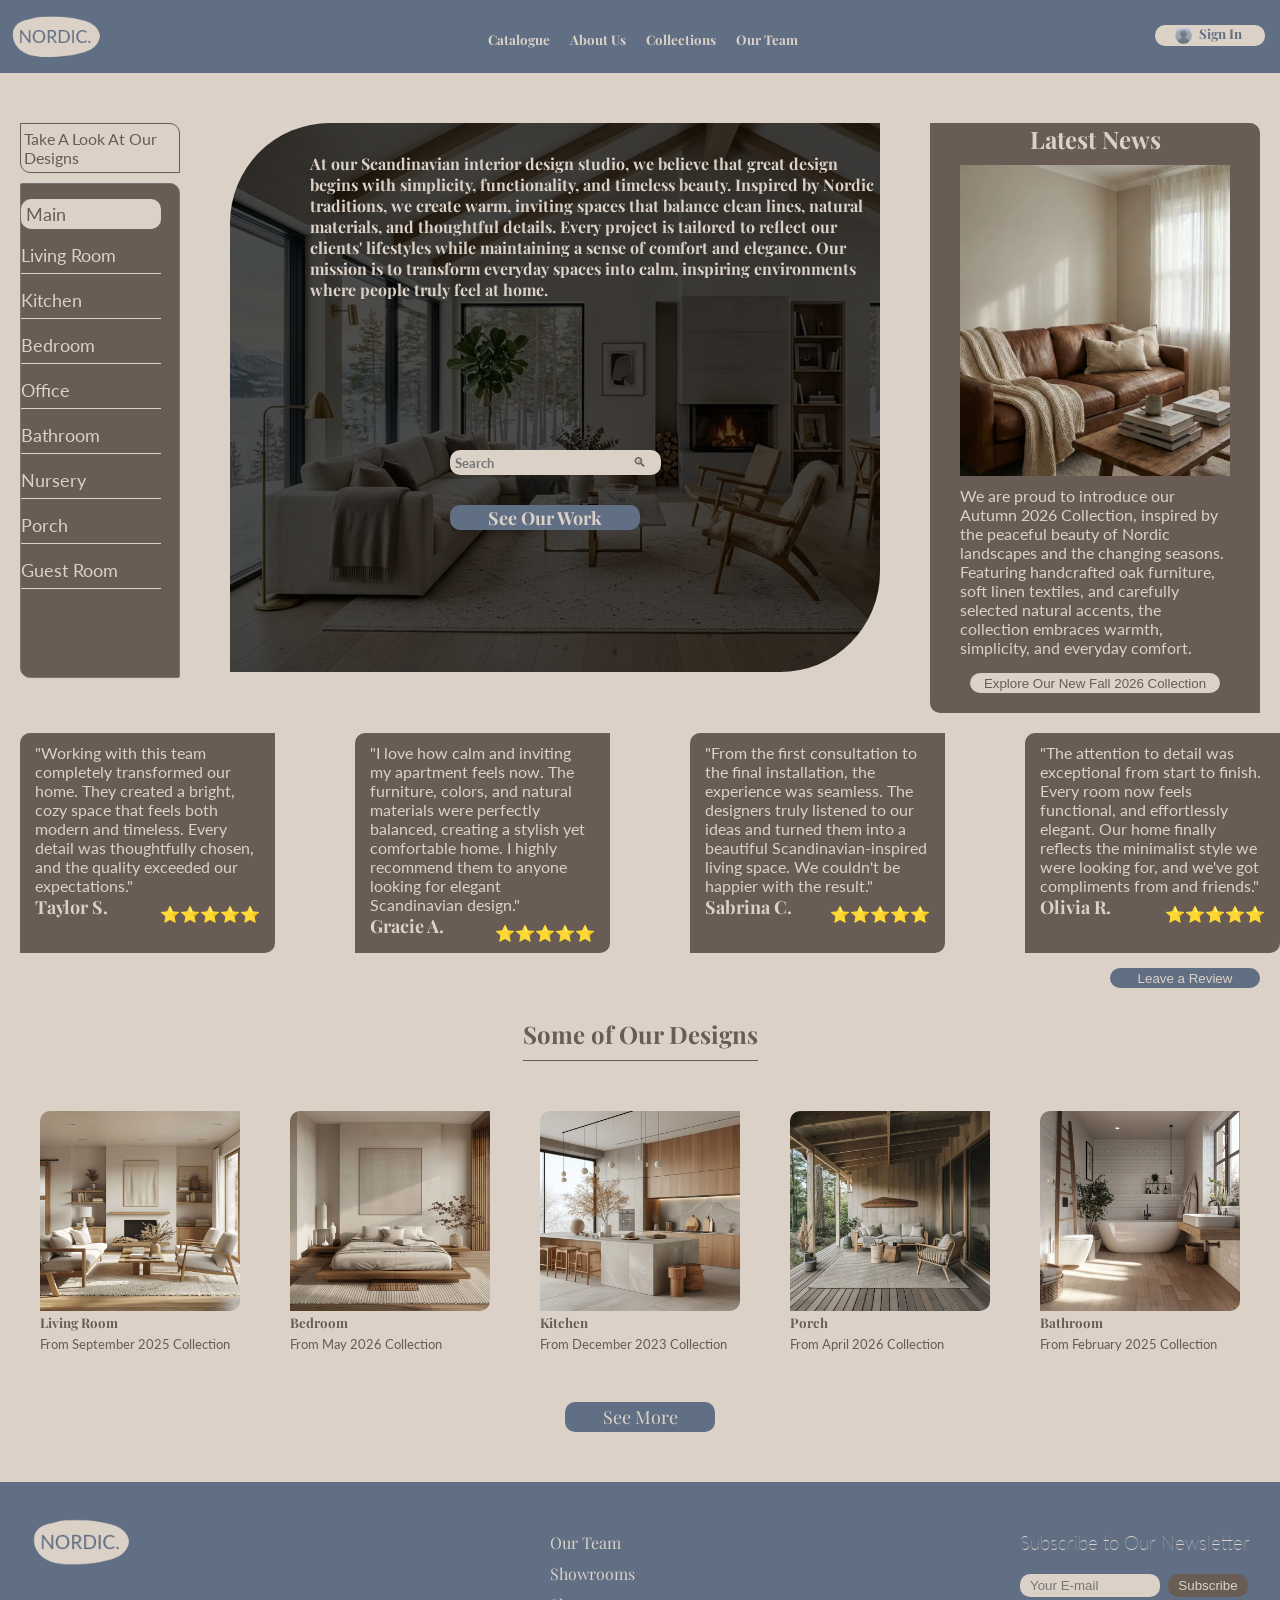
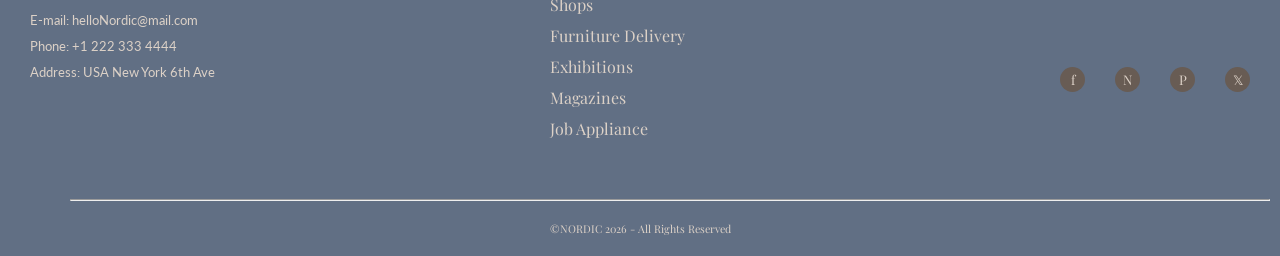
<file: index.html>
<!DOCTYPE html>
<html lang="en">
<head>
    <meta charset="UTF-8">
    <meta name="viewport" content="width=device-width, initial-scale=1.0">
    <link rel="stylesheet" href="style.css">
    <link rel="preconnect" href="https://fonts.googleapis.com">
    <link rel="preconnect" href="https://fonts.gstatic.com" crossorigin>
    <link href="https://fonts.googleapis.com/css2?family=Lato:wght@300;400;700&family=Playfair+Display:wght@400;600;700&display=swap" rel="stylesheet">
    <link rel="icon" type="image/png" href="images/favicon.png">
    <title>NORDIC.</title>
</head>
<body>
    <section class="container">
        <nav>
            <div class="nav-logo">
                <img id="nav-logo-img" src="images/logo.png">
            </div>
            <div class="nav-menu">
                <h5 id="nav-menu-items"><a href="catalogue.html" target="_blank">Catalogue</a></h6>
                <h5 id="nav-menu-items"><a href="about.html" target="_blank">About Us</a></h6>
                <h5 id="nav-menu-items"><a href="collections.html" target="_blank">Collections</a></h6>
                <h5 id="nav-menu-items"><a href="team.html" target="_blank">Our Team</a></h6>
            </div>
            <div class="nav-profile">
                <img id="profile-icon" src="images/profile-icon.png">
                <h5 id="profile"><a href="login.html" id="profile-link" target="_blank">Sign In</a></h5>
            </div>
        </nav>
        <section class="main-container">
            <section class="center">
                <div class="menu">
                    <a href="designs.html" id="head-option" target="_blank"><p>Take A Look At Our Designs</p></a>
                    <select size="19" onchange="location = this.value;">
                        <option id="main" value="index.html">Main</option>
                        <option value="designs.html">Living Room</option>
                        <option value="designs.html">Kitchen</option>
                        <option value="designs.html">Bedroom</option>
                        <option value="designs.html">Office</option>
                        <option value="designs.html">Bathroom</option>
                        <option value="designs.html">Nursery</option>
                        <option value="designs.html">Porch</option>
                        <option value="designs.html">Guest Room</option>
                    </select>
                </div>
                <div class="hero">
                    <p class="hero-description">At our Scandinavian interior design studio, 
                        we believe that great design begins with simplicity, 
                        functionality, and timeless beauty. Inspired by Nordic traditions, 
                        we create warm, inviting spaces that balance clean lines, natural 
                        materials, and thoughtful details. Every project is tailored to 
                        reflect our clients' lifestyles while maintaining a sense of comfort 
                        and elegance. Our mission is to transform everyday spaces into calm, 
                        inspiring environments where people truly feel at home.</p>
                    <div class="see-our-work">
                        <div class="search">
                            <form id="search">
                                <input id="search-box" type="text" placeholder="Search">
                            </form>
                            <button id="magnifying-glass">🔍︎</button>
                        </div>
                        <a href="designs.html" target="_blank"><button id="see-our-work-btn">See Our Work</button></a>
                    </div>
                </div>
                <div class="news">
                    <h2 id="latest-news">Latest News</h2>
                    <img id="news-img" src="images/news.png">
                    <div id="latest-news-info">
                        We are proud to introduce our Autumn 2026 Collection, inspired by the 
                        peaceful beauty of Nordic landscapes and the changing seasons. Featuring 
                        handcrafted oak furniture, soft linen textiles, and carefully selected 
                        natural accents, the collection embraces warmth, simplicity, and everyday 
                        comfort.
                    </div>
                    <a href="new.html" id="explore" target="_blank"><button id="explore-btn">Explore Our New Fall 2026 Collection</button></a>
                </div>
            </section>
            <section class="reviews">
                <div class="review-cards">
                    <div class="review-card" id="review1">
                        <p id="review">
                            "Working with this team completely transformed our home. They created a bright, 
                            cozy space that feels both modern and timeless. Every detail was thoughtfully 
                            chosen, and the quality exceeded our expectations."
                        </p>
                        <p id="reviewer">
                            Taylor S.
                        </p>
                        <p id="stars">⭐⭐⭐⭐⭐</p>
                    </div>
                    <div class="review-card">
                        <p id="review">
                            "I love how calm and inviting my apartment feels now. The furniture, colors, and 
                            natural materials were perfectly balanced, creating a stylish yet comfortable home. 
                            I highly recommend them to anyone looking for elegant Scandinavian design."
                        </p>
                        <p id="reviewer">
                            Gracie A.
                        </p>
                        <p id="stars">⭐⭐⭐⭐⭐</p>
                    </div>
                    <div class="review-card">
                        <p id="review">
                            "From the first consultation to the final installation, the experience was seamless. 
                            The designers truly listened to our ideas and turned them into a beautiful 
                            Scandinavian-inspired living space. We couldn't be happier with the result."
                        </p>
                        <p id="reviewer">
                            Sabrina C.
                        </p>
                        <p id="stars">⭐⭐⭐⭐⭐</p>
                    </div>
                    <div class="review-card" id="review4">
                        <p id="review">
                            "The attention to detail was exceptional from start to finish. Every room now feels 
                            functional, and effortlessly elegant. Our home finally reflects the 
                            minimalist style we were looking for, and we've got compliments from and friends."
                        </p>
                        <p id="reviewer">
                            Olivia R.
                        </p>
                        <p id="stars">⭐⭐⭐⭐⭐</p>
                    </div>
                </div>
                <a href="review.html" id="review" target="_blank"><button id="review-btn">Leave a Review</button></a>
            </section>
            <section class="designs">
                <h2 id="our-designs">Some of Our Designs</h2>
                <div class="designs-cards">
                    <div class="designs-card" id="card1">
                        <img id="design-img" src="images/design1.png">
                        <h5 id="design-name">Living Room</h5>
                        <div id="design-info">From September 2025 Collection</div>
                    </div>
                    <div class="designs-card">
                        <img id="design-img" src="images/design2.png">
                        <h5 id="design-name">Bedroom</h5>
                        <div id="design-info">From May 2026 Collection</div>
                    </div>
                    <div class="designs-card">
                        <img id="design-img" src="images/design3.png">
                        <h5 id="design-name">Kitchen</h5>
                        <div id="design-info">From December 2023 Collection</div>
                    </div>
                    <div class="designs-card">
                        <img id="design-img" src="images/design4.png">
                        <h5 id="design-name">Porch</h5>
                        <div id="design-info">From April 2026 Collection</div>
                    </div>
                    <div class="designs-card">
                        <img id="design-img" src="images/design5.png">
                        <h5 id="design-name">Bathroom</h5>
                        <div id="design-info">From February 2025 Collection</div>
                    </div>
                </div>
                <a href="designs.html" id="see-more" target="_blank"><button id="see-more-btn">See More</button></a>
            </section>
        </section>
        <footer>
            <div class="footer-info">
                <div class="about">
                    <img id="footer-logo-img" src="images/logo.png">
                    <p class="footer-abt">E-mail: helloNordic@mail.com</p>
                    <p class="footer-abt">Phone: +1 222 333 4444</p>
                    <p class="footer-abt">Address: USA New York 6th Ave</p>
                </div>
                <div class="links">
                    <a href="team.html" class="footer-link">Our Team</a>
                    <a href="showrooms.html" class="footer-link">Showrooms</a>
                    <a href="shops.html" class="footer-link">Shops</a>
                    <a href="delivery.html" class="footer-link">Furniture Delivery</a>
                    <a href="exhibitions.html" class="footer-link">Exhibitions</a>
                    <a href="magazines.html" class="footer-link">Magazines</a>
                    <a href="job.html" class="footer-link">Job Appliance</a>
                </div>
                <div class="newsletter-socials">
                    <div class="newsletter">
                        <h3 id="newsletter">Subscribe to Our Newsletter</h3>
                        <form id="newsletter-form">
                            <input id="email" type="text" placeholder="Your E-mail">
                            <button id="subscribe">Subscribe</button>
                        </form>
                    </div>
                    <div class="socials">
                        <button class="social">f</button>
                        <button class="social">N</button>
                        <button class="social">P</button>
                        <button class="social">𝕏</button>
                    </div>
                </div>
            </div>
            <hr>
            <h6 id="copyright">©NORDIC 2026 - All Rights Reserved</h6>
        </footer>
    </section>
</body>
</html>
</file>
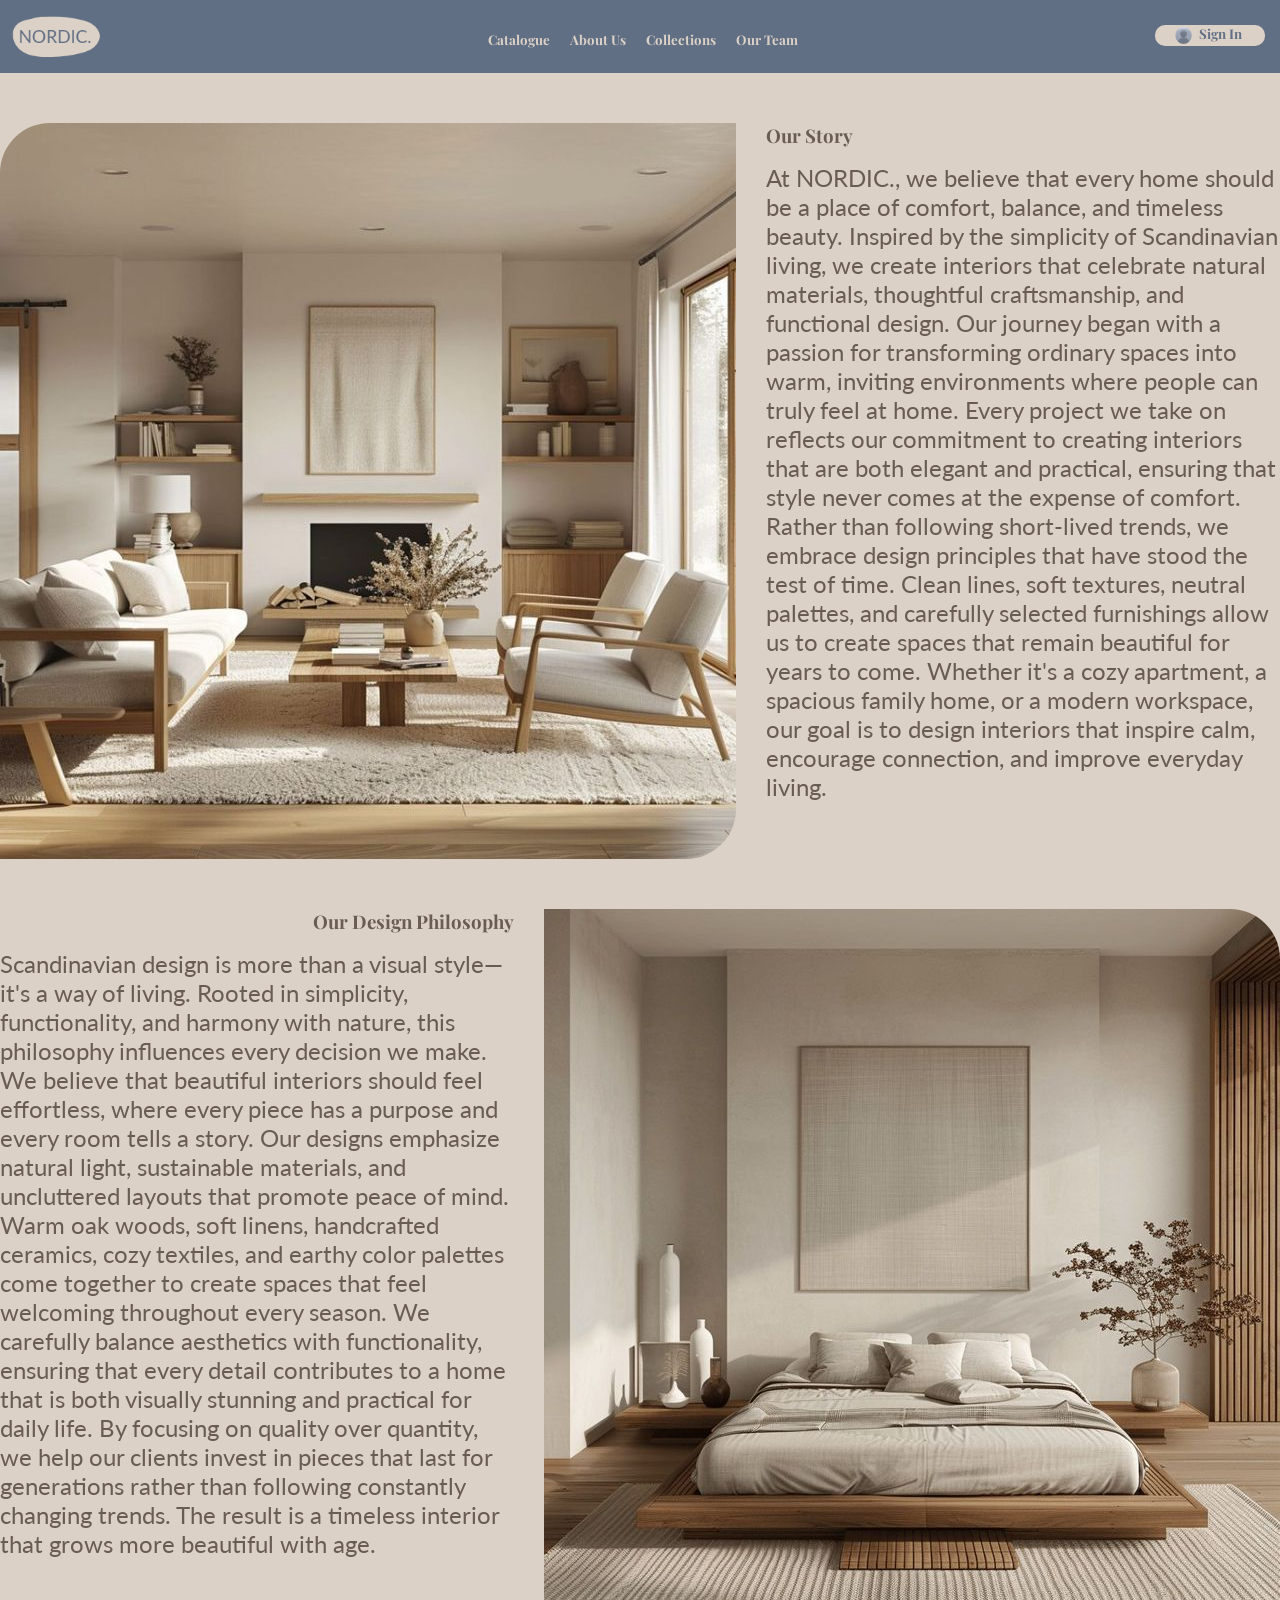
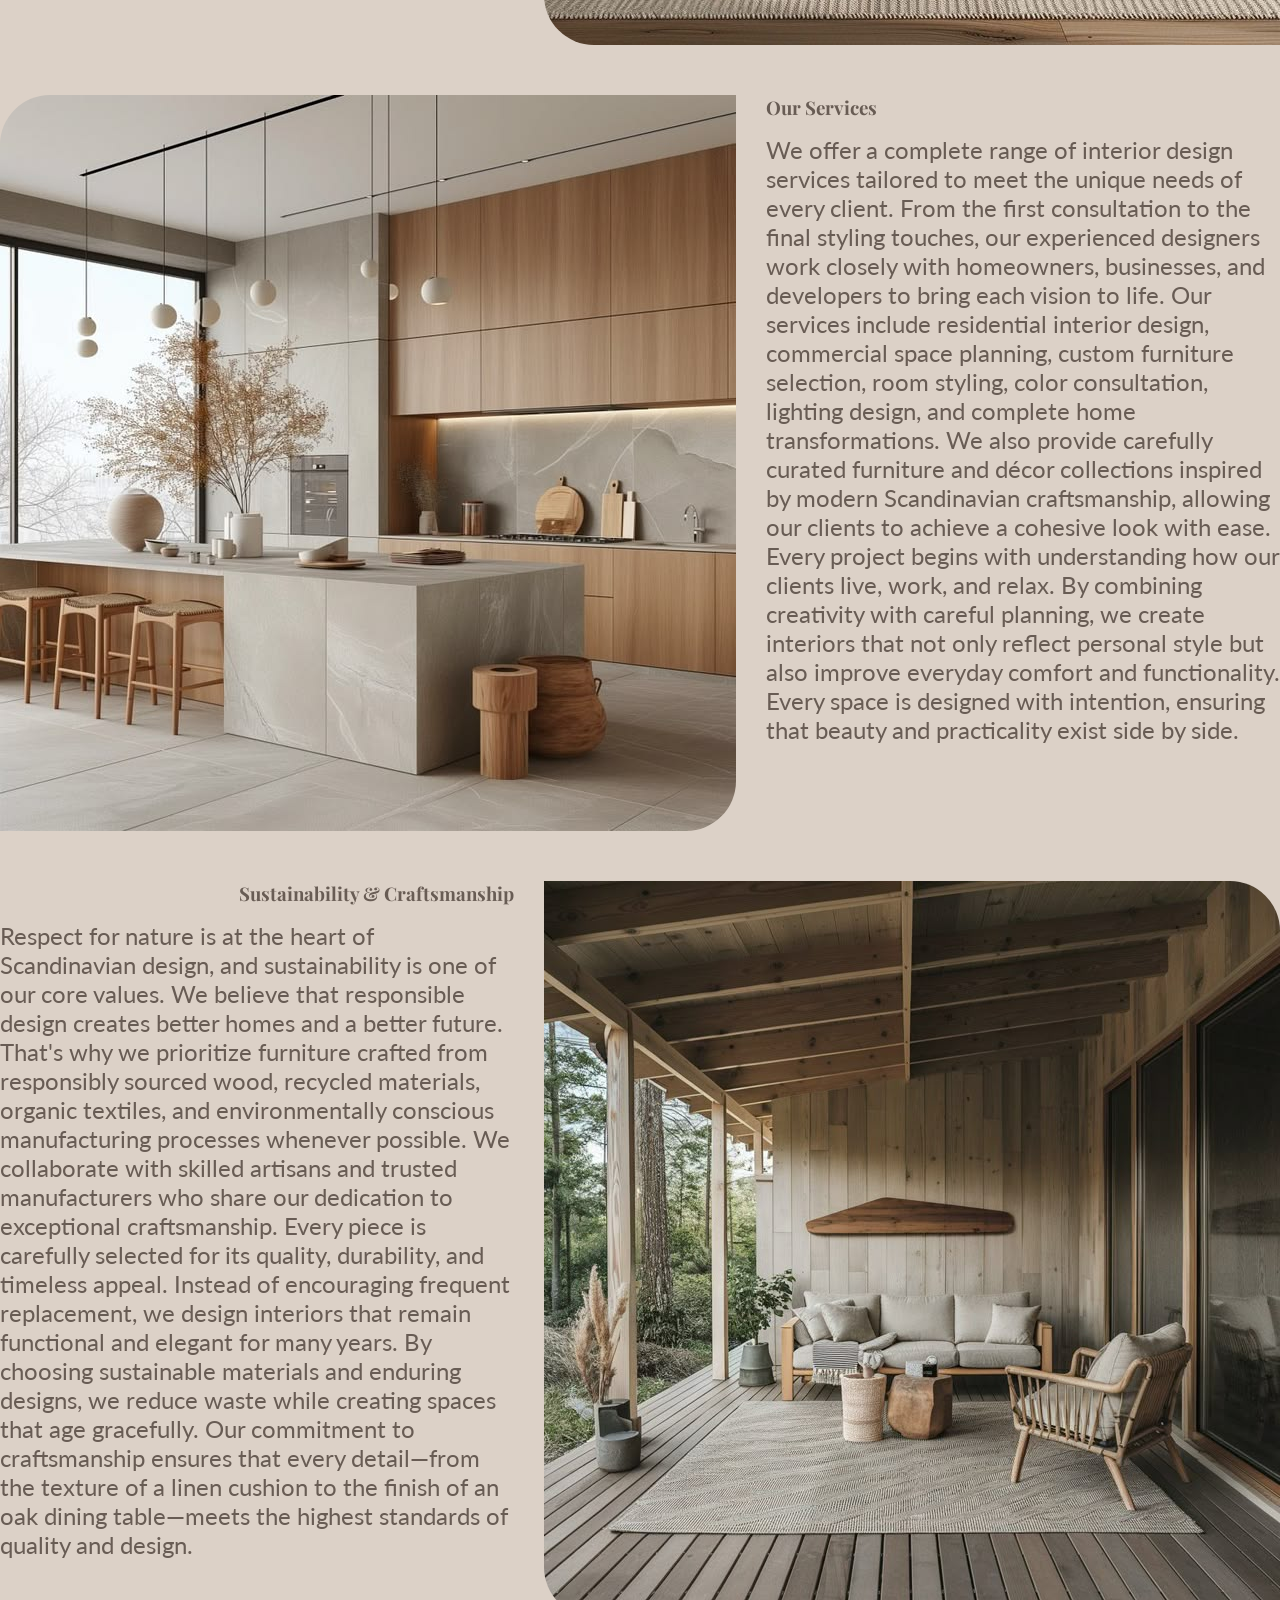
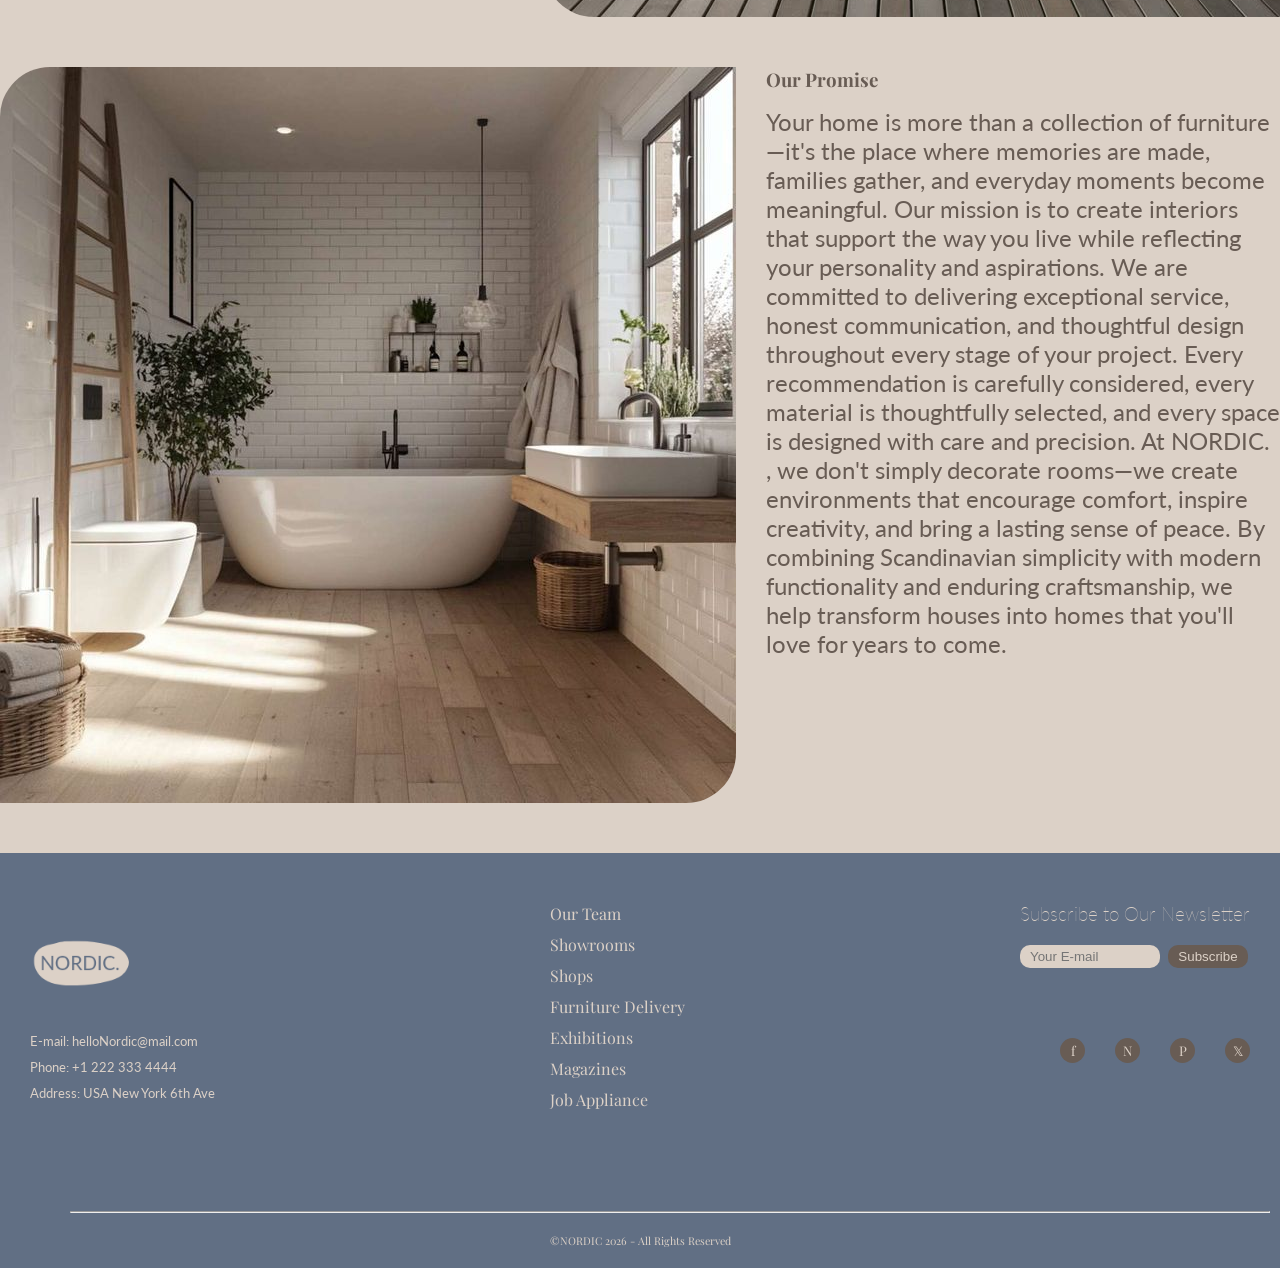
<file: about.html>
<!DOCTYPE html>
<html lang="en">
<head>
    <meta charset="UTF-8">
    <meta name="viewport" content="width=device-width, initial-scale=1.0">
    <link rel="stylesheet" href="about.css">
    <link rel="preconnect" href="https://fonts.googleapis.com">
    <link rel="preconnect" href="https://fonts.gstatic.com" crossorigin>
    <link href="https://fonts.googleapis.com/css2?family=Lato:wght@300;400;700&family=Playfair+Display:wght@400;600;700&display=swap" rel="stylesheet">
     <link rel="icon" type="image/png" href="images/favicon.png">
    <title>NORDIC. About Us</title>
</head>
<body>
    <section class="container">
        <nav>
            <div class="nav-logo">
                <a href="index.html"><img id="nav-logo-img" src="images/logo.png"></a>
            </div>
            <div class="nav-menu">
                <h5 id="nav-menu-items"><a href="catalogue.html" target="_blank">Catalogue</a></h6>
                <h5 id="nav-menu-items"><a href="about.html" target="_blank">About Us</a></h6>
                <h5 id="nav-menu-items"><a href="collections.html" target="_blank">Collections</a></h6>
                <h5 id="nav-menu-items"><a href="team.html" target="_blank">Our Team</a></h6>
            </div>
            <div class="nav-profile">
                <img id="profile-icon" src="images/profile-icon.png">
                <h5 id="profile"><a href="login.html" id="profile-link" target="_blank">Sign In</a></h5>
            </div>
        </nav>
        <section class="about">
            <div class="abt-card-left">
                <img id="abt-img-left" src="images/design1.png">
                <div id="card-left">
                    <h1 id="abt-title">Our Story</h1>
                    <p id="abt">
                        At NORDIC., we believe that every home should be a place of comfort, 
                        balance, and timeless beauty. Inspired by the simplicity of Scandinavian living, we 
                        create interiors that celebrate natural materials, thoughtful craftsmanship, and 
                        functional design. Our journey began with a passion for transforming ordinary spaces 
                        into warm, inviting environments where people can truly feel at home. Every project 
                        we take on reflects our commitment to creating interiors that are both elegant and 
                        practical, ensuring that style never comes at the expense of comfort. Rather than 
                        following short-lived trends, we embrace design principles that have stood the test of 
                        time. Clean lines, soft textures, neutral palettes, and carefully selected furnishings 
                        allow us to create spaces that remain beautiful for years to come. Whether it's a cozy 
                        apartment, a spacious family home, or a modern workspace, our goal is to design interiors 
                        that inspire calm, encourage connection, and improve everyday living.
                    </p>
                </div>
            </div>
            <div class="abt-card-right">
                <img id="abt-img-right" src="images/design2.png">
                <div id="card-right">
                    <h1 id="abt-title-right">Our Design Philosophy</h1>
                    <p id="abt">
                        Scandinavian design is more than a visual style—it's a way of living. Rooted in simplicity, 
                        functionality, and harmony with nature, this philosophy influences every decision we make. 
                        We believe that beautiful interiors should feel effortless, where every piece has a purpose 
                        and every room tells a story. Our designs emphasize natural light, sustainable materials, and 
                        uncluttered layouts that promote peace of mind. Warm oak woods, soft linens, handcrafted ceramics, 
                        cozy textiles, and earthy color palettes come together to create spaces that feel welcoming throughout 
                        every season. We carefully balance aesthetics with functionality, ensuring that every detail contributes 
                        to a home that is both visually stunning and practical for daily life. By focusing on quality over quantity, 
                        we help our clients invest in pieces that last for generations rather than following constantly changing 
                        trends. The result is a timeless interior that grows more beautiful with age.
                    </p>
                </div>
            </div>
            <div class="abt-card-left">
                <img id="abt-img-left" src="images/design3.png">
                <div id="card-left">
                    <h1 id="abt-title">Our Services</h1>
                    <p id="abt">
                        We offer a complete range of interior design services tailored to meet the unique needs of every client. 
                        From the first consultation to the final styling touches, our experienced designers work closely with 
                        homeowners, businesses, and developers to bring each vision to life. Our services include residential 
                        interior design, commercial space planning, custom furniture selection, room styling, color consultation, 
                        lighting design, and complete home transformations. We also provide carefully curated furniture and décor 
                        collections inspired by modern Scandinavian craftsmanship, allowing our clients to achieve a cohesive look 
                        with ease. Every project begins with understanding how our clients live, work, and relax. By combining 
                        creativity with careful planning, we create interiors that not only reflect personal style but also 
                        improve everyday comfort and functionality. Every space is designed with intention, ensuring that beauty 
                        and practicality exist side by side.
                    </p>
                </div>
            </div>
            <div class="abt-card-right">
                <img id="abt-img-right" src="images/design4.png">
                <div id="card-right">
                    <h1 id="abt-title-right">Sustainability & Craftsmanship</h1>
                    <p id="abt">
                        Respect for nature is at the heart of Scandinavian design, and sustainability is one of our core values. 
                        We believe that responsible design creates better homes and a better future. That's why we prioritize 
                        furniture crafted from responsibly sourced wood, recycled materials, organic textiles, and environmentally 
                        conscious manufacturing processes whenever possible. We collaborate with skilled artisans and trusted 
                        manufacturers who share our dedication to exceptional craftsmanship. Every piece is carefully selected for 
                        its quality, durability, and timeless appeal. Instead of encouraging frequent replacement, we design interiors 
                        that remain functional and elegant for many years. By choosing sustainable materials and enduring designs, we 
                        reduce waste while creating spaces that age gracefully. Our commitment to craftsmanship ensures that every 
                        detail—from the texture of a linen cushion to the finish of an oak dining table—meets the highest standards of 
                        quality and design.
                    </p>
                </div>
            </div>
            <div class="abt-card-left" id="last-card">
                <img id="abt-img-left" src="images/design5.png">
                <div id="card-left">
                    <h1 id="abt-title">Our Promise</h1>
                    <p id="abt">
                        Your home is more than a collection of furniture—it's the place where memories are made, families gather, and 
                        everyday moments become meaningful. Our mission is to create interiors that support the way you live while 
                        reflecting your personality and aspirations. We are committed to delivering exceptional service, honest 
                        communication, and thoughtful design throughout every stage of your project. Every recommendation is carefully 
                        considered, every material is thoughtfully selected, and every space is designed with care and precision. At 
                        NORDIC. , we don't simply decorate rooms—we create environments that encourage comfort, inspire 
                        creativity, and bring a lasting sense of peace. By combining Scandinavian simplicity with modern functionality 
                        and enduring craftsmanship, we help transform houses into homes that you'll love for years to come.
                    </p>
                </div>
            </div>
        </section>
        <footer>
            <div class="footer-info">
                <div class="about">
                    <img id="footer-logo-img" src="images/logo.png">
                    <p class="footer-abt">E-mail: helloNordic@mail.com</p>
                    <p class="footer-abt">Phone: +1 222 333 4444</p>
                    <p class="footer-abt">Address: USA New York 6th Ave</p>
                </div>
                <div class="links">
                    <a href="team.html" class="footer-link">Our Team</a>
                    <a href="showrooms.html" class="footer-link">Showrooms</a>
                    <a href="shops.html" class="footer-link">Shops</a>
                    <a href="delivery.html" class="footer-link">Furniture Delivery</a>
                    <a href="exhibitions.html" class="footer-link">Exhibitions</a>
                    <a href="magazines.html" class="footer-link">Magazines</a>
                    <a href="job.html" class="footer-link">Job Appliance</a>
                </div>
                <div class="newsletter-socials">
                    <div class="newsletter">
                        <h3 id="newsletter">Subscribe to Our Newsletter</h3>
                        <form id="newsletter-form">
                            <input id="email" type="text" placeholder="Your E-mail">
                            <button id="subscribe">Subscribe</button>
                        </form>
                    </div>
                    <div class="socials">
                        <button class="social">f</button>
                        <button class="social">N</button>
                        <button class="social">P</button>
                        <button class="social">𝕏</button>
                    </div>
                </div>
            </div>
            <hr>
            <h6 id="copyright">©NORDIC 2026 - All Rights Reserved</h6>
        </footer>
    </section>
</body>
</file>
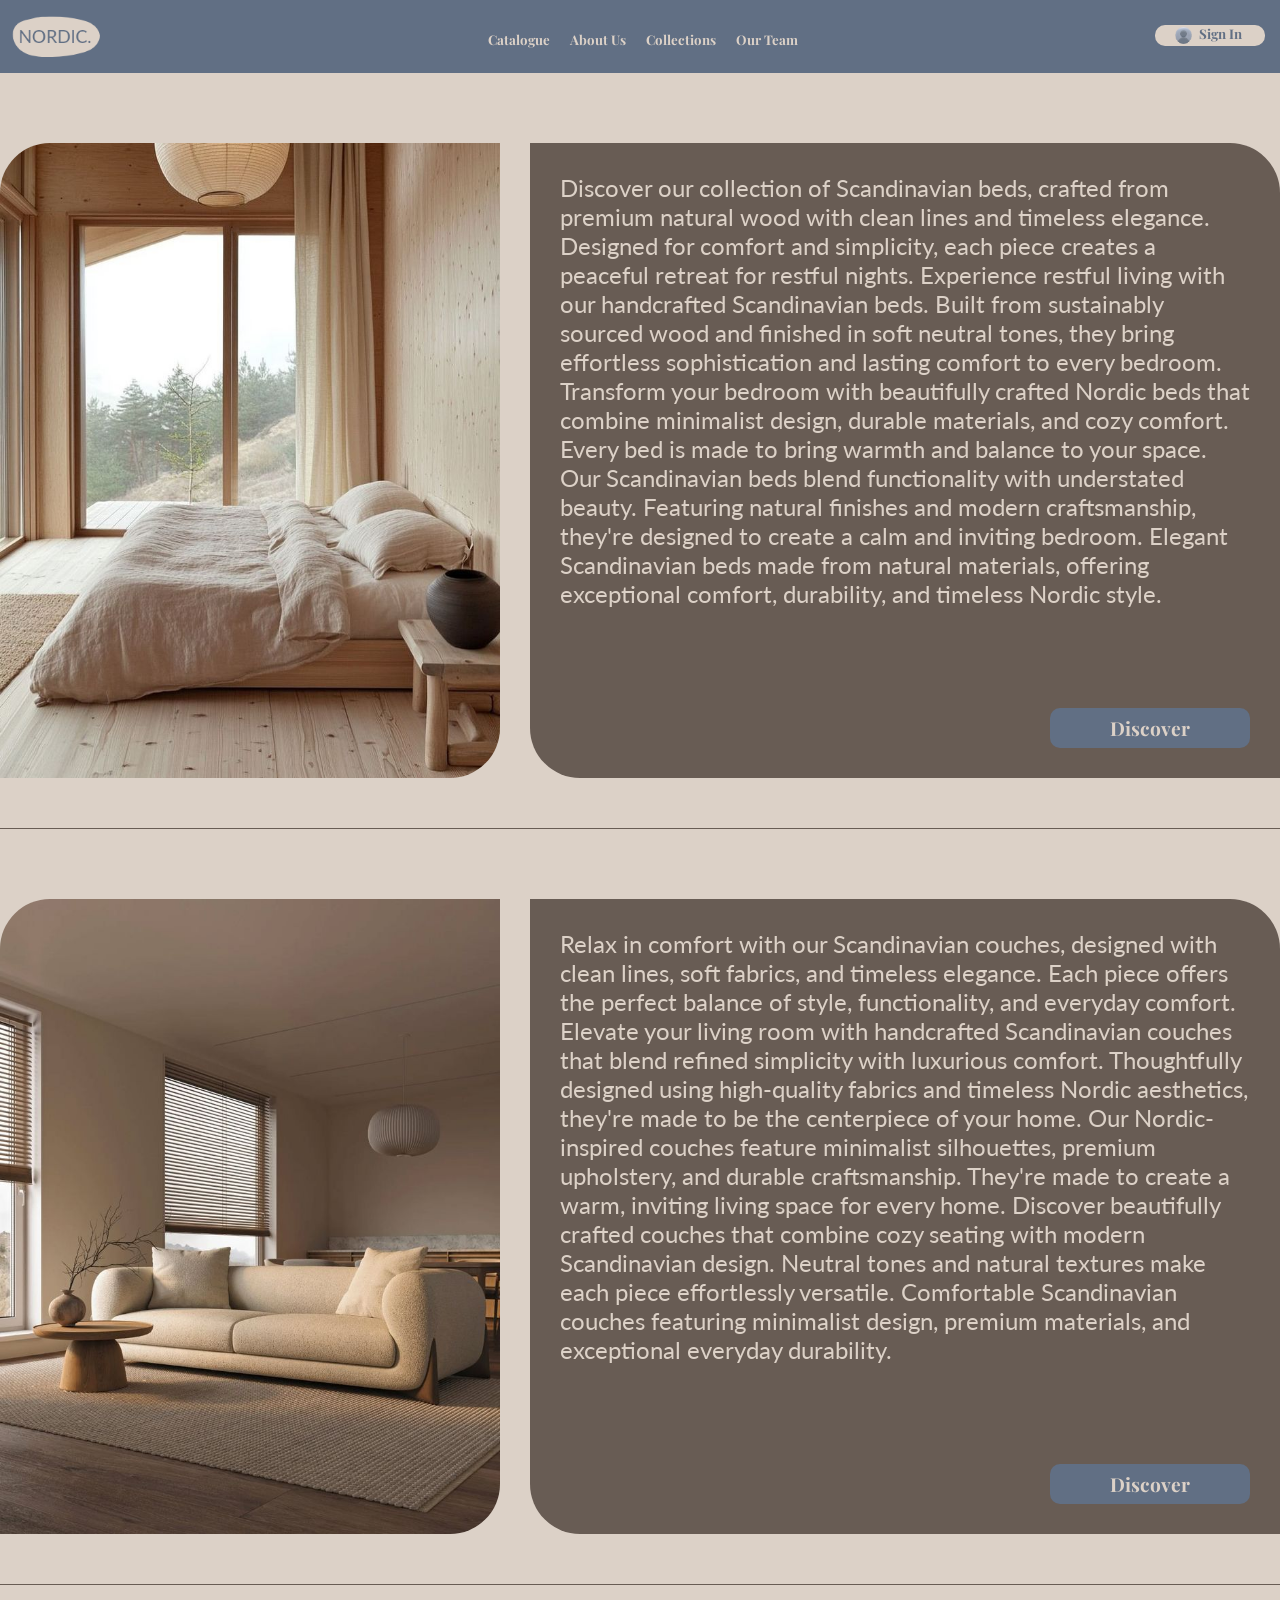
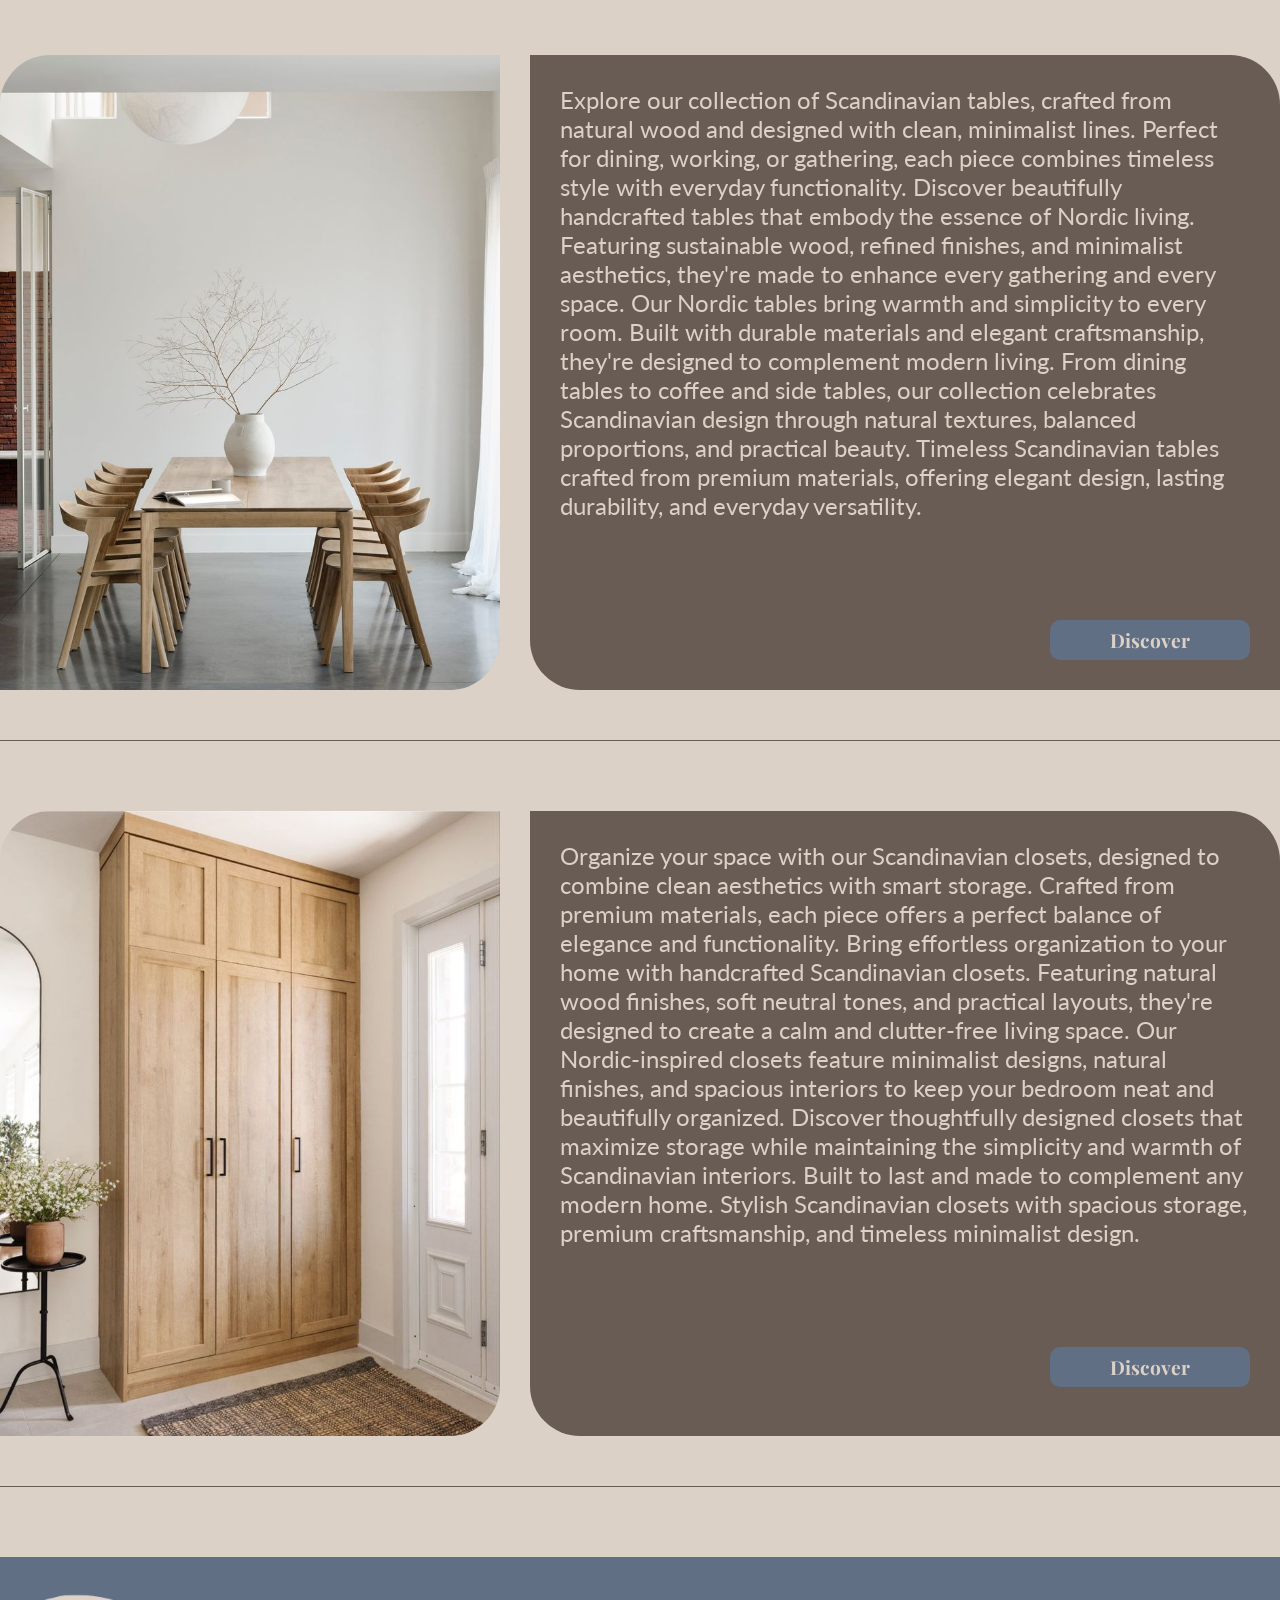
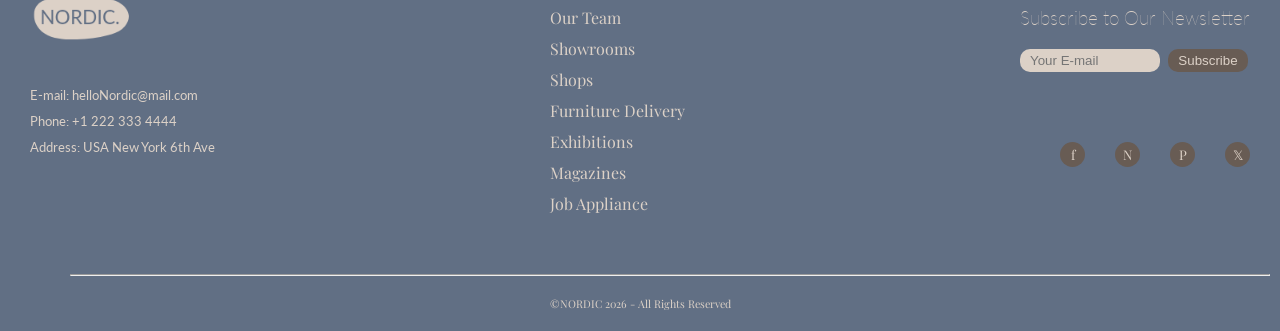
<file: catalogue.html>
<!DOCTYPE html>
<html lang="en">
<head>
    <meta charset="UTF-8">
    <meta name="viewport" content="width=device-width, initial-scale=1.0">
    <link rel="stylesheet" href="catalogue.css">
    <link rel="preconnect" href="https://fonts.googleapis.com">
    <link rel="preconnect" href="https://fonts.gstatic.com" crossorigin>
    <link href="https://fonts.googleapis.com/css2?family=Lato:wght@300;400;700&family=Playfair+Display:wght@400;600;700&display=swap" rel="stylesheet">
     <link rel="icon" type="image/png" href="images/favicon.png">
    <title>NORDIC. Catalogue</title>
</head>
<body>
    <section class="container">
        <nav>
            <div class="nav-logo">
                <a href="index.html"><img id="nav-logo-img" src="images/logo.png"></a>
            </div>
            <div class="nav-menu">
                <h5 id="nav-menu-items"><a href="catalogue.html">Catalogue</a></h6>
                <h5 id="nav-menu-items"><a href="about.html">About Us</a></h6>
                <h5 id="nav-menu-items"><a href="collections.html">Collections</a></h6>
                <h5 id="nav-menu-items"><a href="team.html">Our Team</a></h6>
            </div>
            <div class="nav-profile">
                <img id="profile-icon" src="images/profile-icon.png">
                <h5 id="profile"><a href="login.html" id="profile-link" target="_blank">Sign In</a></h5>
            </div>
        </nav>
        <div class="catalogue">
            <div class="catalogue-card">
                <img id="catalogue-img" src="images/bed.png">
                <div class="card-info">
                    <div id="catalogue-description">
                        Discover our collection of Scandinavian beds, crafted from premium natural wood with 
                        clean lines and timeless elegance. Designed for comfort and simplicity, each piece 
                        creates a peaceful retreat for restful nights. Experience restful living with our 
                        handcrafted Scandinavian beds. Built from sustainably sourced wood and finished in 
                        soft neutral tones, they bring effortless sophistication and lasting comfort to every 
                        bedroom. Transform your bedroom with beautifully crafted Nordic beds that combine 
                        minimalist design, durable materials, and cozy comfort. Every bed is made to bring 
                        warmth and balance to your space. Our Scandinavian beds blend functionality with 
                        understated beauty. Featuring natural finishes and modern craftsmanship, they're 
                        designed to create a calm and inviting bedroom. Elegant Scandinavian beds made from 
                        natural materials, offering exceptional comfort, durability, and timeless Nordic style.
                    </div>
                    <button id="discover">Discover</button>
                </div>
            </div>
            <div class="catalogue-card">
                <img id="catalogue-img" src="images/couch.png">
                <div class="card-info">
                    <div id="catalogue-description">
                        Relax in comfort with our Scandinavian couches, designed with clean lines, soft 
                        fabrics, and timeless elegance. Each piece offers the perfect balance of style, 
                        functionality, and everyday comfort. Elevate your living room with handcrafted 
                        Scandinavian couches that blend refined simplicity with luxurious comfort. 
                        Thoughtfully designed using high-quality fabrics and timeless Nordic aesthetics, 
                        they're made to be the centerpiece of your home. Our Nordic-inspired couches 
                        feature minimalist silhouettes, premium upholstery, and durable craftsmanship. 
                        They're made to create a warm, inviting living space for every home. Discover 
                        beautifully crafted couches that combine cozy seating with modern Scandinavian 
                        design. Neutral tones and natural textures make each piece effortlessly versatile. 
                        Comfortable Scandinavian couches featuring minimalist design, premium materials, 
                        and exceptional everyday durability.
                    </div>
                    <button id="discover">Discover</button>
                </div>
            </div>
            <div class="catalogue-card">
                <img id="catalogue-img" src="images/table.png">
                <div class="card-info">
                    <div id="catalogue-description">
                        Explore our collection of Scandinavian tables, crafted from natural wood and designed 
                        with clean, minimalist lines. Perfect for dining, working, or gathering, each piece 
                        combines timeless style with everyday functionality. Discover beautifully handcrafted 
                        tables that embody the essence of Nordic living. Featuring sustainable wood, refined 
                        finishes, and minimalist aesthetics, they're made to enhance every gathering and every space. 
                        Our Nordic tables bring warmth and simplicity to every room. Built with durable materials and 
                        elegant craftsmanship, they're designed to complement modern living. From dining tables to coffee 
                        and side tables, our collection celebrates Scandinavian design through natural textures, balanced 
                        proportions, and practical beauty. Timeless Scandinavian tables crafted from premium materials, 
                        offering elegant design, lasting durability, and everyday versatility.
                    </div>
                    <button id="discover">Discover</button>
                </div>
            </div>
            <div class="catalogue-card" id="last-card">
                <img id="catalogue-img" src="images/closet.png">
                <div class="card-info">
                    <div id="catalogue-description">
                        Organize your space with our Scandinavian closets, designed to combine clean aesthetics 
                        with smart storage. Crafted from premium materials, each piece offers a perfect balance 
                        of elegance and functionality. Bring effortless organization to your home with handcrafted 
                        Scandinavian closets. Featuring natural wood finishes, soft neutral tones, and practical 
                        layouts, they're designed to create a calm and clutter-free living space. Our Nordic-inspired 
                        closets feature minimalist designs, natural finishes, and spacious interiors to keep your 
                        bedroom neat and beautifully organized. Discover thoughtfully designed closets that maximize 
                        storage while maintaining the simplicity and warmth of Scandinavian interiors. Built to last 
                        and made to complement any modern home. Stylish Scandinavian closets with spacious storage, 
                        premium craftsmanship, and timeless minimalist design.
                    </div>
                    <button id="discover">Discover</button>
                </div>
            </div>
        </div>
        <footer>
            <div class="footer-info">
                <div class="about">
                    <img id="footer-logo-img" src="images/logo.png">
                    <p class="footer-abt">E-mail: helloNordic@mail.com</p>
                    <p class="footer-abt">Phone: +1 222 333 4444</p>
                    <p class="footer-abt">Address: USA New York 6th Ave</p>
                </div>
                <div class="links">
                    <a href="team.html" class="footer-link">Our Team</a>
                    <a href="showrooms.html" class="footer-link">Showrooms</a>
                    <a href="shops.html" class="footer-link">Shops</a>
                    <a href="delivery.html" class="footer-link">Furniture Delivery</a>
                    <a href="exhibitions.html" class="footer-link">Exhibitions</a>
                    <a href="magazines.html" class="footer-link">Magazines</a>
                    <a href="job.html" class="footer-link">Job Appliance</a>
                </div>
                <div class="newsletter-socials">
                    <div class="newsletter">
                        <h3 id="newsletter">Subscribe to Our Newsletter</h3>
                        <form id="newsletter-form">
                            <input id="email" type="text" placeholder="Your E-mail">
                            <button id="subscribe">Subscribe</button>
                        </form>
                    </div>
                    <div class="socials">
                        <button class="social">f</button>
                        <button class="social">N</button>
                        <button class="social">P</button>
                        <button class="social">𝕏</button>
                    </div>
                </div>
            </div>
            <hr>
            <h6 id="copyright">©NORDIC 2026 - All Rights Reserved</h6>
        </footer>
    </section>
</body>
</file>
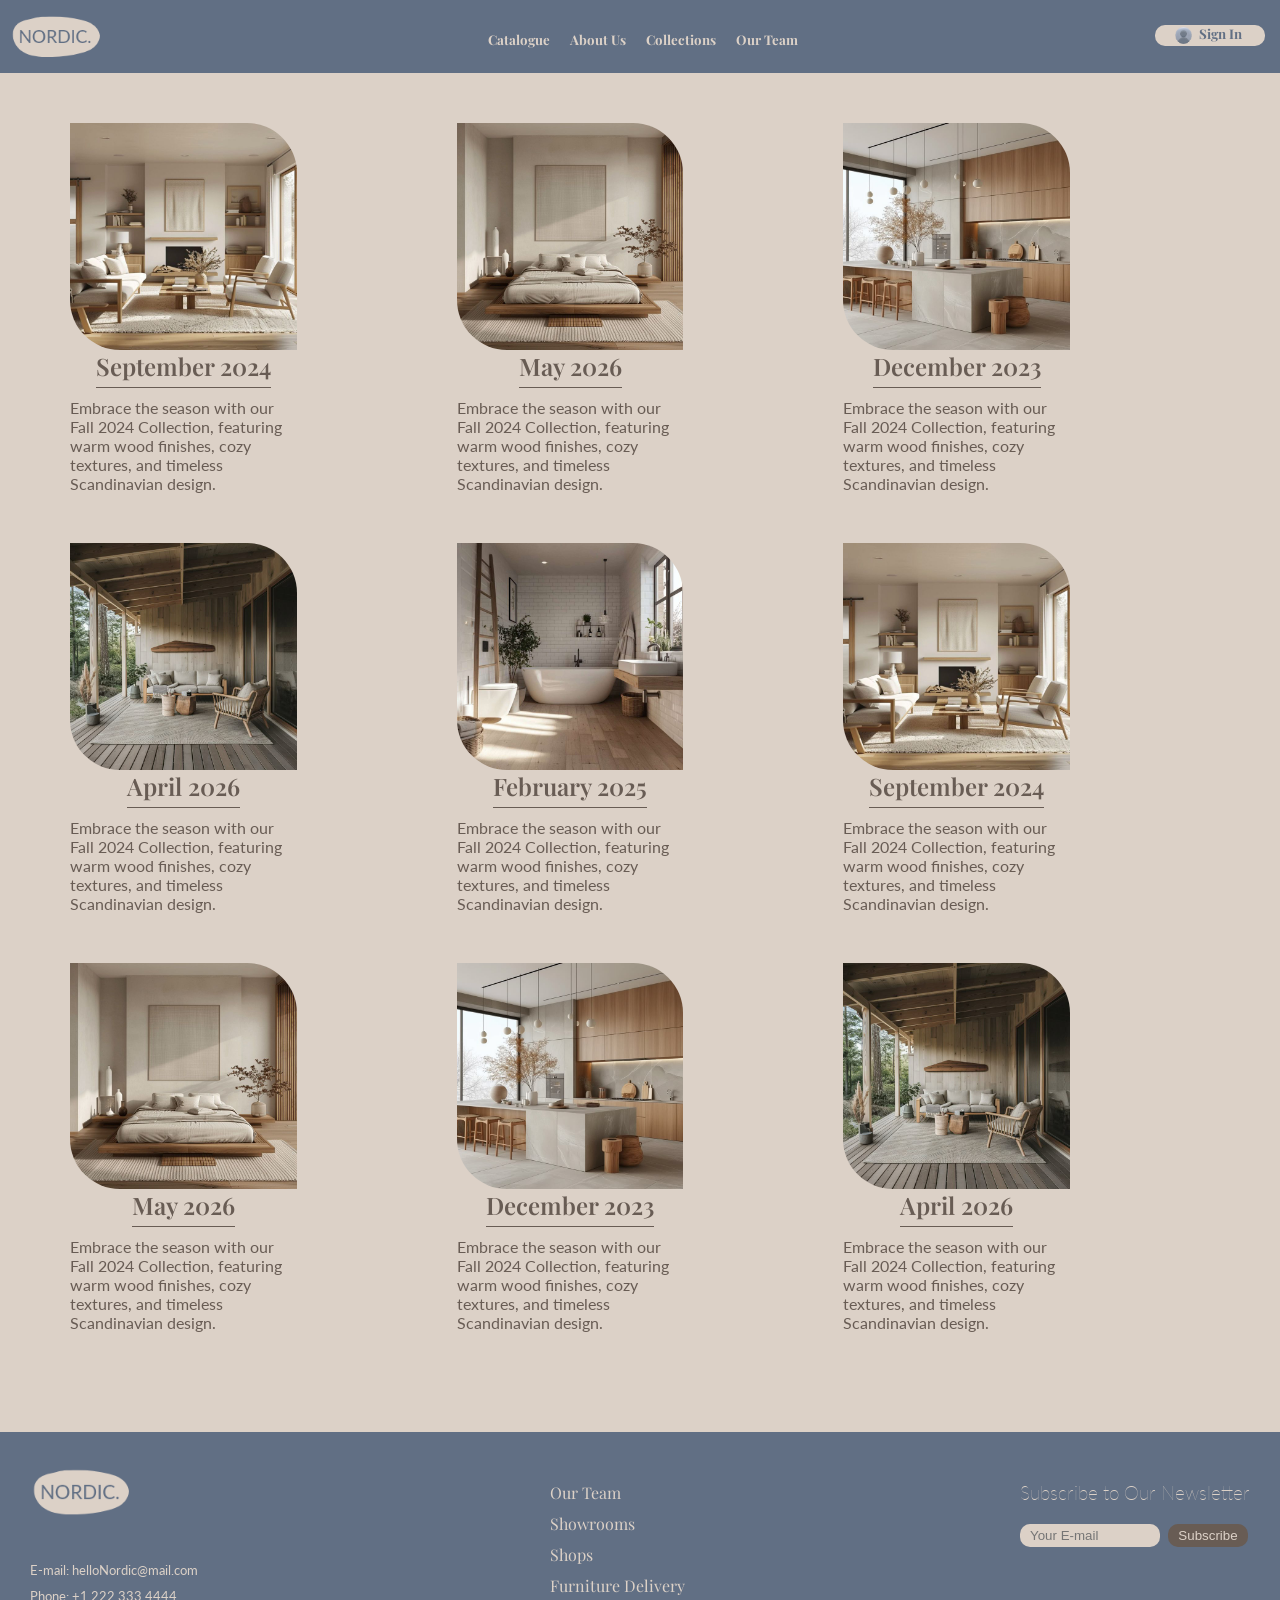
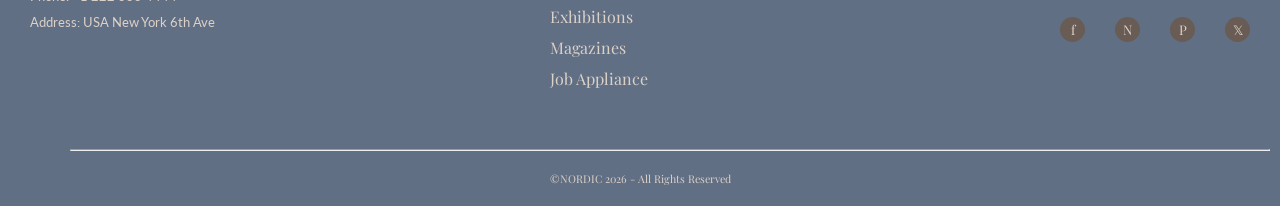
<file: collections.html>
<!DOCTYPE html>
<html lang="en">
<head>
    <meta charset="UTF-8">
    <meta name="viewport" content="width=device-width, initial-scale=1.0">
    <link rel="stylesheet" href="collections.css">
    <link rel="preconnect" href="https://fonts.googleapis.com">
    <link rel="preconnect" href="https://fonts.gstatic.com" crossorigin>
    <link href="https://fonts.googleapis.com/css2?family=Lato:wght@300;400;700&family=Playfair+Display:wght@400;600;700&display=swap" rel="stylesheet">
     <link rel="icon" type="image/png" href="images/favicon.png">
    <title>NORDIC. Collections</title>
</head>
<body>
    <section class="container">
        <nav>
            <div class="nav-logo">
                <a href="index.html"><img id="nav-logo-img" src="images/logo.png"></a>
            </div>
            <div class="nav-menu">
                <h5 id="nav-menu-items"><a href="catalogue.html" target="_blank">Catalogue</a></h6>
                <h5 id="nav-menu-items"><a href="about.html" target="_blank">About Us</a></h6>
                <h5 id="nav-menu-items"><a href="collections.html" target="_blank">Collections</a></h6>
                <h5 id="nav-menu-items"><a href="team.html" target="_blank">Our Team</a></h6>
            </div>
            <div class="nav-profile">
                <img id="profile-icon" src="images/profile-icon.png">
                <h5 id="profile"><a href="login.html" id="profile-link" target="_blank">Sign In</a></h5>
            </div>
        </nav>
        <div class="collections">
            <div class="collections-row">
                <div class="collection-card">
                    <img id="collection-img" src="images/design1.png">
                    <h2 id="collection-name">September 2024</h2>
                    <p id="description">Embrace the season with our Fall 2024 Collection, 
                        featuring warm wood finishes, cozy textures, and timeless 
                        Scandinavian design.
                    </p>
                </div>
                <div class="collection-card">
                    <img id="collection-img" src="images/design2.png">
                    <h2 id="collection-name">May 2026</h2>
                    <p id="description">Embrace the season with our Fall 2024 Collection, 
                        featuring warm wood finishes, cozy textures, and timeless 
                        Scandinavian design.
                    </p>
                </div>
                <div class="collection-card" id="last-card">
                    <img id="collection-img" src="images/design3.png">
                    <h2 id="collection-name">December 2023</h2>
                    <p id="description">Embrace the season with our Fall 2024 Collection, 
                        featuring warm wood finishes, cozy textures, and timeless 
                        Scandinavian design.
                    </p>
                </div>
            </div>
            <div class="collections-row">
                <div class="collection-card">
                    <img id="collection-img" src="images/design4.png">
                    <h2 id="collection-name">April 2026</h2>
                    <p id="description">Embrace the season with our Fall 2024 Collection, 
                        featuring warm wood finishes, cozy textures, and timeless 
                        Scandinavian design.
                    </p>
                </div>
                <div class="collection-card">
                    <img id="collection-img" src="images/design5.png">
                    <h2 id="collection-name">February 2025</h2>
                    <p id="description">Embrace the season with our Fall 2024 Collection, 
                        featuring warm wood finishes, cozy textures, and timeless 
                        Scandinavian design.
                    </p>
                </div>
                <div class="collection-card" id="last-card">
                    <img id="collection-img" src="images/design1.png">
                    <h2 id="collection-name">September 2024</h2>
                    <p id="description">Embrace the season with our Fall 2024 Collection, 
                        featuring warm wood finishes, cozy textures, and timeless 
                        Scandinavian design.
                    </p>
                </div>
            </div>
            <div class="collections-row">
                <div class="collection-card">
                    <img id="collection-img" src="images/design2.png">
                    <h2 id="collection-name">May 2026</h2>
                    <p id="description">Embrace the season with our Fall 2024 Collection, 
                        featuring warm wood finishes, cozy textures, and timeless 
                        Scandinavian design.
                    </p>
                </div>
                <div class="collection-card">
                    <img id="collection-img" src="images/design3.png">
                    <h2 id="collection-name">December 2023</h2>
                    <p id="description">Embrace the season with our Fall 2024 Collection, 
                        featuring warm wood finishes, cozy textures, and timeless 
                        Scandinavian design.
                    </p>
                </div>
                <div class="collection-card" id="last-card">
                    <img id="collection-img" src="images/design4.png">
                    <h2 id="collection-name">April 2026</h2>
                    <p id="description">Embrace the season with our Fall 2024 Collection, 
                        featuring warm wood finishes, cozy textures, and timeless 
                        Scandinavian design.
                    </p>
                </div>
            </div>
        </div>
    </section>
    <footer>
            <div class="footer-info">
                <div class="about">
                    <img id="footer-logo-img" src="images/logo.png">
                    <p class="footer-abt">E-mail: helloNordic@mail.com</p>
                    <p class="footer-abt">Phone: +1 222 333 4444</p>
                    <p class="footer-abt">Address: USA New York 6th Ave</p>
                </div>
                <div class="links">
                    <a href="team.html" class="footer-link">Our Team</a>
                    <a href="showrooms.html" class="footer-link">Showrooms</a>
                    <a href="shops.html" class="footer-link">Shops</a>
                    <a href="delivery.html" class="footer-link">Furniture Delivery</a>
                    <a href="exhibitions.html" class="footer-link">Exhibitions</a>
                    <a href="magazines.html" class="footer-link">Magazines</a>
                    <a href="job.html" class="footer-link">Job Appliance</a>
                </div>
                <div class="newsletter-socials">
                    <div class="newsletter">
                        <h3 id="newsletter">Subscribe to Our Newsletter</h3>
                        <form id="newsletter-form">
                            <input id="email" type="text" placeholder="Your E-mail">
                            <button id="subscribe">Subscribe</button>
                        </form>
                    </div>
                    <div class="socials">
                        <button class="social">f</button>
                        <button class="social">N</button>
                        <button class="social">P</button>
                        <button class="social">𝕏</button>
                    </div>
                </div>
            </div>
            <hr>
            <h6 id="copyright">©NORDIC 2026 - All Rights Reserved</h6>
        </footer>
</body>
</file>
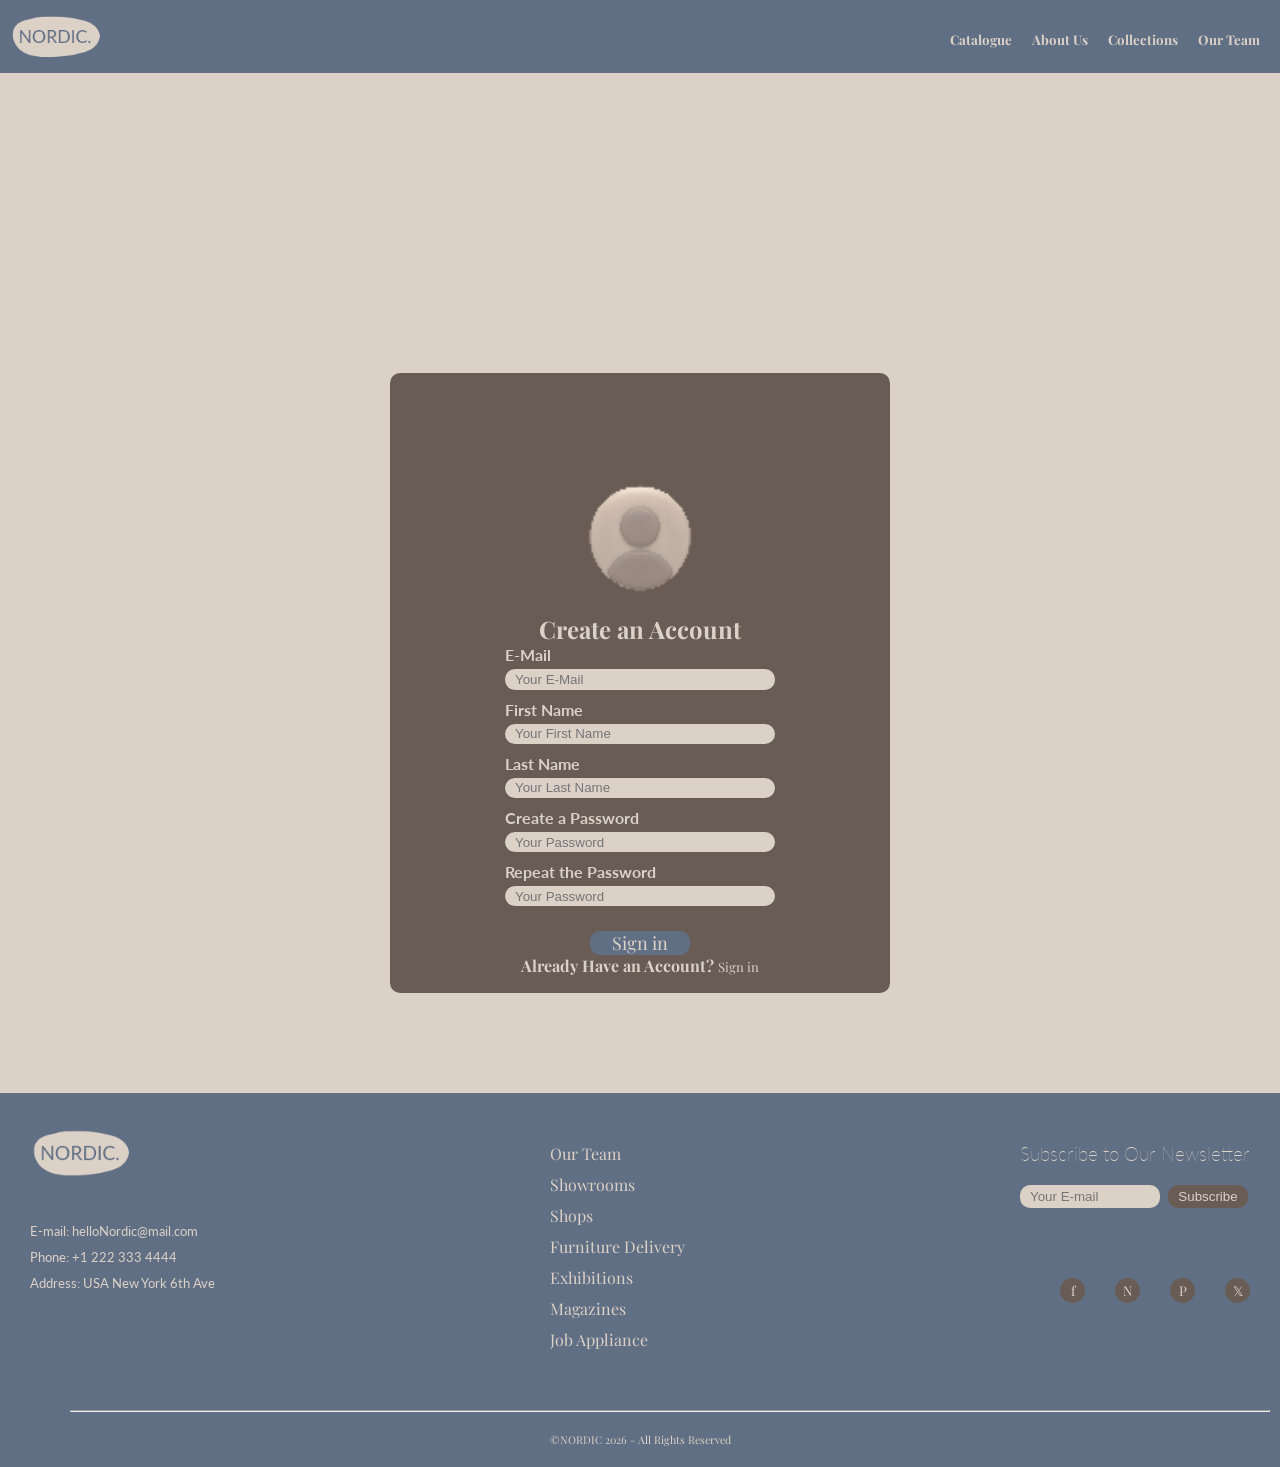
<file: create.html>
<!DOCTYPE html>
<html lang="en">
<head>
    <meta charset="UTF-8">
    <meta name="viewport" content="width=device-width, initial-scale=1.0">
    <link rel="stylesheet" href="login.css">
    <link rel="preconnect" href="https://fonts.googleapis.com">
    <link rel="preconnect" href="https://fonts.gstatic.com" crossorigin>
    <link href="https://fonts.googleapis.com/css2?family=Lato:wght@300;400;700&family=Playfair+Display:wght@400;600;700&display=swap" rel="stylesheet">
     <link rel="icon" type="image/png" href="images/favicon.png">
    <title>NORDIC. Create an Account</title>
</head>
<body>
    <section class="container">
        <nav>
            <div class="nav-logo">
                <a href="index.html"><img id="nav-logo-img" src="images/logo.png"></a>
            </div>
            <div class="nav-menu">
                <h5 id="nav-menu-items">Catalogue</h6>
                <h5 id="nav-menu-items">About Us</h6>
                <h5 id="nav-menu-items">Collections</h6>
                <h5 id="nav-menu-items">Our Team</h6>
            </div>
        </nav>
        <div class="login-box">
            <img id="profile-icon" src="images/profile-icon2.png">
            <h2 id="sign-in">Create an Account</h4>
            <form class="sign-in-form">
                <h4 class="username-password">E-Mail</h4>
                <input id="username-password" type="text" placeholder="Your E-Mail">
                <h4 class="username-password">First Name</h4>
                <input id="username-password" type="text" placeholder="Your First Name">
                <h4 class="username-password">Last Name</h4>
                <input id="username-password" type="text" placeholder="Your Last Name">
                <h4 class="username-password">Create a Password</h4>
                <input id="username-password" type="text" placeholder="Your Password">
                <h4 class="username-password">Repeat the Password</h4>
                <input id="username-password" type="text" placeholder="Your Password">
                <button id="sign-in-btn">Sign in</button>
            </form>
            <h5 id="create">Already Have an Account? <a href="login.html">Sign in</a></h5>
        </div>
        <footer>
                <div class="footer-info">
                    <div class="about">
                        <img id="footer-logo-img" src="images/logo.png">
                        <p class="footer-abt">E-mail: helloNordic@mail.com</p>
                        <p class="footer-abt">Phone: +1 222 333 4444</p>
                        <p class="footer-abt">Address: USA New York 6th Ave</p>
                    </div>
                    <div class="links">
                    <a href="team.html" class="footer-link">Our Team</a>
                    <a href="showrooms.html" class="footer-link">Showrooms</a>
                    <a href="shops.html" class="footer-link">Shops</a>
                    <a href="delivery.html" class="footer-link">Furniture Delivery</a>
                    <a href="exhibitions.html" class="footer-link">Exhibitions</a>
                    <a href="magazines.html" class="footer-link">Magazines</a>
                    <a href="job.html" class="footer-link">Job Appliance</a>
                    </div>
                    <div class="newsletter-socials">
                        <div class="newsletter">
                            <h3 id="newsletter">Subscribe to Our Newsletter</h3>
                            <form id="newsletter-form">
                                <input id="email" type="text" placeholder="Your E-mail">
                                <button id="subscribe">Subscribe</button>
                            </form>
                        </div>
                        <div class="socials">
                            <button class="social">f</button>
                            <button class="social">N</button>
                            <button class="social">P</button>
                            <button class="social">𝕏</button>
                        </div>
                    </div>
                </div>
                <hr>
                <h6 id="copyright">©NORDIC 2026 - All Rights Reserved</h6>
            </footer>
    </section>
</body>
</html>
</file>
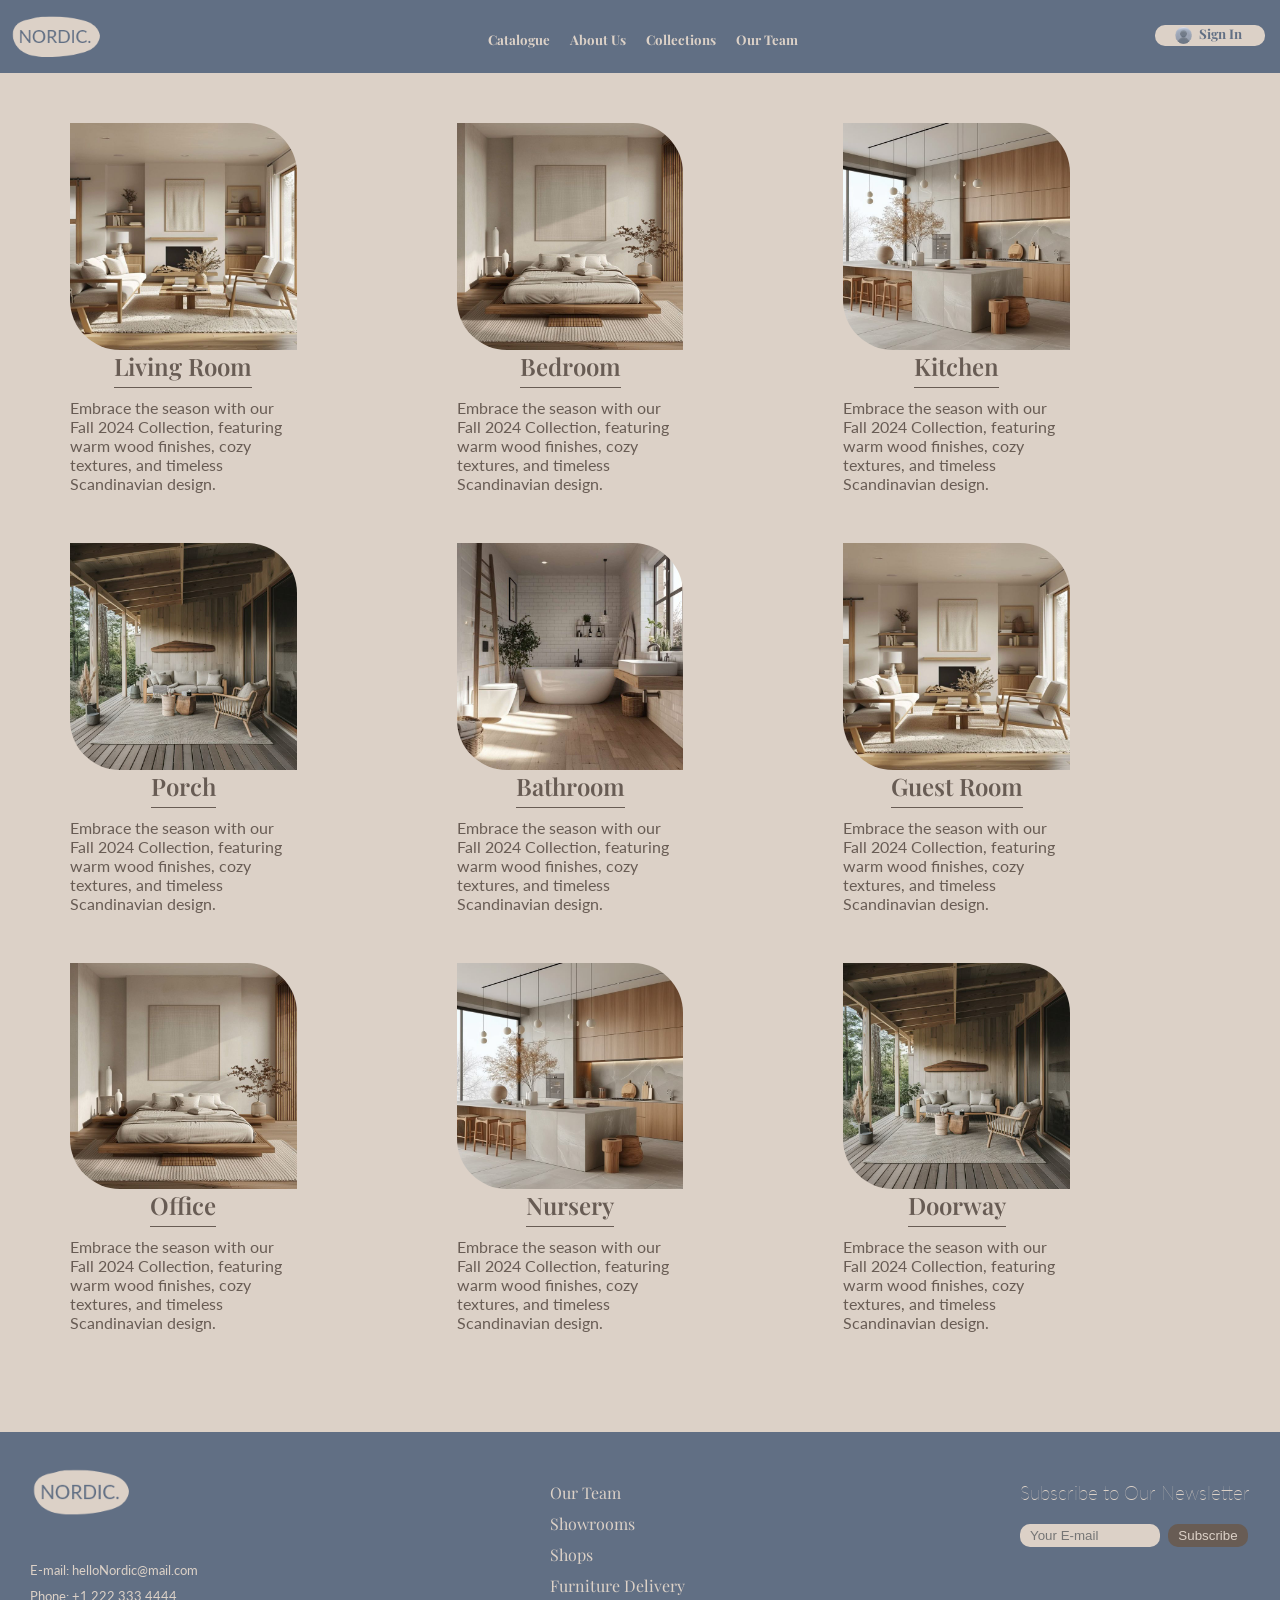
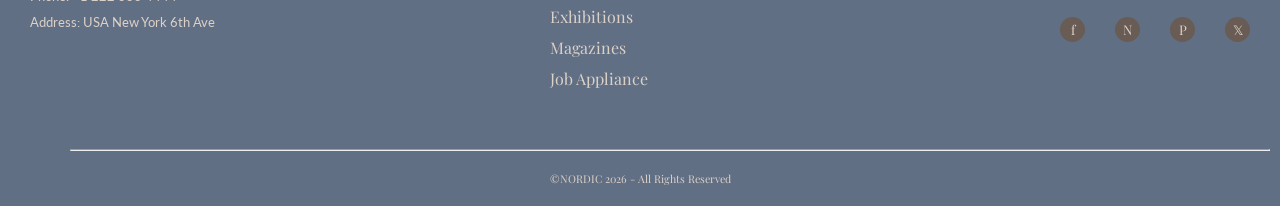
<file: designs.html>
<!DOCTYPE html>
<html lang="en">
<head>
    <meta charset="UTF-8">
    <meta name="viewport" content="width=device-width, initial-scale=1.0">
    <link rel="stylesheet" href="collections.css">
    <link rel="preconnect" href="https://fonts.googleapis.com">
    <link rel="preconnect" href="https://fonts.gstatic.com" crossorigin>
    <link href="https://fonts.googleapis.com/css2?family=Lato:wght@300;400;700&family=Playfair+Display:wght@400;600;700&display=swap" rel="stylesheet">
     <link rel="icon" type="image/png" href="images/favicon.png">
    <title>NORDIC. Designs</title>
</head>
<body>
    <section class="container">
        <nav>
            <div class="nav-logo">
                <a href="index.html"><img id="nav-logo-img" src="images/logo.png"></a>
            </div>
            <div class="nav-menu">
                <h5 id="nav-menu-items"><a href="catalogue.html" target="_blank">Catalogue</a></h6>
                <h5 id="nav-menu-items"><a href="about.html" target="_blank">About Us</a></h6>
                <h5 id="nav-menu-items"><a href="collections.html" target="_blank">Collections</a></h6>
                <h5 id="nav-menu-items"><a href="team.html" target="_blank">Our Team</a></h6>
            </div>
            <div class="nav-profile">
                <img id="profile-icon" src="images/profile-icon.png">
                <h5 id="profile"><a href="login.html" id="profile-link" target="_blank">Sign In</a></h5>
            </div>
        </nav>
        <div class="collections">
            <div class="collections-row">
                <div class="collection-card">
                    <img id="collection-img" src="images/design1.png">
                    <h2 id="collection-name">Living Room</h2>
                    <p id="description">Embrace the season with our Fall 2024 Collection, 
                        featuring warm wood finishes, cozy textures, and timeless 
                        Scandinavian design.
                    </p>
                </div>
                <div class="collection-card">
                    <img id="collection-img" src="images/design2.png">
                    <h2 id="collection-name">Bedroom</h2>
                    <p id="description">Embrace the season with our Fall 2024 Collection, 
                        featuring warm wood finishes, cozy textures, and timeless 
                        Scandinavian design.
                    </p>
                </div>
                <div class="collection-card" id="last-card">
                    <img id="collection-img" src="images/design3.png">
                    <h2 id="collection-name">Kitchen</h2>
                    <p id="description">Embrace the season with our Fall 2024 Collection, 
                        featuring warm wood finishes, cozy textures, and timeless 
                        Scandinavian design.
                    </p>
                </div>
            </div>
            <div class="collections-row">
                <div class="collection-card">
                    <img id="collection-img" src="images/design4.png">
                    <h2 id="collection-name">Porch</h2>
                    <p id="description">Embrace the season with our Fall 2024 Collection, 
                        featuring warm wood finishes, cozy textures, and timeless 
                        Scandinavian design.
                    </p>
                </div>
                <div class="collection-card">
                    <img id="collection-img" src="images/design5.png">
                    <h2 id="collection-name">Bathroom</h2>
                    <p id="description">Embrace the season with our Fall 2024 Collection, 
                        featuring warm wood finishes, cozy textures, and timeless 
                        Scandinavian design.
                    </p>
                </div>
                <div class="collection-card" id="last-card">
                    <img id="collection-img" src="images/design1.png">
                    <h2 id="collection-name">Guest Room</h2>
                    <p id="description">Embrace the season with our Fall 2024 Collection, 
                        featuring warm wood finishes, cozy textures, and timeless 
                        Scandinavian design.
                    </p>
                </div>
            </div>
            <div class="collections-row">
                <div class="collection-card">
                    <img id="collection-img" src="images/design2.png">
                    <h2 id="collection-name">Office</h2>
                    <p id="description">Embrace the season with our Fall 2024 Collection, 
                        featuring warm wood finishes, cozy textures, and timeless 
                        Scandinavian design.
                    </p>
                </div>
                <div class="collection-card">
                    <img id="collection-img" src="images/design3.png">
                    <h2 id="collection-name">Nursery</h2>
                    <p id="description">Embrace the season with our Fall 2024 Collection, 
                        featuring warm wood finishes, cozy textures, and timeless 
                        Scandinavian design.
                    </p>
                </div>
                <div class="collection-card" id="last-card">
                    <img id="collection-img" src="images/design4.png">
                    <h2 id="collection-name">Doorway</h2>
                    <p id="description">Embrace the season with our Fall 2024 Collection, 
                        featuring warm wood finishes, cozy textures, and timeless 
                        Scandinavian design.
                    </p>
                </div>
            </div>
        </div>
    </section>
    <footer>
            <div class="footer-info">
                <div class="about">
                    <img id="footer-logo-img" src="images/logo.png">
                    <p class="footer-abt">E-mail: helloNordic@mail.com</p>
                    <p class="footer-abt">Phone: +1 222 333 4444</p>
                    <p class="footer-abt">Address: USA New York 6th Ave</p>
                </div>
                <div class="links">
                    <a href="team.html" class="footer-link">Our Team</a>
                    <a href="showrooms.html" class="footer-link">Showrooms</a>
                    <a href="shops.html" class="footer-link">Shops</a>
                    <a href="delivery.html" class="footer-link">Furniture Delivery</a>
                    <a href="exhibitions.html" class="footer-link">Exhibitions</a>
                    <a href="magazines.html" class="footer-link">Magazines</a>
                    <a href="job.html" class="footer-link">Job Appliance</a>
                </div>
                <div class="newsletter-socials">
                    <div class="newsletter">
                        <h3 id="newsletter">Subscribe to Our Newsletter</h3>
                        <form id="newsletter-form">
                            <input id="email" type="text" placeholder="Your E-mail">
                            <button id="subscribe">Subscribe</button>
                        </form>
                    </div>
                    <div class="socials">
                        <button class="social">f</button>
                        <button class="social">N</button>
                        <button class="social">P</button>
                        <button class="social">𝕏</button>
                    </div>
                </div>
            </div>
            <hr>
            <h6 id="copyright">©NORDIC 2026 - All Rights Reserved</h6>
        </footer>
</body>
</file>
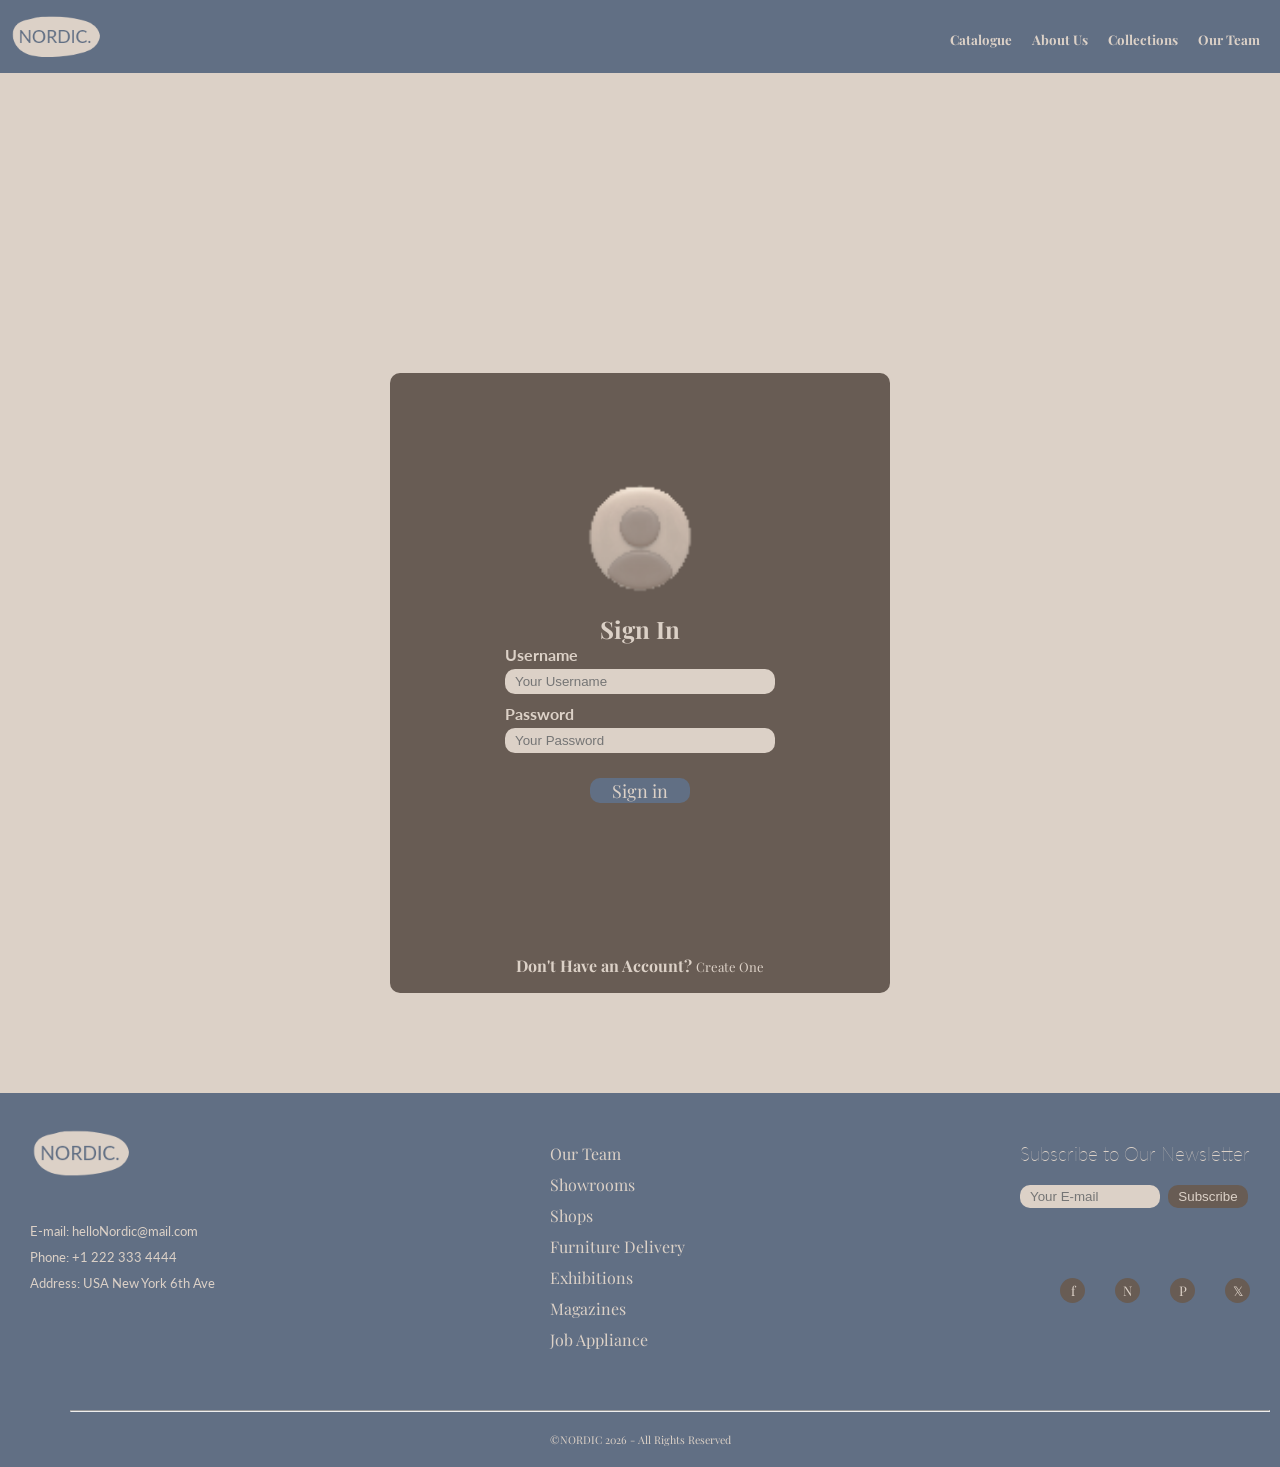
<file: login.html>
<!DOCTYPE html>
<html lang="en">
<head>
    <meta charset="UTF-8">
    <meta name="viewport" content="width=device-width, initial-scale=1.0">
    <link rel="stylesheet" href="login.css">
    <link rel="preconnect" href="https://fonts.googleapis.com">
    <link rel="preconnect" href="https://fonts.gstatic.com" crossorigin>
    <link href="https://fonts.googleapis.com/css2?family=Lato:wght@300;400;700&family=Playfair+Display:wght@400;600;700&display=swap" rel="stylesheet">
     <link rel="icon" type="image/png" href="images/favicon.png">
    <title>NORDIC. Log in</title>
</head>
<body>
    <section class="container">
        <nav>
            <div class="nav-logo">
                <a href="index.html"><img id="nav-logo-img" src="images/logo.png"></a>
            </div>
            <div class="nav-menu">
                <h5 id="nav-menu-items"><a href="catalogue.html" target="_blank">Catalogue</a></h6>
                <h5 id="nav-menu-items"><a href="catalogue.html" target="_blank">About Us</a></h6>
                <h5 id="nav-menu-items"><a href="catalogue.html" target="_blank">Collections</a></h6>
                <h5 id="nav-menu-items"><a href="catalogue.html" target="_blank">Our Team</a></h6>
            </div>
        </nav>
        <div class="login-box">
            <img id="profile-icon" src="images/profile-icon2.png">
            <h2 id="sign-in">Sign In</h4>
            <form class="sign-in-form">
                <h4 class="username-password">Username</h4>
                <input id="username-password" type="text" placeholder="Your Username">
                <h4 class="username-password">Password</h4>
                <input id="username-password" type="text" placeholder="Your Password">
                <button id="sign-in-btn">Sign in</button>
            </form>
            <h5 id="create">Don't Have an Account? <a href="create.html">Create One</a></h5>
        </div>
        <footer>
                <div class="footer-info">
                    <div class="about">
                        <img id="footer-logo-img" src="images/logo.png">
                        <p class="footer-abt">E-mail: helloNordic@mail.com</p>
                        <p class="footer-abt">Phone: +1 222 333 4444</p>
                        <p class="footer-abt">Address: USA New York 6th Ave</p>
                    </div>
                    <div class="links">
                    <a href="team.html" class="footer-link">Our Team</a>
                    <a href="showrooms.html" class="footer-link">Showrooms</a>
                    <a href="shops.html" class="footer-link">Shops</a>
                    <a href="delivery.html" class="footer-link">Furniture Delivery</a>
                    <a href="exhibitions.html" class="footer-link">Exhibitions</a>
                    <a href="magazines.html" class="footer-link">Magazines</a>
                    <a href="job.html" class="footer-link">Job Appliance</a>
                    </div>
                    <div class="newsletter-socials">
                        <div class="newsletter">
                            <h3 id="newsletter">Subscribe to Our Newsletter</h3>
                            <form id="newsletter-form">
                                <input id="email" type="text" placeholder="Your E-mail">
                                <button id="subscribe">Subscribe</button>
                            </form>
                        </div>
                        <div class="socials">
                            <button class="social">f</button>
                            <button class="social">N</button>
                            <button class="social">P</button>
                            <button class="social">𝕏</button>
                        </div>
                    </div>
                </div>
                <hr>
                <h6 id="copyright">©NORDIC 2026 - All Rights Reserved</h6>
            </footer>
    </section>
</body>
</html>
</file>
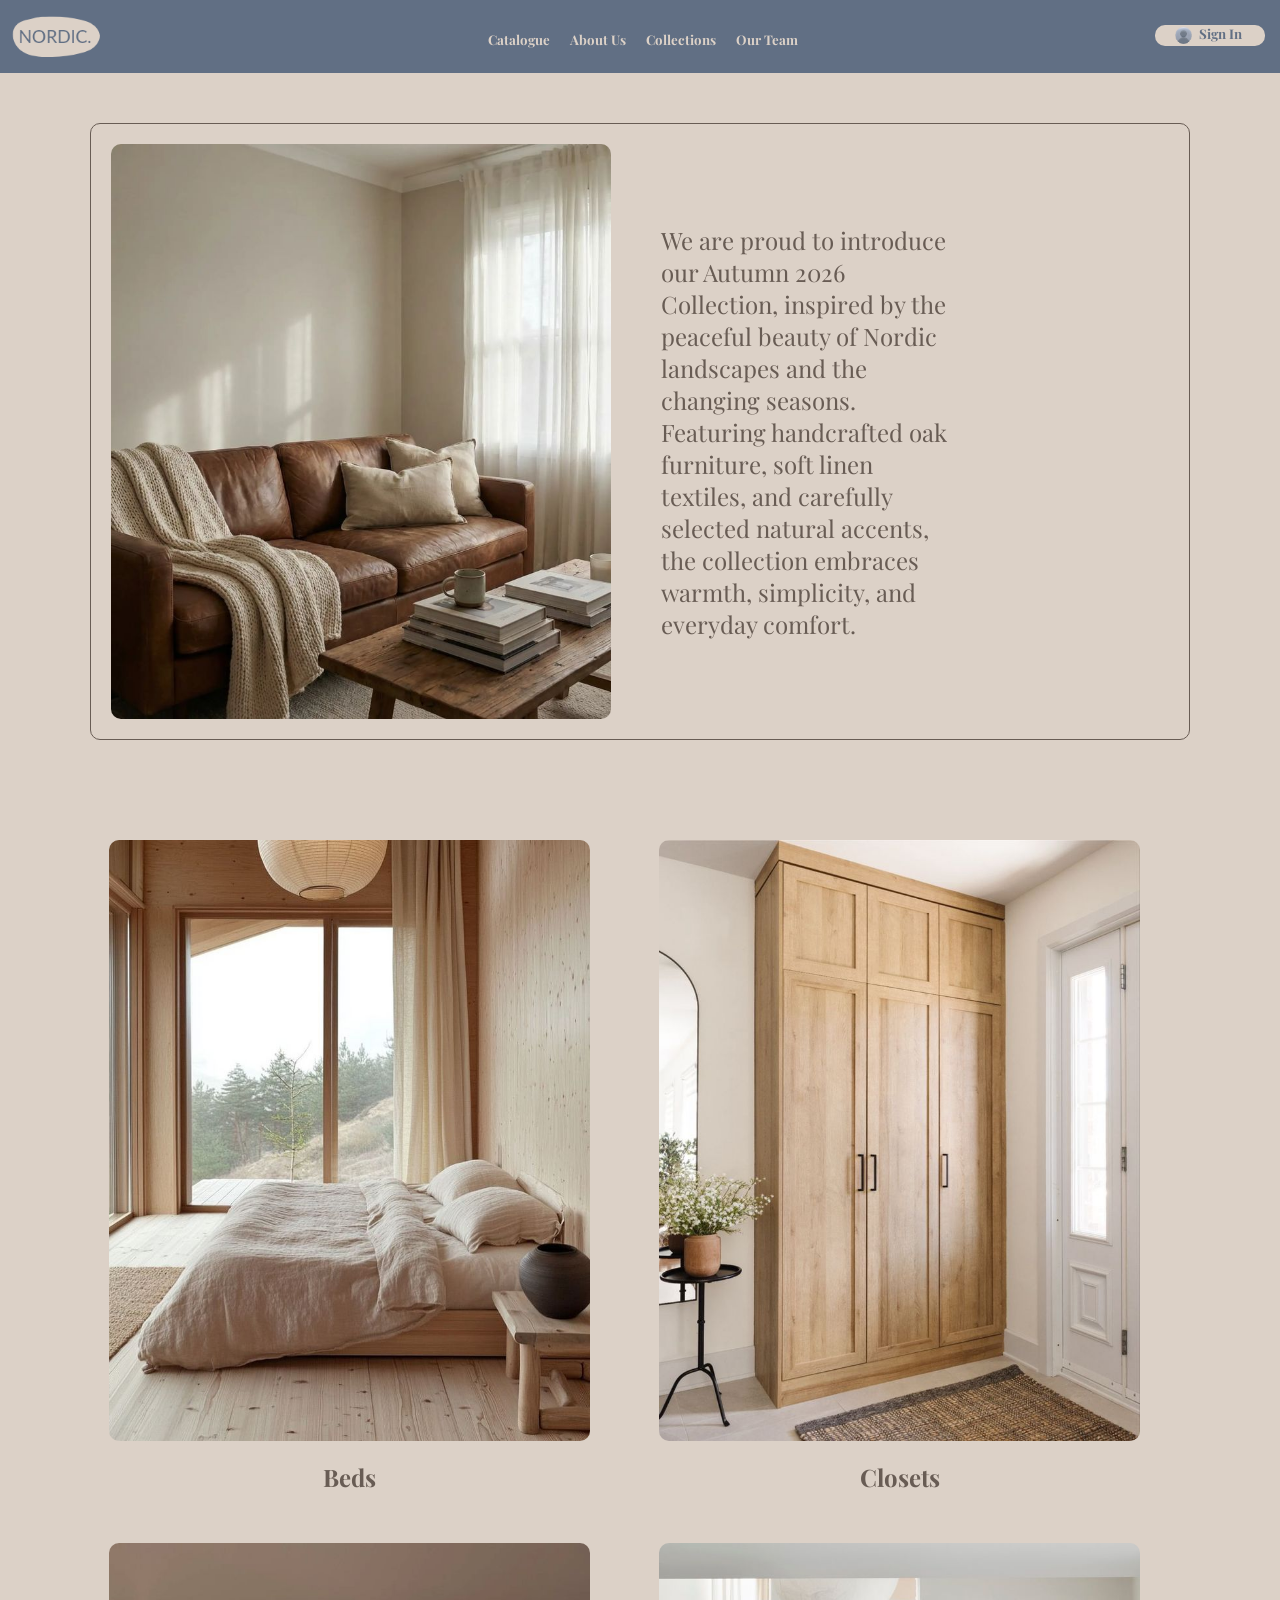
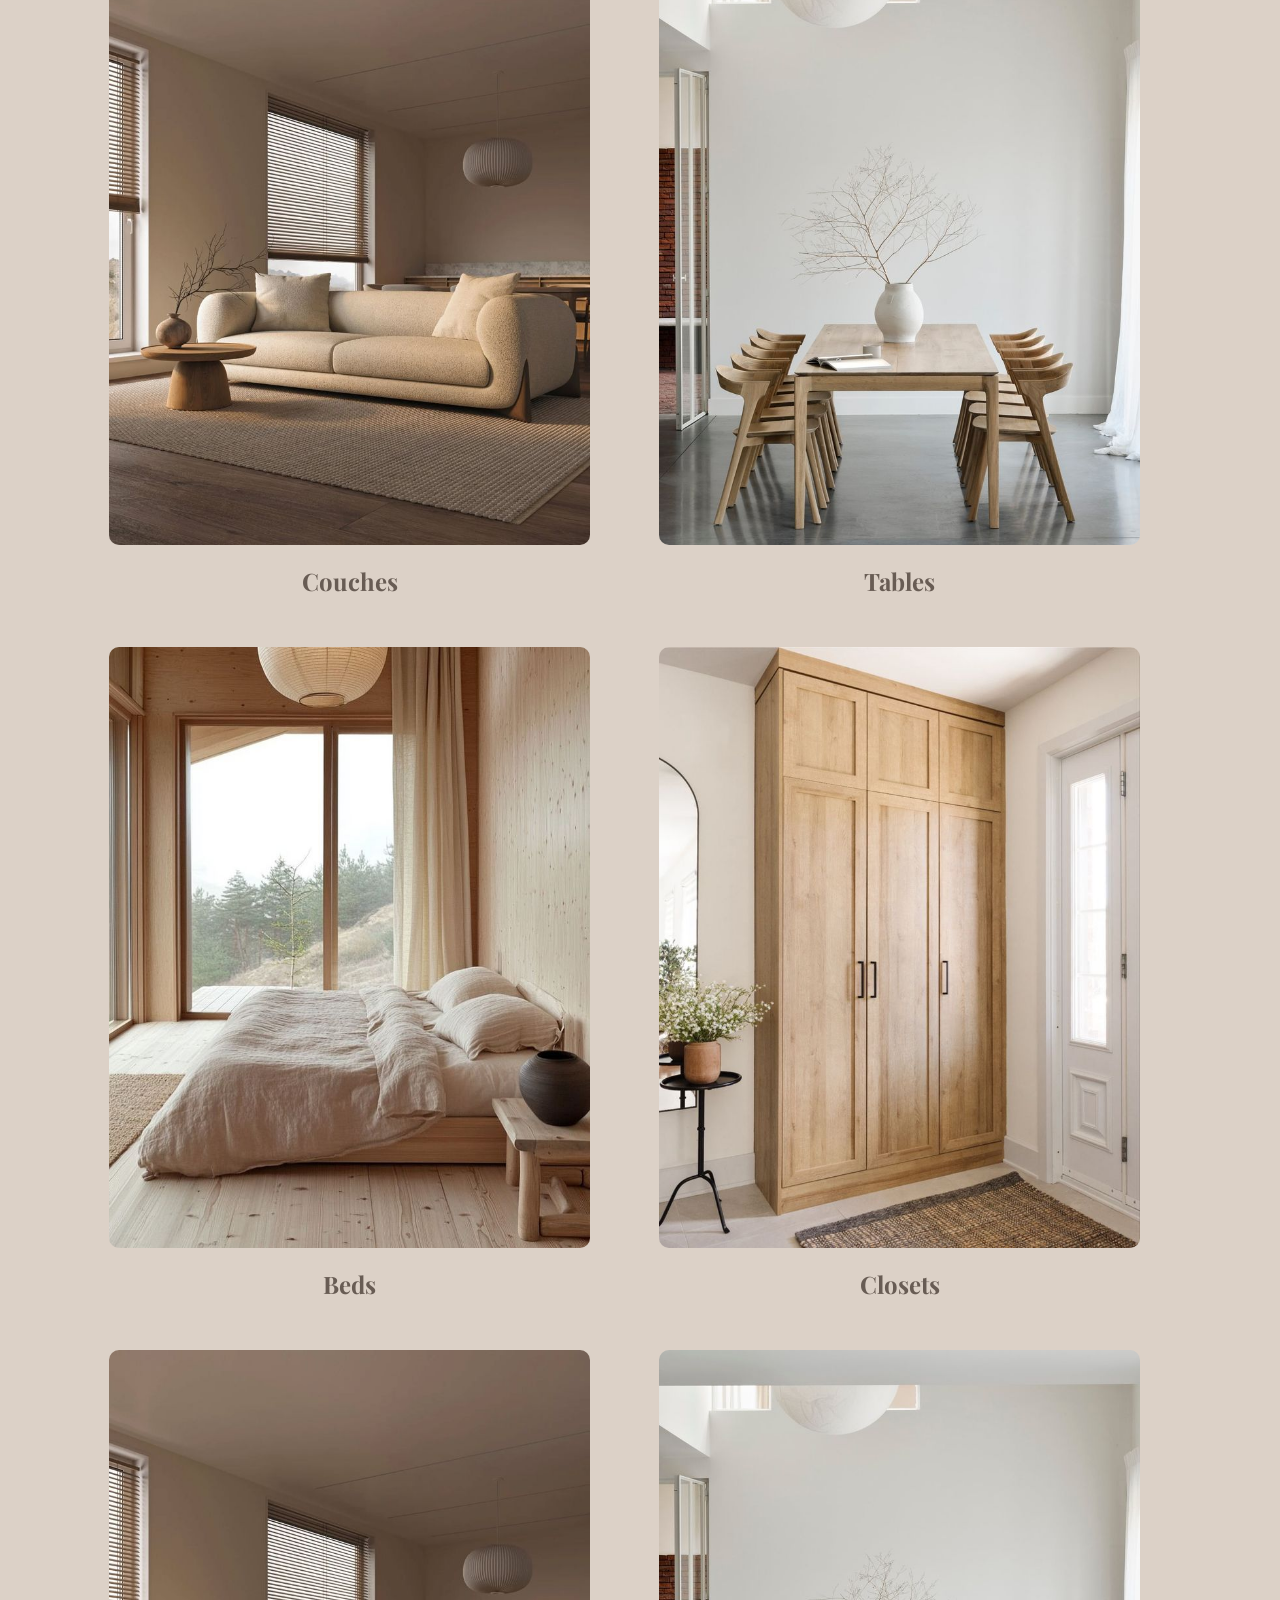
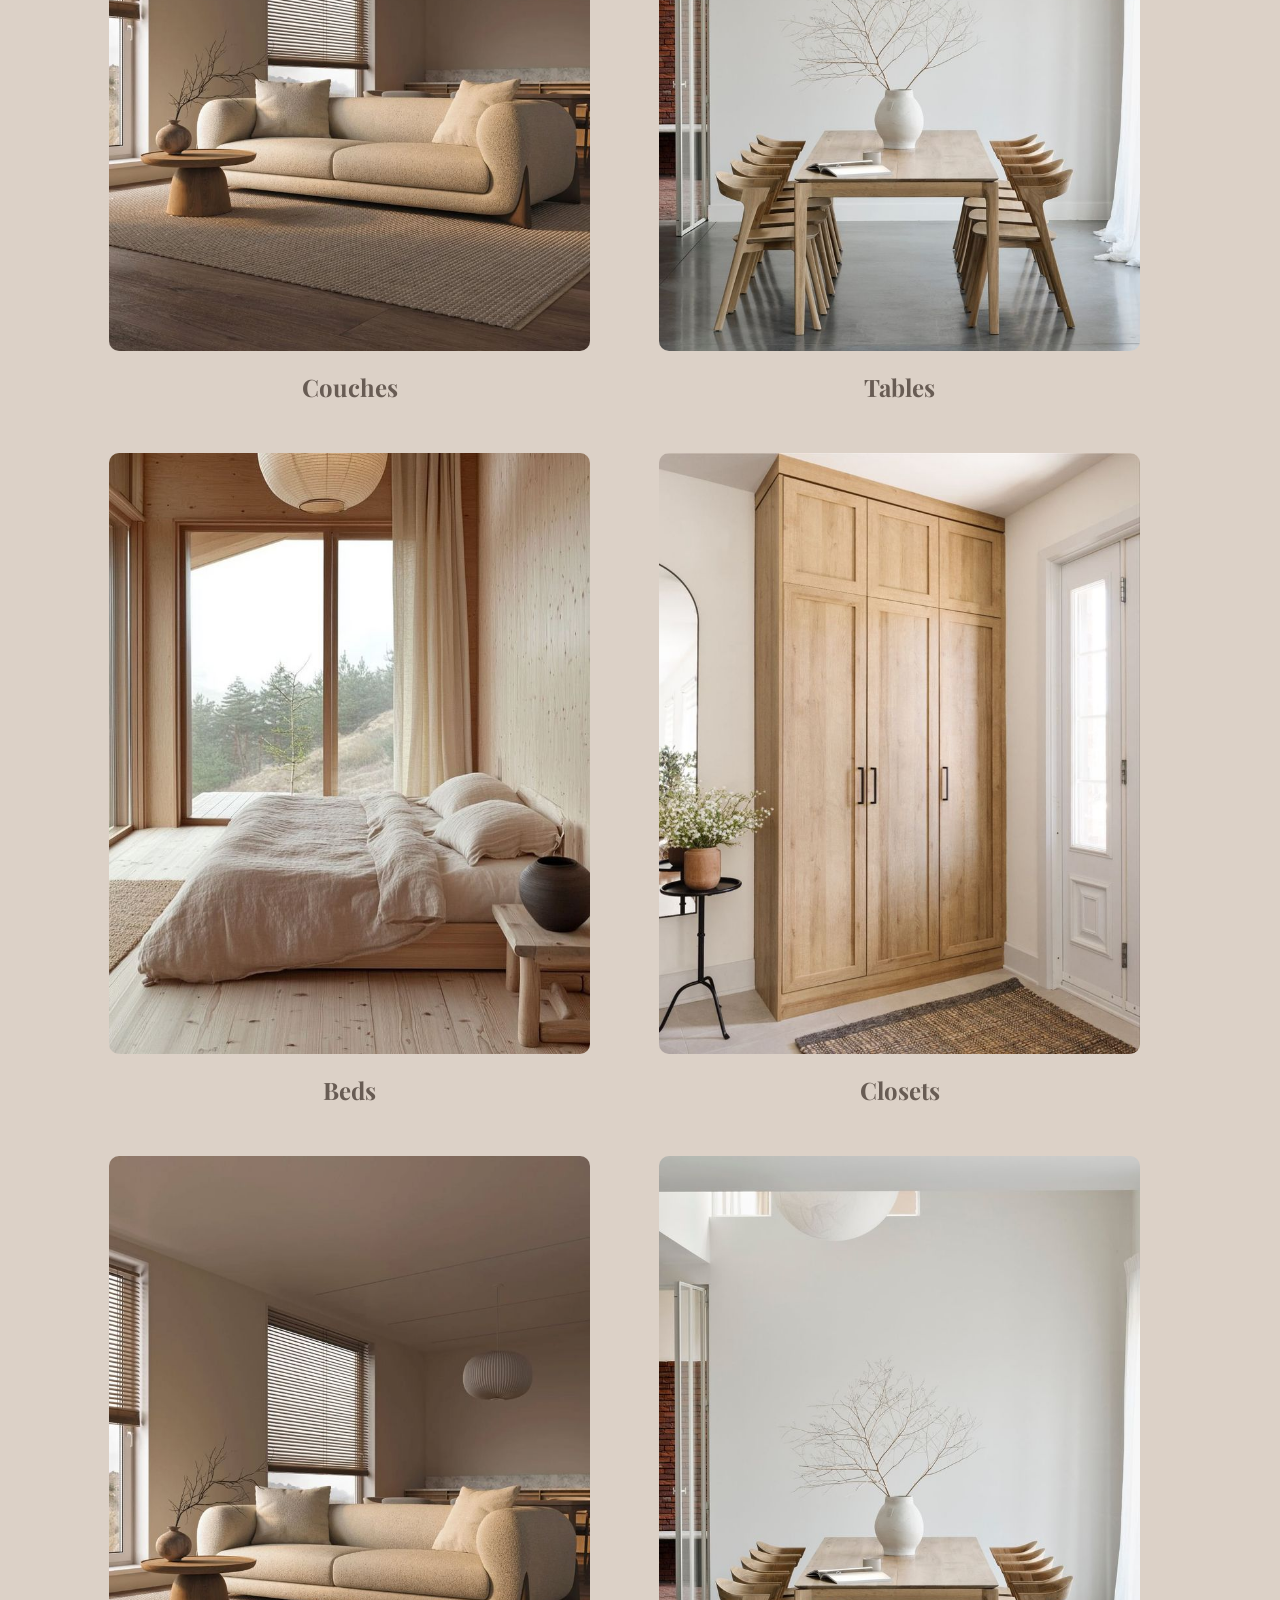
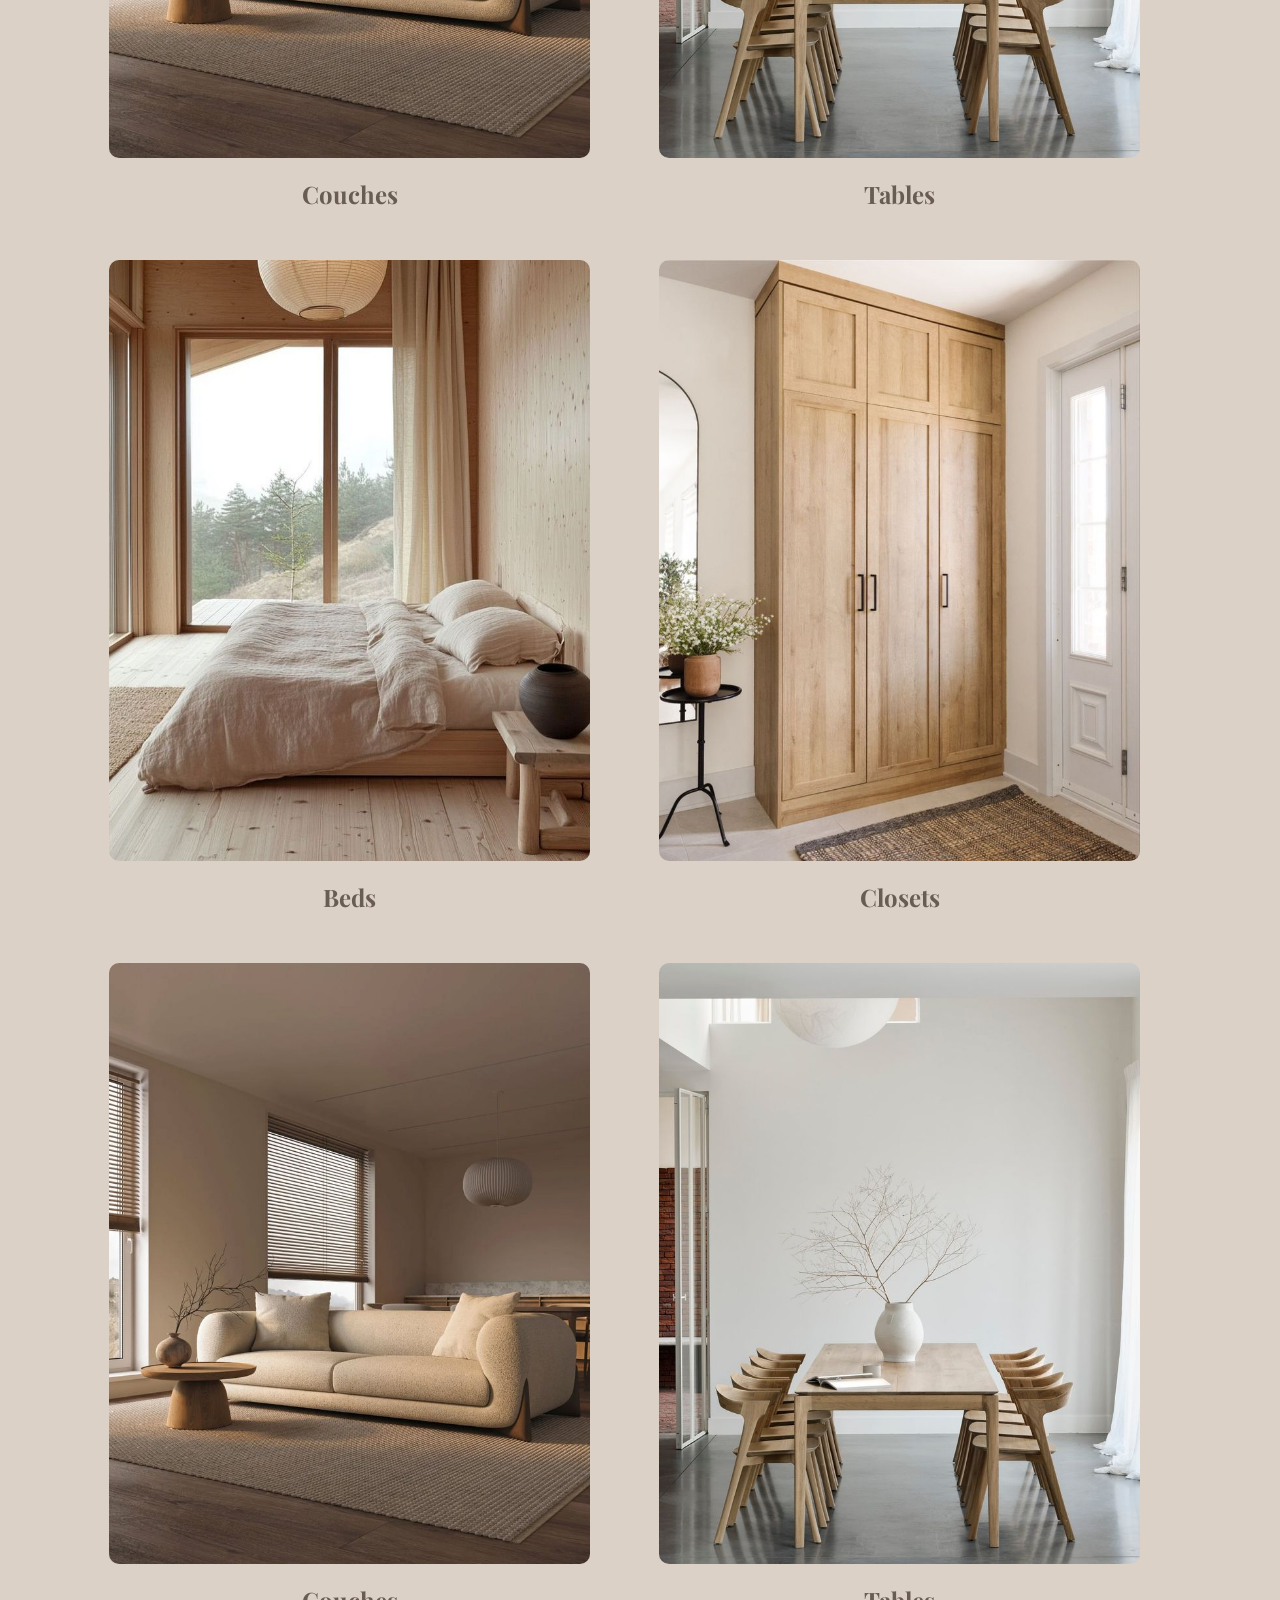
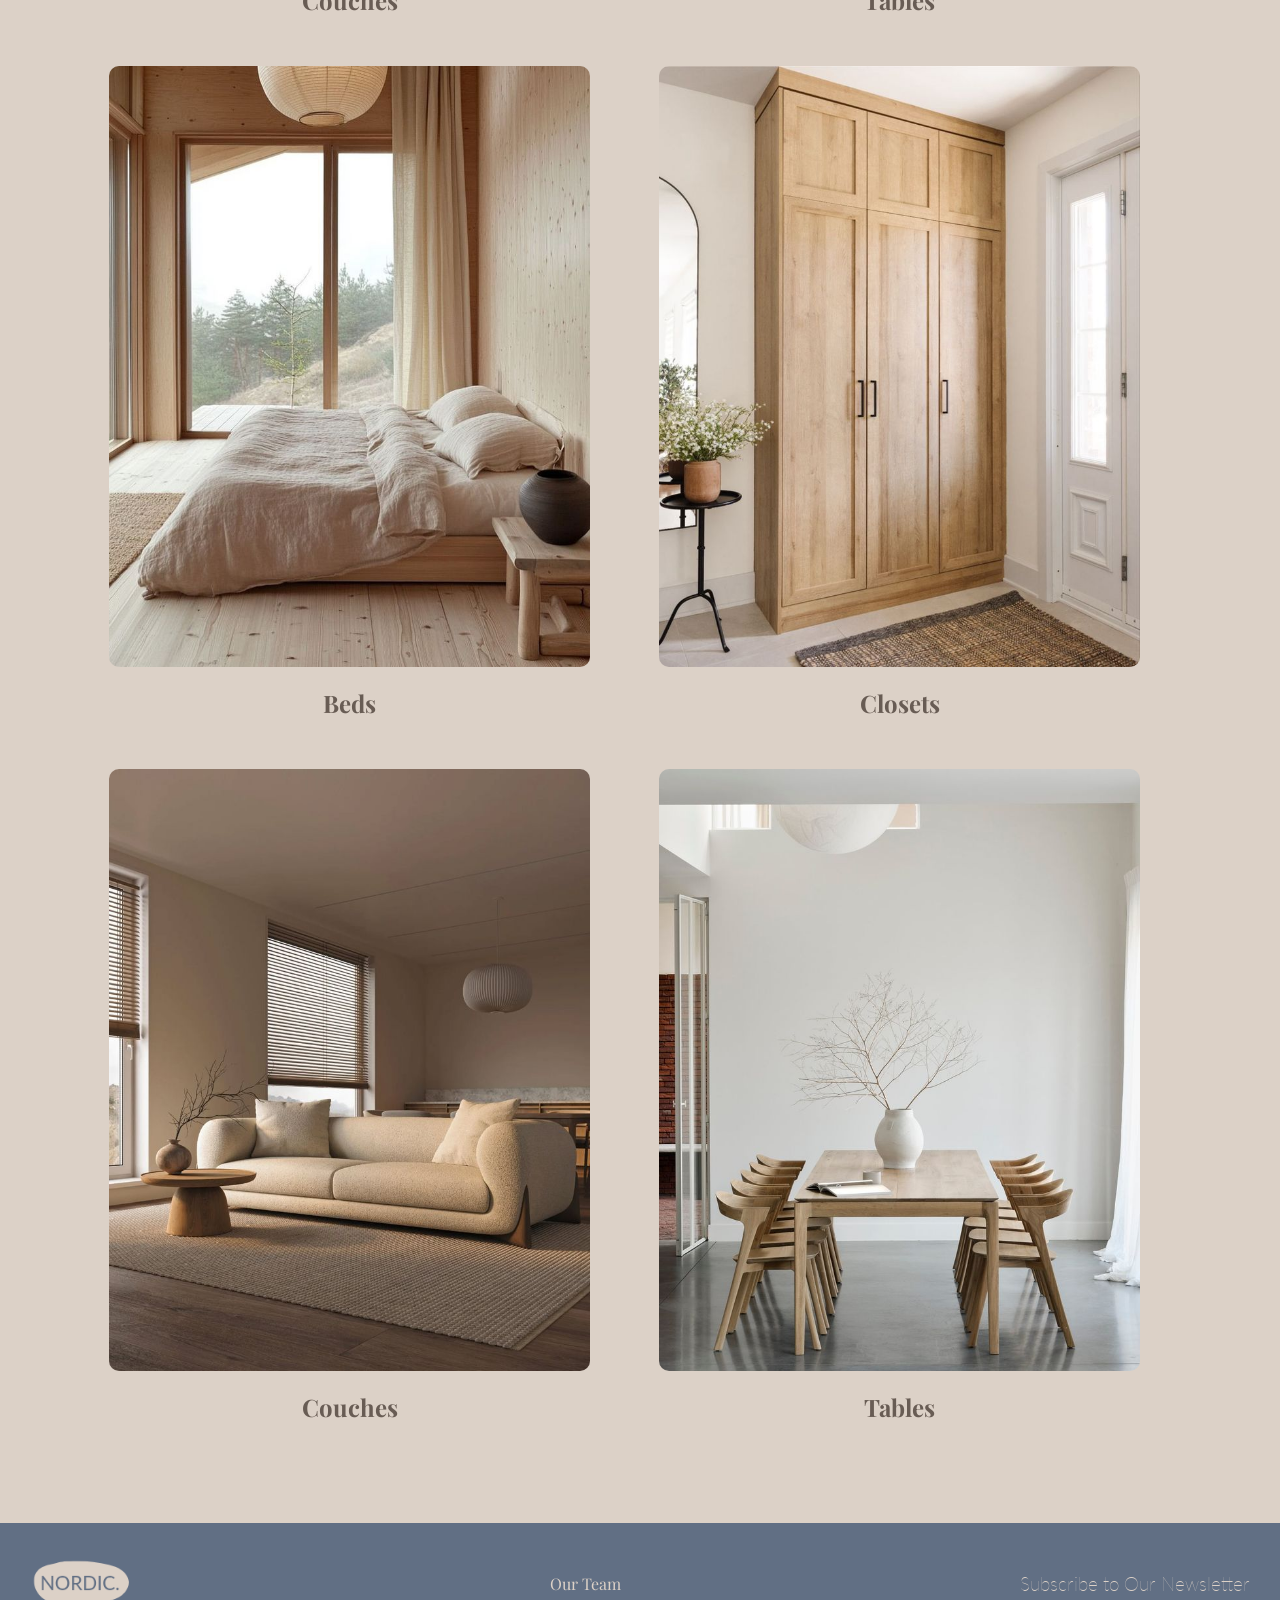
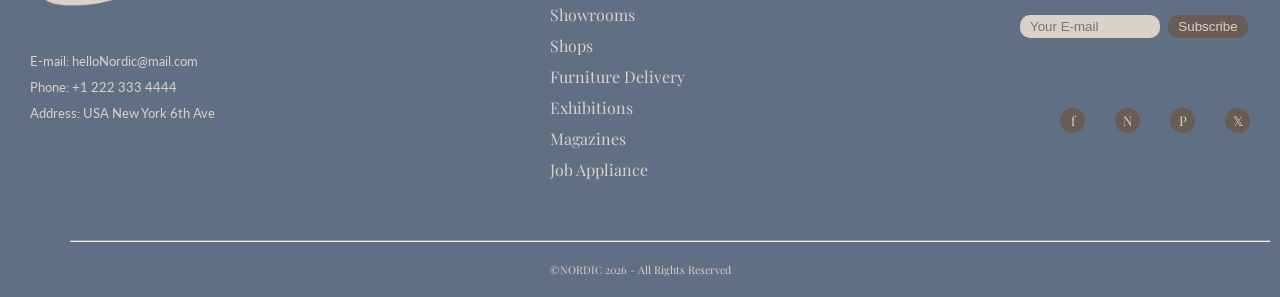
<file: new.html>
<!DOCTYPE html>
<html lang="en">
<head>
    <meta charset="UTF-8">
    <meta name="viewport" content="width=device-width, initial-scale=1.0">
    <link rel="stylesheet" href="new.css">
    <link rel="preconnect" href="https://fonts.googleapis.com">
    <link rel="preconnect" href="https://fonts.gstatic.com" crossorigin>
    <link href="https://fonts.googleapis.com/css2?family=Lato:wght@300;400;700&family=Playfair+Display:wght@400;600;700&display=swap" rel="stylesheet">
     <link rel="icon" type="image/png" href="images/favicon.png">
    <title>NORDIC. Fall 2026</title>
</head>
<body>
    <section class="container">
        <nav>
            <div class="nav-logo">
                <a href="index.html"><img id="nav-logo-img" src="images/logo.png"></a>
            </div>
            <div class="nav-menu">
                <h5 id="nav-menu-items"><a href="catalogue.html" target="_blank">Catalogue</a></h6>
                <h5 id="nav-menu-items"><a href="about.html" target="_blank">About Us</a></h6>
                <h5 id="nav-menu-items"><a href="collections.html" target="_blank">Collections</a></h6>
                <h5 id="nav-menu-items"><a href="team.html" target="_blank">Our Team</a></h6>
            </div>
            <div class="nav-profile">
                <img id="profile-icon" src="images/profile-icon.png">
                <h5 id="profile"><a href="login.html" id="profile-link" target="_blank">Sign In</a></h5>
            </div>
        </nav>
        <div class="new">
            <div class="new-info">
                <img id="new-img" src="images/news.png">
                <p id="new-text">
                    We are proud to introduce our Autumn 2026 Collection, inspired by the peaceful beauty 
                    of Nordic landscapes and the changing seasons. Featuring handcrafted oak furniture, 
                    soft linen textiles, and carefully selected natural accents, the collection embraces 
                    warmth, simplicity, and everyday comfort.
                </p>
            </div>
            <div class="new-cards">
                <div class="new-card">
                    <img id="card-img" src="images/bed.png">
                    <h2>Beds</h2>
                </div>
                <div class="new-card">
                    <img id="card-img" src="images/closet.png">
                    <h2>Closets</h2>
                </div>
            </div>
            <div class="new-cards">
                <div class="new-card">
                    <img id="card-img" src="images/couch.png">
                    <h2>Couches</h2>
                </div>
                <div class="new-card">
                    <img id="card-img" src="images/table.png">
                    <h2>Tables</h2>
                </div>
            </div>
            <div class="new-cards">
                <div class="new-card">
                    <img id="card-img" src="images/bed.png">
                    <h2>Beds</h2>
                </div>
                <div class="new-card">
                    <img id="card-img" src="images/closet.png">
                    <h2>Closets</h2>
                </div>
            </div>
            <div class="new-cards">
                <div class="new-card">
                    <img id="card-img" src="images/couch.png">
                    <h2>Couches</h2>
                </div>
                <div class="new-card">
                    <img id="card-img" src="images/table.png">
                    <h2>Tables</h2>
                </div>
            </div>
            <div class="new-cards">
                <div class="new-card">
                    <img id="card-img" src="images/bed.png">
                    <h2>Beds</h2>
                </div>
                <div class="new-card">
                    <img id="card-img" src="images/closet.png">
                    <h2>Closets</h2>
                </div>
            </div>
            <div class="new-cards">
                <div class="new-card">
                    <img id="card-img" src="images/couch.png">
                    <h2>Couches</h2>
                </div>
                <div class="new-card">
                    <img id="card-img" src="images/table.png">
                    <h2>Tables</h2>
                </div>
            </div>
            <div class="new-cards">
                <div class="new-card">
                    <img id="card-img" src="images/bed.png">
                    <h2>Beds</h2>
                </div>
                <div class="new-card">
                    <img id="card-img" src="images/closet.png">
                    <h2>Closets</h2>
                </div>
            </div>
            <div class="new-cards">
                <div class="new-card">
                    <img id="card-img" src="images/couch.png">
                    <h2>Couches</h2>
                </div>
                <div class="new-card">
                    <img id="card-img" src="images/table.png">
                    <h2>Tables</h2>
                </div>
            </div>
            <div class="new-cards">
                <div class="new-card">
                    <img id="card-img" src="images/bed.png">
                    <h2>Beds</h2>
                </div>
                <div class="new-card">
                    <img id="card-img" src="images/closet.png">
                    <h2>Closets</h2>
                </div>
            </div>
            <div class="new-cards">
                <div class="new-card">
                    <img id="card-img" src="images/couch.png">
                    <h2>Couches</h2>
                </div>
                <div class="new-card">
                    <img id="card-img" src="images/table.png">
                    <h2>Tables</h2>
                </div>
            </div>
        </div>
    </section>
        <footer>
            <div class="footer-info">
                <div class="about">
                    <img id="footer-logo-img" src="images/logo.png">
                    <p class="footer-abt">E-mail: helloNordic@mail.com</p>
                    <p class="footer-abt">Phone: +1 222 333 4444</p>
                    <p class="footer-abt">Address: USA New York 6th Ave</p>
                </div>
                <div class="links">
                    <a href="team.html" class="footer-link">Our Team</a>
                    <a href="showrooms.html" class="footer-link">Showrooms</a>
                    <a href="shops.html" class="footer-link">Shops</a>
                    <a href="delivery.html" class="footer-link">Furniture Delivery</a>
                    <a href="exhibitions.html" class="footer-link">Exhibitions</a>
                    <a href="magazines.html" class="footer-link">Magazines</a>
                    <a href="job.html" class="footer-link">Job Appliance</a>
                </div>
                <div class="newsletter-socials">
                    <div class="newsletter">
                        <h3 id="newsletter">Subscribe to Our Newsletter</h3>
                        <form id="newsletter-form">
                            <input id="email" type="text" placeholder="Your E-mail">
                            <button id="subscribe">Subscribe</button>
                        </form>
                    </div>
                    <div class="socials">
                        <button class="social">f</button>
                        <button class="social">N</button>
                        <button class="social">P</button>
                        <button class="social">𝕏</button>
                    </div>
                </div>
            </div>
            <hr>
            <h6 id="copyright">©NORDIC 2026 - All Rights Reserved</h6>
        </footer>
</body>
</file>
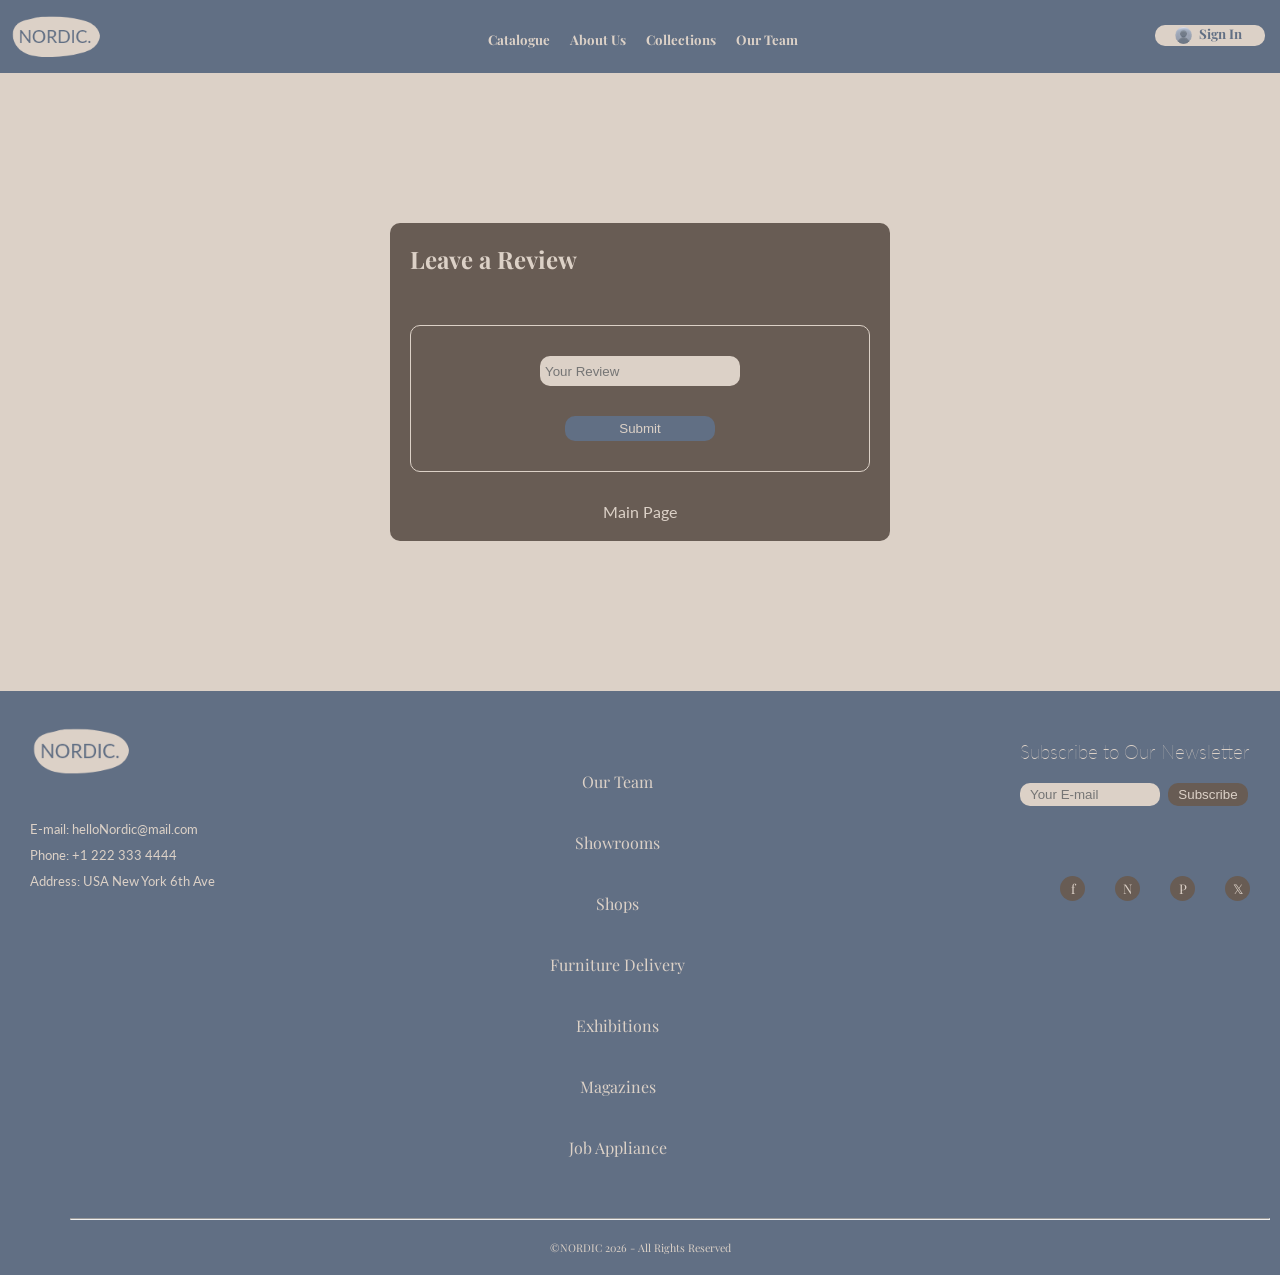
<file: review.html>
<!DOCTYPE html>
<html lang="en">
<head>
    <meta charset="UTF-8">
    <meta name="viewport" content="width=device-width, initial-scale=1.0">
    <link rel="stylesheet" href="review.css">
    <link rel="preconnect" href="https://fonts.googleapis.com">
    <link rel="preconnect" href="https://fonts.gstatic.com" crossorigin>
    <link href="https://fonts.googleapis.com/css2?family=Lato:wght@300;400;700&family=Playfair+Display:wght@400;600;700&display=swap" rel="stylesheet">
     <link rel="icon" type="image/png" href="images/favicon.png">
    <title>NORDIC. Collections</title>
</head>
<body>
    <section class="container">
        <nav>
            <div class="nav-logo">
                <a href="index.html"><img id="nav-logo-img" src="images/logo.png"></a>
            </div>
            <div class="nav-menu">
                <h5 id="nav-menu-items"><a href="catalogue.html" target="_blank">Catalogue</a></h6>
                <h5 id="nav-menu-items"><a href="about.html" target="_blank">About Us</a></h6>
                <h5 id="nav-menu-items"><a href="collections.html" target="_blank">Collections</a></h6>
                <h5 id="nav-menu-items"><a href="team.html" target="_blank">Our Team</a></h6>
            </div>
            <div class="nav-profile">
                <img id="profile-icon" src="images/profile-icon.png">
                <h5 id="profile"><a href="login.html" id="profile-link" target="_blank">Sign In</a></h5>
            </div>
        </nav>
        <div class="review">
            <h1>Leave a Review</h1>
            <form id="review">
                <input type="text" placeholder="Your Review">
                <button id="submit">Submit</button>
            </form>
            <a href="index.html">Main Page</a>
        </div>
    </section>
    <footer>
        <div class="footer-info">
            <div class="about">
                <img id="footer-logo-img" src="images/logo.png">
                <p class="footer-abt">E-mail: helloNordic@mail.com</p>
                <p class="footer-abt">Phone: +1 222 333 4444</p>
                <p class="footer-abt">Address: USA New York 6th Ave</p>
            </div>
            <div class="links">
                <a href="team.html" class="footer-link">Our Team</a>
                <a href="showrooms.html" class="footer-link">Showrooms</a>
                <a href="shops.html" class="footer-link">Shops</a>
                <a href="delivery.html" class="footer-link">Furniture Delivery</a>
                <a href="exhibitions.html" class="footer-link">Exhibitions</a>
                <a href="magazines.html" class="footer-link">Magazines</a>
                <a href="job.html" class="footer-link">Job Appliance</a>
            </div>
            <div class="newsletter-socials">
                <div class="newsletter">
                    <h3 id="newsletter">Subscribe to Our Newsletter</h3>
                    <form id="newsletter-form">
                        <input id="email" type="text" placeholder="Your E-mail">
                        <button id="subscribe">Subscribe</button>
                    </form>
                </div>
                <div class="socials">
                    <button class="social">f</button>
                    <button class="social">N</button>
                    <button class="social">P</button>
                    <button class="social">𝕏</button>
                </div>
            </div>
        </div>
        <hr>
        <h6 id="copyright">©NORDIC 2026 - All Rights Reserved</h6>
    </footer>
</body>
</file>
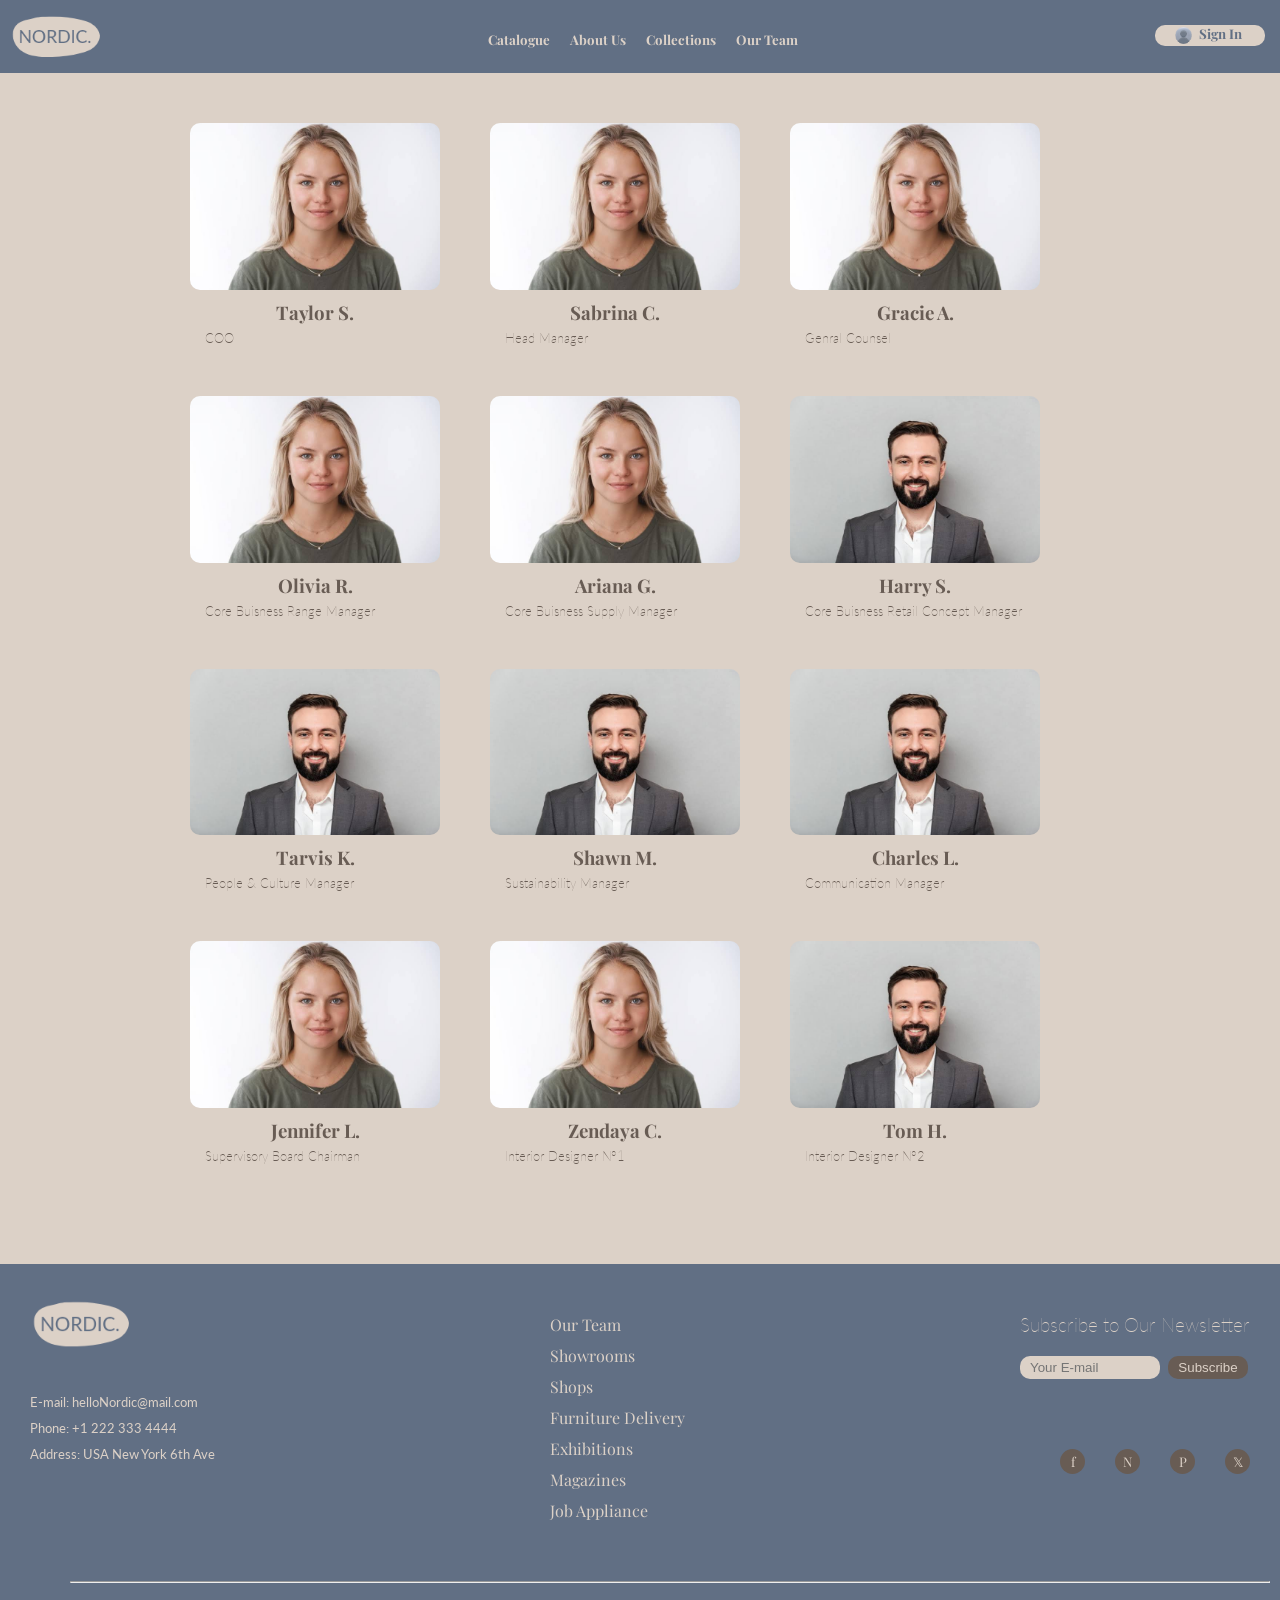
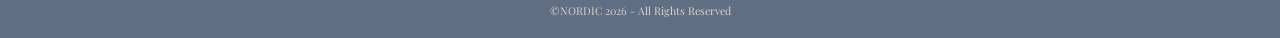
<file: team.html>
<!DOCTYPE html>
<html lang="en">
<head>
    <meta charset="UTF-8">
    <meta name="viewport" content="width=device-width, initial-scale=1.0">
    <link rel="stylesheet" href="team.css">
    <link rel="preconnect" href="https://fonts.googleapis.com">
    <link rel="preconnect" href="https://fonts.gstatic.com" crossorigin>
    <link href="https://fonts.googleapis.com/css2?family=Lato:wght@300;400;700&family=Playfair+Display:wght@400;600;700&display=swap" rel="stylesheet">
     <link rel="icon" type="image/png" href="images/favicon.png">
    <title>NORDIC.'s Team</title>
</head>
<body>
    <section class="container">
        <nav>
            <div class="nav-logo">
                <a href="index.html"><img id="nav-logo-img" src="images/logo.png"></a>
            </div>
            <div class="nav-menu">
                <h5 id="nav-menu-items"><a href="catalogue.html">Catalogue</a></h6>
                <h5 id="nav-menu-items"><a href="about.html">About Us</a></h6>
                <h5 id="nav-menu-items"><a href="collections.html">Collections</a></h6>
                <h5 id="nav-menu-items"><a href="team.html">Our Team</a></h6>
            </div>
            <div class="nav-profile">
                <img id="profile-icon" src="images/profile-icon.png">
                <h5 id="profile"><a href="login.html" id="profile-link" target="_blank">Sign In</a></h5>
            </div>
        </nav>
        <div class="team">
            <div class="member-cards">
                <div class="member-card">
                    <img id="member-img" src="images/memberw.png">
                    <div class="member-info">
                        <h3 id="member-name">Taylor S.</h3>
                        <h5 id="member-position">COO</h5>
                    </div>
                </div>
                <div class="member-card">
                    <img id="member-img" src="images/memberw.png">
                    <div class="member-info">
                        <h3 id="member-name">Sabrina C.</h3>
                        <h5 id="member-position">Head Manager</h5>
                    </div>
                </div>
                <div class="member-card">
                    <img id="member-img" src="images/memberw.png">
                    <div class="member-info">
                        <h3 id="member-name">Gracie A.</h3>
                        <h5 id="member-position">Genral Counsel</h5>
                    </div>
                </div>
            </div>
            <div class="member-cards">
                <div class="member-card">
                    <img id="member-img" src="images/memberw.png">
                    <div class="member-info">
                        <h3 id="member-name">Olivia R.</h3>
                        <h5 id="member-position">Core Buisness Range Manager</h5>
                    </div>
                </div>
                <div class="member-card">
                    <img id="member-img" src="images/memberw.png">
                    <div class="member-info">
                        <h3 id="member-name">Ariana G.</h3>
                        <h5 id="member-position">Core Buisness Supply Manager</h5>
                    </div>
                </div>
                <div class="member-card">
                    <img id="member-img" src="images/memberm.png">
                    <div class="member-info">
                        <h3 id="member-name">Harry S.</h3>
                        <h5 id="member-position">Core Buisness Retail Concept Manager</h5>
                    </div>
                </div>
            </div>
            <div class="member-cards">
                <div class="member-card">
                    <img id="member-img" src="images/memberm.png">
                    <div class="member-info">
                        <h3 id="member-name">Tarvis K.</h3>
                        <h5 id="member-position">People & Culture Manager</h5>
                    </div>
                </div>
                <div class="member-card">
                    <img id="member-img" src="images/memberm.png">
                    <div class="member-info">
                        <h3 id="member-name">Shawn M.</h3>
                        <h5 id="member-position">Sustainability Manager</h5>
                    </div>
                </div>
                <div class="member-card">
                    <img id="member-img" src="images/memberm.png">
                    <div class="member-info">
                        <h3 id="member-name">Charles L.</h3>
                        <h5 id="member-position">Communication Manager</h5>
                    </div>
                </div>
            </div>
            <div class="member-cards">
                <div class="member-card">
                    <img id="member-img" src="images/memberw.png">
                    <div class="member-info">
                        <h3 id="member-name">Jennifer L.</h3>
                        <h5 id="member-position">Supervisory Board Chairman</h5>
                    </div>
                </div>
                <div class="member-card">
                    <img id="member-img" src="images/memberw.png">
                    <div class="member-info">
                        <h3 id="member-name">Zendaya C.</h3>
                        <h5 id="member-position">Interior Designer №1</h5>
                    </div>
                </div>
                <div class="member-card">
                    <img id="member-img" src="images/memberm.png">
                    <div class="member-info">
                        <h3 id="member-name">Tom H.</h3>
                        <h5 id="member-position">Interior Designer №2</h5>
                    </div>
                </div>
            </div>
        </div>
        <footer>
            <div class="footer-info">
                <div class="about">
                    <img id="footer-logo-img" src="images/logo.png">
                    <p class="footer-abt">E-mail: helloNordic@mail.com</p>
                    <p class="footer-abt">Phone: +1 222 333 4444</p>
                    <p class="footer-abt">Address: USA New York 6th Ave</p>
                </div>
                <div class="links">
                    <a href="team.html" class="footer-link">Our Team</a>
                    <a href="showrooms.html" class="footer-link">Showrooms</a>
                    <a href="shops.html" class="footer-link">Shops</a>
                    <a href="delivery.html" class="footer-link">Furniture Delivery</a>
                    <a href="exhibitions.html" class="footer-link">Exhibitions</a>
                    <a href="magazines.html" class="footer-link">Magazines</a>
                    <a href="job.html" class="footer-link">Job Appliance</a>
                </div>
                <div class="newsletter-socials">
                    <div class="newsletter">
                        <h3 id="newsletter">Subscribe to Our Newsletter</h3>
                        <form id="newsletter-form">
                            <input id="email" type="text" placeholder="Your E-mail">
                            <button id="subscribe">Subscribe</button>
                        </form>
                    </div>
                    <div class="socials">
                        <button class="social">f</button>
                        <button class="social">N</button>
                        <button class="social">P</button>
                        <button class="social">𝕏</button>
                    </div>
                </div>
            </div>
            <hr>
            <h6 id="copyright">©NORDIC 2026 - All Rights Reserved</h6>
        </footer>
    </section>
</body>
</file>
<file: style.css>
*{
    padding: 0;
    margin: 0;
    box-sizing: border-box;
}

h1, h2, h3, h4, h5, h6{
    font-family: "Playfair Display", serif;
}

body{
    background-color: #DCD1C7;
    font-family: "Lato", sans-serif;
    scroll-behavior: smooth;
}

body::-webkit-scrollbar{
    display: none;
}

.container{
    display: flex;
    flex-direction: column;
}

nav{
    display: flex;
    flex-direction: row;
    justify-content: space-between;
    background-color: #616F84;
    height: 73.3px;
    position: sticky;
    top: 0;
    z-index: 1000;
}

nav a{
    color: #DCD1C7;
    text-decoration: none;
}

#nav-logo-img{
    width: 110px;
}

#nav-logo-img:hover{
    cursor: pointer;
}

.nav-menu{
    display: flex;
    flex-direction: row;
    padding-top: 25px;
    color: #DCD1C7;
}

#nav-menu-items{
    padding-left: 20px;
    margin-bottom: 20px;
    align-self: center;
}

#nav-menu-items:hover{
    cursor: pointer;
    border-bottom: #DCD1C7 solid 0.5px;
}

.nav-profile{
    display: flex;
    flex-direction: row;
    margin-top: 25px;
    margin-right: 15px;
    margin-bottom: 27px;
    justify-content: center;
    width: 110px;
    color: #616F84;
    background-color: #DCD1C7;
    border-radius: 10px;
}

.nav-profile:hover{
    cursor: pointer;
}

#profile-icon{
    margin-right: 5px;
}

#profile{
    padding-right: 5px;
}

#profile-link{
    text-decoration: none;
    color: #616F84;
}

.main-container{
    display: flex;
    flex-direction: column;
}

.center{
    display: flex;
    flex-direction: row;
    padding: 50px 20px;
}

.menu{
    margin-right: 50px;
}

#head-option{
    display: flex;
    flex-wrap: wrap;
    background-color: #DCD1C7;
    color: #685C54;
    margin-bottom: 10px;
    border: #685C54 solid 0.5px;
    width: 160px;
    padding: 5px 3px;
    border-top-right-radius: 10px;
    border-bottom-left-radius: 10px;
    text-decoration: none;
}

#head-option:hover{
    cursor: pointer;
    background-color: #685C54;
    color: #DCD1C7;
    border: none;
}

select{
    background-color: #685C54;
    color: #DCD1C7;
    font-family: "Lato", sans-serif;
    width: 160px;
    max-height:495px;
    border-top-right-radius: 10px;
    border-bottom-left-radius: 10px;
}

select::-webkit-scrollbar{
    display: none;
}

#main{
    background-color: #DCD1C7;
    color: #685C54;
    border-radius: 10px;
    align-content: center;
    padding-left: 5px;

}

#main:hover{
    background-color: #685C54;
    color: #DCD1C7;
    justify-self: center;
    border: none;
}

option{
    width: 140px;
    margin-top: 15px;
    font-size: large;
    height: 30px;
    border-bottom: #DCD1C7 solid 0.5px;
    justify-self: center;

}

option:hover{
    cursor: pointer;
    background-color: #DCD1C7;
    color: #685C54;
    border-radius: 10px;
    align-content: center;
    padding-left: 5px;
}

.hero{
    display: flex;
    background-image: linear-gradient(rgba(0, 0, 0, 0.7), rgba(0, 0, 0, 0.7)), url("images/hero.png");
    background-repeat: no-repeat;
    flex-direction: column;
    width: 100%;
    max-width: 735px;
    max-height: 549px;
    border-top-left-radius: 100px;
    border-bottom-right-radius: 100px;
}

.hero-description{
    display: flex;
    flex-wrap: none;
    width: fit-content;
    padding-left: 80px;
    padding-top: 30px;
    color: #DCD1C7;
    font-family: "Playfair Display", serif;
    font-weight: bolder;
}

.see-our-work{
    padding-top: 150px;
    align-self: center;
    display: flex;
    flex-direction: column;
}

.search{
    display: flex;
    flex-direction: row;
    max-height: 50px;
    margin-bottom: 30px;
}

#search-box{
    height: 25px;
    border: none;
    padding-left: 5px;
    background-color: #DCD1C7;
    color: #685C54;
    font-weight: bold;
    font-family: "Lato", sans-serif;
    border-top-left-radius: 10px;
    border-bottom-left-radius: 10px;
}

#magnifying-glass{
    border: none;
    background-color: #DCD1C7;
    color: #685C54;
    border-top-right-radius: 10px;
    border-bottom-right-radius: 10px;
    padding-right: 15px;
}

#see-our-work-btn{
    width: 190px;
    height: 25px;
    background-color: #616F84;
    border: none;
    border-radius: 10px;
    color: #DCD1C7;
    font-family: "Playfair Display", serif;
    font-size: large;
    font-weight: bold;
}

#see-our-work-btn:hover{
    cursor: pointer;
    transform: translateY(-10px);
}

.news{
    display: flex;
    flex-direction: column;
    width: 100%;
    max-width: 330px;
    margin-left: 50px;
    background-color: #685C54;
    color: #DCD1C7;
    font-family: "Lato", sans-serif;
    border-top-right-radius: 10px;
    border-bottom-left-radius: 10px;
}

#latest-news{
    align-self: center;
    padding-bottom: 10px;
}

#news-img, #latest-news-info{
    align-self: center;
    width: 270px;
}

#latest-news-info{
    margin-top: 10px;
    margin-bottom: 15px;
}

#explore{
    align-self: center;
}

#explore-btn{
    background-color: #DCD1C7;
    color: #685C54;
    width: 250px;
    align-self: center;
    border: none;
    margin-bottom: 20px;
    height: 20px;
    border-radius: 10px;
}

#explore-btn:hover{
    cursor: pointer;
    transform: translateY(-10px);
    background-color: #917E71;
    color: #DCD1C7;
}

.reviews{
    display: flex;
    flex-direction: column;
    position: relative;
    top: -30px;
}

.review-cards{
    display: flex;
    flex-direction: row;
    font-family: "Lato", sans-serif;
    color: #DCD1C7;
}

.review-card{
    display: flex;
    flex-direction: column;
    width: 270px;
    margin-left: 80px;
    height: 220px;
    padding: 10px 15px;
    background-color: #685C54;
    border-top-left-radius: 10px;
    border-bottom-right-radius: 10px;
}

#review1{
    margin-left: 20px;
}

#reviewer{
    font-size: large;
    font-family: "Playfair Display", serif;
    font-weight: bold;
}

#stars{
    align-self: end;
    position: relative;
    top: -15px;
}

#review-btn{
    margin-top: 15px;
    width: 150px;
    align-self: end;
    border: none;
    border-radius: 10px;
    background-color: #616F84;
    color: #DCD1C7;
    height: 20px;
    margin-right: 20px;
}

#review{
    align-self: end;
}

#review-btn:hover{
    cursor: pointer;
}

.designs{
    display: flex;
    flex-direction: column;
    color: #685C54;
    position: relative;
}

#our-designs{
    align-self: center;
    padding-bottom: 10px;
    border-bottom: #685C54 solid 0.5px;
}

.designs-cards{
    display: flex;
    flex-direction: row;
    align-self: center;
    margin-top: 50px;
}

.designs-card{
    margin-left: 50px;
}

.designs-card:hover{
    cursor: pointer;
    transform: translateY(-10px);
}

#card1{
    margin-left: 0px;
}

#design-img{
    width: 100%;
    max-width: 200px;
    border-top-left-radius: 10px;
    border-bottom-right-radius: 10px;
}

#design-img:hover{
    opacity: 0.8;
}

#design-name{
    justify-self: center;
    margin-bottom: 5px;
}

#design-info{
    font-size: small;
}

#see-more{
    width: 150px;
    align-self: center;
    margin-top: 50px;
    margin-bottom: 50px;
    border: none;
    height: 30px;
    background-color: #616F84;
    color: #DCD1C7;
    border-radius: 10px;
    display: flex;
    text-decoration: none;
    justify-content: center;
}

#see-more:hover{
    cursor: pointer;
    transform: translateY(-10px);
}

#see-more-btn{
    font-size: large;
    font-family: "Playfair Display", serif;
    background-color: #616F84;
    border: none;
    color: #DCD1C7;
}

#see-more-btn:hover{
    cursor: pointer;
}

footer{
    background-color: #616F84;
    display: flex;
    flex-direction: column;
}

.footer-info{
    display: flex;
    flex-direction: row;
    justify-content: space-between;
    margin: 50px 30px;
}

.about{
    display: flex;
    flex-direction: column;
    font-family: "Lato", sans-serif;
    color: #DCD1C7;
}

#footer-logo-img{
    position: relative;
    top: -30px;
    left: -10px;
    width: 120px;
}

#footer-logo-img:hover{
    cursor: pointer;
}

.footer-abt{
    margin-bottom: 10px;
    font-size: small;
}

.links{
    display: flex;
    flex-direction: column;
    font-family: "Playfair Display", serif;
}

.footer-link{
    color: #DCD1C7;
    text-decoration: none;
    margin-bottom: 10px;
    font-weight: normal;
}

.footer-link:hover{
    cursor: pointer;
    font-weight: bolder;
}

.footer-link:visited{
    font-weight: lighter;
}

.newsletter-socials{
    display: flex;
    flex-direction: column;
}

.newsletter{
    display: flex;
    flex-direction: column;
}

#newsletter{
    color: #DCD1C7;
    font-family: "Lato", sans-serif;
    font-weight: lighter;
    margin-bottom: 20px;
}

#newsletter-form{
    display: flex;
    flex-direction: row;
    margin-bottom: 70px;
}

#email{
    border: none;
    width: 140px;
    height: 23px;
    padding-left: 10px;
    margin-right: 8px;
    background-color: #DCD1C7;
    color: #685C54;
    border-radius: 10px;
}

#subscribe{
    border: none;
    width: 80px;
    border-radius: 10px;
    background-color: #685C54;
    color: #DCD1C7;
}

#subscribe:hover{
    cursor: pointer;
    transform: translateY(-5px);
}

.socials{
    display: flex;
    flex-direction: row;
    align-self: end;
}

.social{
    margin-left: 30px;
    width: 25px;
    height: 25px;
    background-color: #685C54;
    border: none;
    color: #DCD1C7;
    font-family: "Playfair Display", serif;
    border-radius: 50%;
}

.social:hover{
    cursor: pointer;
    transform: translateY(-10px);
}

hr{
    max-width: 1200px;
    margin-left: 70px;
    margin-bottom: 20px;
    background-color: #DCD1C7;
}

#copyright{
    color: #DCD1C7;
    align-self: center;
    font-size: normal;
    font-weight: lighter;
    margin-bottom: 20px;
}


@media (max-width: 1024px){

    .center{
        flex-direction: column;
        align-items: center;
        gap: 30px;
    }

    .menu{
        margin-right: 0;
        width: 100%;
        display: flex;
        justify-content: center;
    }

    .hero{
        width: 100%;
        max-width: 700px;
        background-size: cover;
        background-position: center;
    }

    .news{
        width: 100%;
        max-width: 700px;
        margin-left: 0;
    }

    .review-cards,
    .designs-cards{
        flex-wrap: wrap;
        justify-content: center;
        gap: 20px;
    }

    .review-card,
    .designs-card{
        margin-left: 0;
    }

    .footer-info{
        flex-wrap: wrap;
        gap: 40px;
    }

}


@media (max-width:768px){

    nav{
        flex-direction: column;
        height: auto;
        align-items: center;
        padding: 15px;
    }

    .nav-menu{
        flex-wrap: wrap;
        justify-content: center;
        padding-top: 15px;
    }

    #nav-menu-items{
        margin:10px;
        padding-left:0;
    }

    .nav-profile{
        margin:15px 0;
    }

    .center{
        padding:20px 10px;
    }

    .hero{
        width:100%;
        border-radius:30px;
        text-align:center;
    }

    .hero-description{
        padding:30px 20px;
        width:100%;
        justify-content:center;
    }

    .see-our-work{
        padding-top:80px;
    }

    .search{
        justify-content:center;
    }

    #search-box{
        width:70%;
    }

    #see-our-work-btn{
        width:170px;
    }

    .news{
        width:100%;
    }

    #news-img,
    #latest-news-info{
        width:90%;
    }

    .review-card{
        width:90%;
        height:auto;
        margin-left:0;
    }

    .designs-card{
        width:90%;
        text-align:center;
        margin-left:0;
    }

    #design-img{
        width:100%;
        max-width:280px;
    }

    .footer-info{
        flex-direction:column;
        align-items:center;
        text-align:center;
    }

    .socials{
        justify-content:center;
        align-self:center;
    }

    hr{
        width:90%;
        margin:20px auto;
    }

}


@media (max-width:480px){

    h1{
        font-size:2rem;
    }

    h2{
        font-size:1.5rem;
    }

    .hero{
        min-height:350px;
    }

    .hero-description{
        font-size:0.9rem;
    }

    #search-box{
        width:65%;
    }

    #see-our-work-btn,
    #explore-btn,
    #review-btn,
    #see-more{
        width:100%;
        max-width:220px;
    }

    #newsletter-form{
        flex-direction:column;
        gap:10px;
        align-items:center;
    }

    #email{
        width:220px;
        margin-right:0;
    }

    #subscribe{
        width:220px;
        height:35px;
    }

}
</file>
<file: about.css>
*{
    padding: 0;
    margin: 0;
    box-sizing: border-box;
}

h1, h2, h3, h4, h5, h6{
    font-family: "Playfair Display", serif;
}

body{
    background-color: #DCD1C7;
    font-family: "Lato", sans-serif;
    scroll-behavior: smooth;
}

body::-webkit-scrollbar{
    display: none;
}

.container{
    display: flex;
    flex-direction: column;
}

nav{
    display: flex;
    flex-direction: row;
    justify-content: space-between;
    background-color: #616F84;
    height: 73.3px;
    position: sticky;
    top: 0;
    z-index: 1000;
}

nav a{
    color: #DCD1C7;
    text-decoration: none;
}

#nav-logo-img{
    width: 100%;
    max-width: 110px;
}

#nav-logo-img:hover{
    cursor: pointer;
}

.nav-menu{
    display: flex;
    flex-direction: row;
    padding-top: 25px;
    color: #DCD1C7;
}

#nav-menu-items{
    padding-left: 20px;
    margin-bottom: 20px;
    align-self: center;
}

#nav-menu-items:hover{
    cursor: pointer;
    border-bottom: #DCD1C7 solid 0.5px;
}

.nav-profile{
    display: flex;
    flex-direction: row;
    margin-top: 25px;
    margin-right: 15px;
    margin-bottom: 27px;
    justify-content: center;
    width: 100%;
    max-width: 110px;
    color: #616F84;
    background-color: #DCD1C7;
    border-radius: 10px;
}

.nav-profile:hover{
    cursor: pointer;
}

#profile-icon{
    margin-right: 5px;
}

#profile{
    padding-right: 5px;
}

#profile-link{
    text-decoration: none;
    color: #616F84;
}

.about{
    display: flex;
    flex-direction: column;
    max-width: 1300px;
    align-self: center;
    margin: 50px 0px;
}

.abt-card-left{
    display: flex;
    flex-direction: row;
    margin-bottom: 50px;
}

.abt-card-right{
    display: flex;
    flex-direction: row-reverse;
    margin-bottom: 50px;
}

#last-card{
    margin-bottom: 0px;
}

#card-left{
    display: flex;
    flex-direction: column;
    color: #685C54;
    margin-left: 30px;
}

#card-right{
    display: flex;
    flex-direction: column;
    color: #685C54;
    margin-right: 30px;
}

#abt-img-left{
    border-top-left-radius: 50px;
    border-bottom-right-radius: 50px;
}

#abt-img-right{
    border-top-right-radius: 50px;
    border-bottom-left-radius: 50px;
}

#abt-title-right{
    align-self: end;
}

#abt{
    font-size: x-large;
    margin-top: 15px;
}

footer{
    background-color: #616F84;
    display: flex;
    flex-direction: column;
}

.footer-info{
    display: flex;
    flex-direction: row;
    justify-content: space-between;
    margin: 50px 30px;
}

.about{
    display: flex;
    flex-direction: column;
    font-family: "Lato", sans-serif;
    color: #DCD1C7;
}

#footer-logo-img{
    position: relative;
    top: -30px;
    left: -10px;
    width: 120px;
}

#footer-logo-img:hover{
    cursor: pointer;
}

.footer-abt{
    margin-bottom: 10px;
    font-size: small;
}

.links{
    display: flex;
    flex-direction: column;
    font-family: "Playfair Display", serif;
}

.footer-link{
    color: #DCD1C7;
    text-decoration: none;
    margin-bottom: 10px;
}

.footer-link:hover{
    cursor: pointer;
    font-weight: bolder;
}

.footer-link:visited{
    color: #917E71;
}

.newsletter-socials{
    display: flex;
    flex-direction: column;
}

.newsletter{
    display: flex;
    flex-direction: column;
}

#newsletter{
    color: #DCD1C7;
    font-family: "Lato", sans-serif;
    font-weight: lighter;
    margin-bottom: 20px;
}

#newsletter-form{
    display: flex;
    flex-direction: row;
    margin-bottom: 70px;
}

#email{
    border: none;
    width: 140px;
    height: 23px;
    padding-left: 10px;
    margin-right: 8px;
    background-color: #DCD1C7;
    color: #685C54;
    border-radius: 10px;
}

#subscribe{
    border: none;
    width: 80px;
    border-radius: 10px;
    background-color: #685C54;
    color: #DCD1C7;
}

#subscribe:hover{
    cursor: pointer;
    transform: translateY(-5px);
}

.socials{
    display: flex;
    flex-direction: row;
    align-self: end;
}

.social{
    margin-left: 30px;
    width: 25px;
    height: 25px;
    background-color: #685C54;
    border: none;
    color: #DCD1C7;
    font-family: "Playfair Display", serif;
    border-radius: 50%;
}

.social:hover{
    cursor: pointer;
    transform: translateY(-10px);
}

hr{
    max-width: 1200px;
    margin-left: 70px;
    margin-bottom: 20px;
    background-color: #DCD1C7;
}

#copyright{
    color: #DCD1C7;
    align-self: center;
    font-size: normal;
    font-weight: lighter;
    margin-bottom: 20px;
}


@media (max-width:1024px){

    .about{
        width:90%;
        margin:40px auto;
    }

    .abt-card-left,
    .abt-card-right{
        flex-direction:column;
        align-items:center;
        text-align:center;
    }

    #card-left,
    #card-right{
        margin:25px 0 0;
    }

    #abt-title-right{
        align-self:center;
    }

    #abt-img-left,
    #abt-img-right{
        width:100%;
        max-width:600px;
        height:auto;
    }

    .footer-info{
        flex-wrap:wrap;
        justify-content:center;
        gap:40px;
    }

    hr{
        width:90%;
        margin:20px auto;
    }
}


@media (max-width:768px){

    nav{
        flex-direction:column;
        align-items:center;
        height:auto;
        padding:15px;
    }

    .nav-menu{
        flex-wrap:wrap;
        justify-content:center;
        padding-top:15px;
    }

    #nav-menu-items{
        padding-left:0;
        margin:10px;
    }

    .nav-profile{
        margin:15px 0;
    }

    .about{
        width:95%;
    }

    .abt-card-left,
    .abt-card-right{
        margin-bottom:40px;
    }

    #card-left,
    #card-right{
        text-align:center;
        margin:20px 0 0;
    }

    #abt-title-right{
        align-self:center;
    }

    #abt{
        font-size:1rem;
        line-height:1.6;
    }

    #abt-img-left,
    #abt-img-right{
        width:100%;
        border-radius:25px;
    }

    .footer-info{
        flex-direction:column;
        align-items:center;
        text-align:center;
    }

    #newsletter-form{
        flex-direction:column;
        gap:10px;
        align-items:center;
    }

    #email,
    #subscribe{
        width:220px;
    }

    .socials{
        justify-content:center;
        align-self:center;
    }

    .social{
        margin:0 10px;
    }

    hr{
        width:90%;
        margin:20px auto;
    }
}




@media (max-width:480px){

    h1{
        font-size:2rem;
    }

    h2{
        font-size:1.5rem;
    }

    #abt{
        font-size:0.95rem;
    }

    #footer-logo-img{
        width:100px;
        left:0;
        top:0;
    }

    .footer-abt{
        font-size:0.9rem;
    }

    #copyright{
        text-align:center;
        padding:0 15px;
    }
}
</file>
<file: catalogue.css>
*{
    padding: 0;
    margin: 0;
    box-sizing: border-box;
}

h1, h2, h3, h4, h5, h6{
    font-family: "Playfair Display", serif;
}

body{
    background-color: #DCD1C7;
    font-family: "Lato", sans-serif;
    scroll-behavior: smooth;
}

body::-webkit-scrollbar{
    display: none;
}

.container{
    display: flex;
    flex-direction: column;
}

nav{
    display: flex;
    flex-direction: row;
    justify-content: space-between;
    background-color: #616F84;
    height: 73.3px;
    position: sticky;
    top: 0;
    z-index: 1000;
}

nav a{
    color: #DCD1C7;
    text-decoration: none;
}

#nav-logo-img{
    width: 100%;
    max-width: 110px;
}

#nav-logo-img:hover{
    cursor: pointer;
}

.nav-menu{
    display: flex;
    flex-direction: row;
    padding-top: 25px;
    color: #DCD1C7;
}

#nav-menu-items{
    padding-left: 20px;
    margin-bottom: 20px;
    align-self: center;
}

#nav-menu-items:hover{
    cursor: pointer;
    border-bottom: #DCD1C7 solid 0.5px;
}

.nav-profile{
    display: flex;
    flex-direction: row;
    margin-top: 25px;
    margin-right: 15px;
    margin-bottom: 27px;
    justify-content: center;
    width: 100%;
    max-width: 110px;
    color: #616F84;
    background-color: #DCD1C7;
    border-radius: 10px;
}

.nav-profile:hover{
    cursor: pointer;
}

#profile-icon{
    margin-right: 5px;
}

#profile{
    padding-right: 5px;
}

#profile-link{
    text-decoration: none;
    color: #616F84;
}

.catalogue{
    display: flex;
    flex-direction: column;
    max-width: 1300px;
    align-self: center;
    margin: 70px 0px;
}

.catalogue-card{
    display: flex;
    flex-direction: row;
    margin-bottom: 70px;
    padding-bottom: 50px;
    border-bottom: #685C54 solid 0.5px;
}

#last-card{
    margin-bottom: 0px;
}

#catalogue-img{
    width: 100%;
    max-width: 500px;
    height: auto;
    border-top-left-radius: 50px;
    border-bottom-right-radius: 50px;
}

.card-info{
    display: flex;
    flex-direction: column;
    flex-wrap: nowrap;
    margin-left: 30px;
    background-color: #685C54;
    border-top-right-radius: 50px;
    border-bottom-left-radius: 50px;
    padding: 30px;
}

#catalogue-description{
    margin-bottom: 100px;
    font-size: x-large;
    color: #DCD1C7;
}

#discover{
    width: 100%;
    max-width: 200px;
    height: 40px;
    align-self: end;
    border: none;
    background-color: #616F84;
    color: #DCD1C7;
    font-size: larger;
    font-weight: bold;
    font-family: "Playfair Display", serif;
    border-radius: 10px;
}

#discover:hover{
    cursor: pointer;
    transform: translateY(-10px);
}

footer{
    background-color: #616F84;
    display: flex;
    flex-direction: column;
}

.footer-info{
    display: flex;
    flex-direction: row;
    justify-content: space-between;
    margin: 50px 30px;
}

.about{
    display: flex;
    flex-direction: column;
    font-family: "Lato", sans-serif;
    color: #DCD1C7;
}

#footer-logo-img{
    position: relative;
    top: -30px;
    left: -10px;
    width: 120px;
}

#footer-logo-img:hover{
    cursor: pointer;
}

.footer-abt{
    margin-bottom: 10px;
    font-size: small;
}

.links{
    display: flex;
    flex-direction: column;
    font-family: "Playfair Display", serif;
}

.footer-link{
    color: #DCD1C7;
    text-decoration: none;
    margin-bottom: 10px;
}

.footer-link:hover{
    cursor: pointer;
    font-weight: bolder;
}

.footer-link:visited{
    color: #917E71;
}

.newsletter-socials{
    display: flex;
    flex-direction: column;
}

.newsletter{
    display: flex;
    flex-direction: column;
}

#newsletter{
    color: #DCD1C7;
    font-family: "Lato", sans-serif;
    font-weight: lighter;
    margin-bottom: 20px;
}

#newsletter-form{
    display: flex;
    flex-direction: row;
    margin-bottom: 70px;
}

#email{
    border: none;
    width: 140px;
    height: 23px;
    padding-left: 10px;
    margin-right: 8px;
    background-color: #DCD1C7;
    color: #685C54;
    border-radius: 10px;
}

#subscribe{
    border: none;
    width: 80px;
    border-radius: 10px;
    background-color: #685C54;
    color: #DCD1C7;
}

#subscribe:hover{
    cursor: pointer;
    transform: translateY(-5px);
}

.socials{
    display: flex;
    flex-direction: row;
    align-self: end;
}

.social{
    margin-left: 30px;
    width: 25px;
    height: 25px;
    background-color: #685C54;
    border: none;
    color: #DCD1C7;
    font-family: "Playfair Display", serif;
    border-radius: 50%;
}

.social:hover{
    cursor: pointer;
    transform: translateY(-10px);
}

hr{
    max-width: 1200px;
    margin-left: 70px;
    margin-bottom: 20px;
    background-color: #DCD1C7;
}

#copyright{
    color: #DCD1C7;
    align-self: center;
    font-size: normal;
    font-weight: lighter;
    margin-bottom: 20px;
}



@media (max-width:1024px){

    .catalogue{
        width:90%;
        margin:50px auto;
    }

    .catalogue-card{
        flex-direction:column;
        align-items:center;
        text-align:center;
    }

    #catalogue-img{
        width:100%;
        max-width:500px;
        height:auto;
    }

    .card-info{
        margin:30px 0 0;
        width:100%;
    }

    #catalogue-description{
        margin-bottom:40px;
    }

    #discover{
        align-self:center;
    }

    .footer-info{
        flex-wrap:wrap;
        justify-content:center;
        gap:40px;
    }

    hr{
        width:90%;
        margin:20px auto;
    }

}



@media (max-width:768px){

    nav{
        flex-direction:column;
        align-items:center;
        height:auto;
        padding:15px;
    }

    .nav-menu{
        flex-wrap:wrap;
        justify-content:center;
        padding-top:15px;
    }

    #nav-menu-items{
        margin:10px;
        padding-left:0;
    }

    .nav-profile{
        margin:15px 0;
    }

    .catalogue{
        width:95%;
        margin:40px auto;
    }

    .catalogue-card{
        flex-direction:column;
        align-items:center;
        padding-bottom:40px;
        margin-bottom:40px;
    }

    #catalogue-img{
        width:100%;
        border-radius:25px;
    }

    .card-info{
        width:100%;
        margin:20px 0 0;
        padding:20px;
        border-radius:25px;
    }

    #catalogue-description{
        font-size:1rem;
        margin-bottom:30px;
        line-height:1.6;
    }

    #discover{
        width:100%;
        max-width:220px;
        align-self:center;
    }

    .footer-info{
        flex-direction:column;
        align-items:center;
        text-align:center;
    }

    #newsletter-form{
        flex-direction:column;
        gap:10px;
        align-items:center;
    }

    #email,
    #subscribe{
        width:220px;
    }

    .socials{
        justify-content:center;
        align-self:center;
    }

    .social{
        margin:0 10px;
    }

    hr{
        width:90%;
        margin:20px auto;
    }

}



@media (max-width:480px){

    h1{
        font-size:2rem;
    }

    h2{
        font-size:1.5rem;
    }

    #catalogue-description{
        font-size:0.95rem;
    }

    #discover{
        font-size:1rem;
        height:38px;
    }

    #footer-logo-img{
        width:100px;
        left:0;
        top:0;
    }

    #copyright{
        text-align:center;
        padding:0 15px;
    }

}
</file>
<file: collections.css>
*{
    padding: 0;
    margin: 0;
    box-sizing: border-box;
}

h1, h2, h3, h4, h5, h6{
    font-family: "Playfair Display", serif;
}

body{
    background-color: #DCD1C7;
    font-family: "Lato", sans-serif;
    scroll-behavior: smooth;
}

body::-webkit-scrollbar{
    display: none;
}

.container{
    display: flex;
    flex-direction: column;
}

nav{
    display: flex;
    flex-direction: row;
    justify-content: space-between;
    background-color: #616F84;
    height: 73.3px;
    position: sticky;
    top: 0;
    z-index: 1000;
}

nav a{
    color: #DCD1C7;
    text-decoration: none;
}

#nav-logo-img{
    width: 110px;
}

#nav-logo-img:hover{
    cursor: pointer;
}

.nav-menu{
    display: flex;
    flex-direction: row;
    padding-top: 25px;
    color: #DCD1C7;
}

#nav-menu-items{
    padding-left: 20px;
    margin-bottom: 20px;
    align-self: center;
}

#nav-menu-items:hover{
    cursor: pointer;
    border-bottom: #DCD1C7 solid 0.5px;
}

.nav-profile{
    display: flex;
    flex-direction: row;
    margin-top: 25px;
    margin-right: 15px;
    margin-bottom: 27px;
    justify-content: center;
    width: 110px;
    color: #616F84;
    background-color: #DCD1C7;
    border-radius: 10px;
}

.nav-profile:hover{
    cursor: pointer;
}

#profile-icon{
    margin-right: 5px;
}

#profile{
    padding-right: 5px;
}

#profile-link{
    text-decoration: none;
    color: #616F84;
}

.collections{
    max-width: 1000px;
    display: flex;
    flex-direction: column;
    margin: 50px 70px;
}

.collections-row{
    display: flex;
    flex-direction: row;
    max-width: 1000px;
    margin-bottom: 50px;
}

.collection-card{
    max-width: 300px;
    margin-right: 160px;
    display: flex;
    flex-direction: column;
}

#last-card{
    margin-right: 0px;
}

#collection-img{
    width: 100%;
    max-width: 300px;
    height: auto;
    border-top-right-radius: 50px;
    border-bottom-left-radius: 50px;
}

#collection-img:hover{
    cursor: pointer;
    opacity: 0.8;
}

#collection-name{
    color: #685C54;
    align-self: center;
    padding-bottom: 5px;
    margin-bottom: 10px;
    border-bottom: #685C54 solid 0.5px;
    font-weight: 600;
}

#collection-name:hover{
    cursor: pointer;
    font-weight: bold;
}

#description{
    color: #685C54;
    font-size: medium;
}

footer{
    background-color: #616F84;
    display: flex;
    flex-direction: column;
}

.footer-info{
    display: flex;
    flex-direction: row;
    justify-content: space-between;
    margin: 50px 30px;
}

.about{
    display: flex;
    flex-direction: column;
    font-family: "Lato", sans-serif;
    color: #DCD1C7;
}

#footer-logo-img{
    position: relative;
    top: -30px;
    left: -10px;
    width: 120px;
}

#footer-logo-img:hover{
    cursor: pointer;
}

.footer-abt{
    margin-bottom: 10px;
    font-size: small;
}

.links{
    display: flex;
    flex-direction: column;
    font-family: "Playfair Display", serif;
}

.footer-link{
    color: #DCD1C7;
    text-decoration: none;
    margin-bottom: 10px;
}

.footer-link:hover{
    cursor: pointer;
    font-weight: bolder;
}

.footer-link:visited{
    color: #917E71;
}

.newsletter-socials{
    display: flex;
    flex-direction: column;
}

.newsletter{
    display: flex;
    flex-direction: column;
}

#newsletter{
    color: #DCD1C7;
    font-family: "Lato", sans-serif;
    font-weight: lighter;
    margin-bottom: 20px;
}

#newsletter-form{
    display: flex;
    flex-direction: row;
    margin-bottom: 70px;
}

#email{
    border: none;
    width: 140px;
    height: 23px;
    padding-left: 10px;
    margin-right: 8px;
    background-color: #DCD1C7;
    color: #685C54;
    border-radius: 10px;
}

#subscribe{
    border: none;
    width: 80px;
    border-radius: 10px;
    background-color: #685C54;
    color: #DCD1C7;
}

#subscribe:hover{
    cursor: pointer;
    transform: translateY(-5px);
}

.socials{
    display: flex;
    flex-direction: row;
    align-self: end;
}

.social{
    margin-left: 30px;
    width: 25px;
    height: 25px;
    background-color: #685C54;
    border: none;
    color: #DCD1C7;
    font-family: "Playfair Display", serif;
    border-radius: 50%;
}

.social:hover{
    cursor: pointer;
    transform: translateY(-10px);
}

hr{
    max-width: 1200px;
    margin-left: 70px;
    margin-bottom: 20px;
    background-color: #DCD1C7;
}

#copyright{
    color: #DCD1C7;
    align-self: center;
    font-size: normal;
    font-weight: lighter;
    margin-bottom: 20px;
}



@media (max-width:1024px){

    .collections{
        width:90%;
        margin:50px auto;
    }

    .collections-row{
        flex-wrap:wrap;
        justify-content:center;
        gap:40px;
    }

    .collection-card{
        margin-right:0;
    }

    #collection-img{
        width:100%;
        max-width:300px;
        height:auto;
    }

    .footer-info{
        flex-wrap:wrap;
        justify-content:center;
        gap:40px;
    }

    hr{
        width:90%;
        margin:20px auto;
    }

}



@media (max-width:768px){

    nav{
        flex-direction:column;
        align-items:center;
        height:auto;
        padding:15px;
    }

    .nav-menu{
        flex-wrap:wrap;
        justify-content:center;
        padding-top:15px;
    }

    #nav-menu-items{
        margin:10px;
        padding-left:0;
    }

    .nav-profile{
        margin:15px 0;
    }

    .collections{
        width:95%;
        margin:40px auto;
    }

    .collections-row{
        flex-direction:column;
        align-items:center;
        margin-bottom:30px;
    }

    .collection-card{
        width:100%;
        max-width:320px;
        margin:0 0 40px;
    }

    #collection-img{
        width:100%;
        border-radius:25px;
    }

    #collection-name{
        font-size:1.2rem;
    }

    #description{
        text-align:center;
        line-height:1.6;
    }

    .footer-info{
        flex-direction:column;
        align-items:center;
        text-align:center;
    }

    #newsletter-form{
        flex-direction:column;
        gap:10px;
        align-items:center;
    }

    #email,
    #subscribe{
        width:220px;
    }

    .socials{
        justify-content:center;
        align-self:center;
    }

    .social{
        margin:0 10px;
    }

    hr{
        width:90%;
        margin:20px auto;
    }

}



@media (max-width:480px){

    h1{
        font-size:2rem;
    }

    h2{
        font-size:1.5rem;
    }

    #description{
        font-size:0.95rem;
    }

    #footer-logo-img{
        width:100px;
        left:0;
        top:0;
    }

    #copyright{
        text-align:center;
        padding:0 15px;
    }

}
</file>
<file: login.css>
*{
    padding: 0;
    margin: 0;
    box-sizing: border-box;
}

h1, h2, h3, h4, h5, h6{
    font-family: "Playfair Display", serif;
}

body{
    background-color: #DCD1C7;
    font-family: "Lato", sans-serif;
    scroll-behavior: smooth;
}

body::-webkit-scrollbar{
    display: none;
}

.container{
    display: flex;
    flex-direction: column;
}

nav{
    display: flex;
    flex-direction: row;
    justify-content: space-between;
    background-color: #616F84;
    height: 73.3px;
    position: sticky;
    top: 0;
    z-index: 1000;
}

#nav-logo-img{
    width: 110px;
}

#nav-logo-img:hover{
    cursor: pointer;
}

.nav-menu{
    display: flex;
    flex-direction: row;
    padding-top: 25px;
    color: #DCD1C7;
    margin-right: 20px;
}

#nav-menu-items{
    padding-left: 20px;
    margin-bottom: 20px;
    align-self: center;
}

#nav-menu-items:hover{
    cursor: pointer;
    border-bottom: #DCD1C7 solid 0.5px;
}

nav a{
    color: #DCD1C7;
    text-decoration: none;
}

.login-box{
    display: flex;
    flex-direction: column;
    align-self: center;
    background-color: #685C54;
    align-items: center;
    margin-top: 300px;
    width: 500px;
    height: 620px;
    border-radius: 10px;
}

#profile-icon{
    padding-top: 100px;
    width: 130px;
}

#sign-in{
    font-family: "Playfair Display", serif;
    color: #DCD1C7;
    margin-top: 10px;
}

.sign-in-form{
    align-self: center;
    width: 270px;
    height: 310px;
    display: flex;
    flex-direction: column;
}

.username-password{
    color: #DCD1C7;
    font-family: "Lato", sans-serif;
    margin-bottom: 5px;
}

#username-password{
    height: 25px;
    padding-left: 10px;
    border-radius: 10px;
    border: none;
    color: #685C54;
    margin-bottom: 10px;
    background-color: #DCD1C7;
}

#sign-in-btn{
    width: 100px;
    align-self: center;
    height: 25px;
    font-size: large;
    font-family: "Playfair Display", serif;
    border: none;
    background-color: #616F84;
    color: #DCD1C7;
    border-radius: 10px;
    margin-top: 15px;
}

#sign-in-btn:hover{
    cursor: pointer;
    transform: translateY(-10px);
}

#create{
    color: #DCD1C7;
    font-size: medium;
}

#create a{
    text-decoration: none;
    color: #DCD1C7;
    font-weight: lighter;
    font-size: small;
}

#create a:hover{
    cursor: pointer;
    font-weight: bolder;
}

footer{
    margin-top: 100px;
    background-color: #616F84;
    display: flex;
    flex-direction: column;
}

.footer-info{
    display: flex;
    flex-direction: row;
    justify-content: space-between;
    margin: 50px 30px;
}

.about{
    display: flex;
    flex-direction: column;
    font-family: "Lato", sans-serif;
    color: #DCD1C7;
}

#footer-logo-img{
    position: relative;
    top: -30px;
    left: -10px;
    width: 120px;
}

#footer-logo-img:hover{
    cursor: pointer;
}

.footer-abt{
    margin-bottom: 10px;
    font-size: small;
}

.links{
    display: flex;
    flex-direction: column;
    font-family: "Playfair Display", serif;
}

.footer-link{
    color: #DCD1C7;
    text-decoration: none;
    margin-bottom: 10px;
}

.footer-link:hover{
    cursor: pointer;
    font-weight: bolder;
}

.footer-link:visited{
    color: #917E71;
}

.newsletter-socials{
    display: flex;
    flex-direction: column;
}

.newsletter{
    display: flex;
    flex-direction: column;
}

#newsletter{
    color: #DCD1C7;
    font-family: "Lato", sans-serif;
    font-weight: lighter;
    margin-bottom: 20px;
}

#newsletter-form{
    display: flex;
    flex-direction: row;
    margin-bottom: 70px;
}

#email{
    border: none;
    width: 140px;
    height: 23px;
    padding-left: 10px;
    margin-right: 8px;
    background-color: #DCD1C7;
    color: #685C54;
    border-radius: 10px;
}

#subscribe{
    border: none;
    width: 80px;
    border-radius: 10px;
    background-color: #685C54;
    color: #DCD1C7;
}

#subscribe:hover{
    cursor: pointer;
    transform: translateY(-5px);
}

.socials{
    display: flex;
    flex-direction: row;
    align-self: end;
}

.social{
    margin-left: 30px;
    width: 25px;
    height: 25px;
    background-color: #685C54;
    border: none;
    color: #DCD1C7;
    font-family: "Playfair Display", serif;
    border-radius: 50%;
}

.social:hover{
    cursor: pointer;
    transform: translateY(-10px);
}

hr{
    max-width: 1200px;
    margin-left: 70px;
    margin-bottom: 20px;
    background-color: #DCD1C7;
}

#copyright{
    color: #DCD1C7;
    align-self: center;
    font-size: normal;
    font-weight: lighter;
    margin-bottom: 20px;
}



@media (max-width:1024px){

    .login-box{
        width:90%;
        max-width:500px;
        margin:150px auto 0;
    }

    footer{
        margin-top:150px;
    }

    .footer-info{
        flex-wrap:wrap;
        justify-content:center;
        gap:40px;
    }

    hr{
        width:90%;
        margin:20px auto;
    }

}



@media (max-width:768px){

    nav{
        flex-direction:column;
        align-items:center;
        height:auto;
        padding:15px;
    }

    .nav-menu{
        flex-wrap:wrap;
        justify-content:center;
        margin:15px 0;
        padding-top:0;
    }

    #nav-menu-items{
        margin:10px;
        padding-left:0;
    }

    .login-box{
        width:95%;
        max-width:350px;
        height:auto;
        padding:40px 20px;
        margin:100px auto 0;
    }

    #profile-icon{
        width:100px;
        padding-top:0;
        margin-bottom:20px;
    }

    .sign-in-form{
        width:100%;
        height:auto;
    }

    #username-password{
        width:100%;
    }

    #sign-in-btn{
        width:140px;
    }

    footer{
        margin-top:100px;
    }

    .footer-info{
        flex-direction:column;
        align-items:center;
        text-align:center;
    }

    #newsletter-form{
        flex-direction:column;
        align-items:center;
        gap:10px;
    }

    #email,
    #subscribe{
        width:220px;
    }

    .socials{
        justify-content:center;
        align-self:center;
    }

    .social{
        margin:0 10px;
    }

    hr{
        width:90%;
        margin:20px auto;
    }

}



@media (max-width:480px){

    #sign-in{
        font-size:1.8rem;
    }

    .login-box{
        max-width:300px;
        padding:30px 15px;
    }

    #profile-icon{
        width:80px;
    }

    #footer-logo-img{
        width:100px;
        top:0;
        left:0;
    }

    #copyright{
        text-align:center;
        padding:0 15px;
    }

}
</file>
<file: new.css>
*{
    padding: 0;
    margin: 0;
    box-sizing: border-box;
}

h1, h2, h3, h4, h5, h6{
    font-family: "Playfair Display", serif;
}

body{
    background-color: #DCD1C7;
    font-family: "Lato", sans-serif;
    scroll-behavior: smooth;
}

body::-webkit-scrollbar{
    display: none;
}

.container{
    display: flex;
    flex-direction: column;
}

nav{
    display: flex;
    flex-direction: row;
    justify-content: space-between;
    background-color: #616F84;
    height: 73.3px;
    position: sticky;
    top: 0;
    z-index: 1000;
}

nav a{
    color: #DCD1C7;
    text-decoration: none;
}

#nav-logo-img{
    width: 110px;
}

#nav-logo-img:hover{
    cursor: pointer;
}

.nav-menu{
    display: flex;
    flex-direction: row;
    padding-top: 25px;
    color: #DCD1C7;
}

#nav-menu-items{
    padding-left: 20px;
    margin-bottom: 20px;
    align-self: center;
}

#nav-menu-items:hover{
    cursor: pointer;
    border-bottom: #DCD1C7 solid 0.5px;
}

.nav-profile{
    display: flex;
    flex-direction: row;
    margin-top: 25px;
    margin-right: 15px;
    margin-bottom: 27px;
    justify-content: center;
    width: 110px;
    color: #616F84;
    background-color: #DCD1C7;
    border-radius: 10px;
}

.nav-profile:hover{
    cursor: pointer;
}

#profile-icon{
    margin-right: 5px;
}

#profile{
    padding-right: 5px;
}

#profile-link{
    text-decoration: none;
    color: #616F84;
}

.new{
    max-width: 1200px;
    align-self: center;
    display: flex;
    flex-direction: column;
    margin: 50px 0px;
}

.new-info{
    display: flex;
    flex-direction: row;
    margin-bottom: 100px;
    border: #685C54 solid 0.8px;
    border-radius: 10px;
    padding: 20px;
}

#new-img{
    width: 100%;
    max-width: 500px;
    height: auto;
    border-radius: 10px;
    margin-right: 50px;
}

#new-text{
    max-width: 300px;
    font-size: x-large;
    align-self: center;
    font-family: "Playfair Display", serif;
    color: #685C54;
}

.new-cards{
    display: flex;
    flex-direction: row;
    max-width: 1100px;
    align-self: center;
}

.new-card{
    display: flex;
    flex-direction: column;
    margin: 0px 50px 50px 19px;
}

.new-card:hover{
    cursor: pointer;
    opacity: 0.7;
}

#card-img{
    width: 100%;
    max-width: 500px;
    height: auto;
    border-radius: 10px;
}

h2{
    color: #685C54;
    align-self: center;
    margin-top: 20px;
}

footer{
    background-color: #616F84;
    display: flex;
    flex-direction: column;
}

.footer-info{
    display: flex;
    flex-direction: row;
    justify-content: space-between;
    margin: 50px 30px;
}

.about{
    display: flex;
    flex-direction: column;
    font-family: "Lato", sans-serif;
    color: #DCD1C7;
}

#footer-logo-img{
    position: relative;
    top: -30px;
    left: -10px;
    width: 120px;
}

#footer-logo-img:hover{
    cursor: pointer;
}

.footer-abt{
    margin-bottom: 10px;
    font-size: small;
}

.links{
    display: flex;
    flex-direction: column;
    font-family: "Playfair Display", serif;
}

.footer-link{
    color: #DCD1C7;
    text-decoration: none;
    margin-bottom: 10px;
    font-weight: normal;
}

.footer-link:hover{
    cursor: pointer;
    font-weight: bolder;
}

.footer-link:visited{
    font-weight: lighter;
}

.newsletter-socials{
    display: flex;
    flex-direction: column;
}

.newsletter{
    display: flex;
    flex-direction: column;
}

#newsletter{
    color: #DCD1C7;
    font-family: "Lato", sans-serif;
    font-weight: lighter;
    margin-bottom: 20px;
}

#newsletter-form{
    display: flex;
    flex-direction: row;
    margin-bottom: 70px;
}

#email{
    border: none;
    width: 140px;
    height: 23px;
    padding-left: 10px;
    margin-right: 8px;
    background-color: #DCD1C7;
    color: #685C54;
    border-radius: 10px;
}

#subscribe{
    border: none;
    width: 80px;
    border-radius: 10px;
    background-color: #685C54;
    color: #DCD1C7;
}

#subscribe:hover{
    cursor: pointer;
    transform: translateY(-5px);
}

.socials{
    display: flex;
    flex-direction: row;
    align-self: end;
}

.social{
    margin-left: 30px;
    width: 25px;
    height: 25px;
    background-color: #685C54;
    border: none;
    color: #DCD1C7;
    font-family: "Playfair Display", serif;
    border-radius: 50%;
}

.social:hover{
    cursor: pointer;
    transform: translateY(-10px);
}

hr{
    max-width: 1200px;
    margin-left: 70px;
    margin-bottom: 20px;
    background-color: #DCD1C7;
}

#copyright{
    color: #DCD1C7;
    align-self: center;
    font-size: normal;
    font-weight: lighter;
    margin-bottom: 20px;
}



@media (max-width:1024px){

    .new{
        width:90%;
        margin:50px auto;
    }

    .new-info{
        flex-direction:column;
        align-items:center;
        text-align:center;
    }

    #new-img{
        width:100%;
        max-width:600px;
        margin:0 0 30px;
    }

    #new-text{
        max-width:100%;
    }

    .new-cards{
        flex-wrap:wrap;
        justify-content:center;
        gap:30px;
    }

    .new-card{
        margin:0;
    }

    #card-img{
        width:100%;
        max-width:450px;
        height:auto;
    }

    .footer-info{
        flex-wrap:wrap;
        justify-content:center;
        gap:40px;
    }

    hr{
        width:90%;
        margin:20px auto;
    }

}



@media (max-width:768px){

    nav{
        flex-direction:column;
        align-items:center;
        height:auto;
        padding:15px;
    }

    .nav-menu{
        flex-wrap:wrap;
        justify-content:center;
        padding-top:15px;
    }

    #nav-menu-items{
        margin:10px;
        padding-left:0;
    }

    .nav-profile{
        margin:15px 0;
    }

    .new{
        width:95%;
    }

    .new-info{
        flex-direction:column;
        padding:15px;
        margin-bottom:50px;
    }

    #new-img{
        width:100%;
        margin:0 0 20px;
    }

    #new-text{
        max-width:100%;
        text-align:center;
        font-size:1.1rem;
    }

    .new-cards{
        flex-direction:column;
        align-items:center;
    }

    .new-card{
        width:100%;
        max-width:400px;
        margin-bottom:40px;
    }

    #card-img{
        width:100%;
    }

    h2{
        text-align:center;
    }

    .footer-info{
        flex-direction:column;
        align-items:center;
        text-align:center;
    }

    #newsletter-form{
        flex-direction:column;
        gap:10px;
        align-items:center;
    }

    #email,
    #subscribe{
        width:220px;
    }

    .socials{
        justify-content:center;
        align-self:center;
    }

    .social{
        margin:0 10px;
    }

    hr{
        width:90%;
        margin:20px auto;
    }

}



@media (max-width:480px){

    #new-text{
        font-size:1rem;
    }

    h2{
        font-size:1.5rem;
    }

    #footer-logo-img{
        width:100px;
        top:0;
        left:0;
    }

    #copyright{
        text-align:center;
        padding:0 15px;
    }

}
</file>
<file: review.css>
*{
    padding: 0;
    margin: 0;
    box-sizing: border-box;
}

h1, h2, h3, h4, h5, h6{
    font-family: "Playfair Display", serif;
}

body{
    background-color: #DCD1C7;
    font-family: "Lato", sans-serif;
    scroll-behavior: smooth;
}

body::-webkit-scrollbar{
    display: none;
}

.container{
    display: flex;
    flex-direction: column;
}

nav{
    display: flex;
    flex-direction: row;
    justify-content: space-between;
    background-color: #616F84;
    height: 73.3px;
    position: sticky;
    top: 0;
    z-index: 1000;
}

nav a{
    color: #DCD1C7;
    text-decoration: none;
}

#nav-logo-img{
    width: 110px;
}

#nav-logo-img:hover{
    cursor: pointer;
}

.nav-menu{
    display: flex;
    flex-direction: row;
    padding-top: 25px;
    color: #DCD1C7;
}

#nav-menu-items{
    padding-left: 20px;
    margin-bottom: 20px;
    align-self: center;
}

#nav-menu-items:hover{
    cursor: pointer;
    border-bottom: #DCD1C7 solid 0.5px;
}

.nav-profile{
    display: flex;
    flex-direction: row;
    margin-top: 25px;
    margin-right: 15px;
    margin-bottom: 27px;
    justify-content: center;
    width: 110px;
    color: #616F84;
    background-color: #DCD1C7;
    border-radius: 10px;
}

.nav-profile:hover{
    cursor: pointer;
}

#profile-icon{
    margin-right: 5px;
}

#profile{
    padding-right: 5px;
}

#profile-link{
    text-decoration: none;
    color: #616F84;
}

.review{
    width: 90%;
    max-width: 500px;
    display: flex;
    flex-direction: column;
    align-self: center;
    margin: 150px auto;
    background-color: #685C54;
    padding: 20px;
    border-radius: 10px;
}

h1{
    color: #DCD1C7;
    margin-bottom: 50px;
}

#review{
    border: #DCD1C7 solid 1px;
    border-radius: 10px;
    display: flex;
    flex-direction: column;
    padding-top: 30px;
}

input{
    width: 200px;
    align-self: center;
    height: 30px;
    border: none;
    background-color: #DCD1C7;
    color: #685C54;
    padding-left: 5px;
    border-radius: 10px;
}

#submit{
    background-color: #616F84;
    color: #DCD1C7;
    border: none;
    width: 150px;
    align-self: center;
    margin: 30px 0px;
    border-radius: 10px;
    height: 25px;
}

#submit:hover{
    cursor: pointer;
}

a{
    align-self: center;
    color: #DCD1C7;
    text-decoration: none;
    margin-top: 30px;
}

footer{
    background-color: #616F84;
    display: flex;
    flex-direction: column;
}

.footer-info{
    display: flex;
    flex-direction: row;
    justify-content: space-between;
    margin: 50px 30px;
}

.about{
    display: flex;
    flex-direction: column;
    font-family: "Lato", sans-serif;
    color: #DCD1C7;
}

#footer-logo-img{
    position: relative;
    top: -30px;
    left: -10px;
    width: 120px;
}

#footer-logo-img:hover{
    cursor: pointer;
}

.footer-abt{
    margin-bottom: 10px;
    font-size: small;
}

.links{
    display: flex;
    flex-direction: column;
    font-family: "Playfair Display", serif;
}

.footer-link{
    color: #DCD1C7;
    text-decoration: none;
    margin-bottom: 10px;
    font-weight: normal;
}

.footer-link:hover{
    cursor: pointer;
    font-weight: bolder;
}

.footer-link:visited{
    font-weight: lighter;
}

.newsletter-socials{
    display: flex;
    flex-direction: column;
}

.newsletter{
    display: flex;
    flex-direction: column;
}

#newsletter{
    color: #DCD1C7;
    font-family: "Lato", sans-serif;
    font-weight: lighter;
    margin-bottom: 20px;
}

#newsletter-form{
    display: flex;
    flex-direction: row;
    margin-bottom: 70px;
}

#email{
    border: none;
    width: 140px;
    height: 23px;
    padding-left: 10px;
    margin-right: 8px;
    background-color: #DCD1C7;
    color: #685C54;
    border-radius: 10px;
}

#subscribe{
    border: none;
    width: 80px;
    border-radius: 10px;
    background-color: #685C54;
    color: #DCD1C7;
}

#subscribe:hover{
    cursor: pointer;
    transform: translateY(-5px);
}

.socials{
    display: flex;
    flex-direction: row;
    align-self: end;
}

.social{
    margin-left: 30px;
    width: 25px;
    height: 25px;
    background-color: #685C54;
    border: none;
    color: #DCD1C7;
    font-family: "Playfair Display", serif;
    border-radius: 50%;
}

.social:hover{
    cursor: pointer;
    transform: translateY(-10px);
}

hr{
    max-width: 1200px;
    margin-left: 70px;
    margin-bottom: 20px;
    background-color: #DCD1C7;
}

#copyright{
    color: #DCD1C7;
    align-self: center;
    font-size: normal;
    font-weight: lighter;
    margin-bottom: 20px;
}



@media (max-width:1024px){

    .review{
        width:90%;
        max-width:500px;
        margin:100px auto;
    }

    .footer-info{
        flex-wrap:wrap;
        justify-content:center;
        gap:40px;
    }

    hr{
        width:90%;
        margin:20px auto;
    }

}



@media (max-width:768px){

    nav{
        flex-direction:column;
        align-items:center;
        height:auto;
        padding:15px;
    }

    .nav-menu{
        flex-wrap:wrap;
        justify-content:center;
        padding-top:15px;
    }

    #nav-menu-items{
        margin:10px;
        padding-left:0;
    }

    .nav-profile{
        margin:15px 0;
    }

    .review{
        width:95%;
        max-width:350px;
        margin:80px auto;
        padding:20px 15px;
    }

    h1{
        font-size:2rem;
        text-align:center;
        margin-bottom:30px;
    }

    input{
        width:90%;
        max-width:250px;
    }

    #submit{
        width:180px;
    }

    .footer-info{
        flex-direction:column;
        align-items:center;
        text-align:center;
    }

    #newsletter-form{
        flex-direction:column;
        gap:10px;
        align-items:center;
    }

    #email,
    #subscribe{
        width:220px;
    }

    .socials{
        justify-content:center;
        align-self:center;
    }

    .social{
        margin:0 10px;
    }

    hr{
        width:90%;
        margin:20px auto;
    }

}



@media (max-width:480px){

    .review{
        max-width:300px;
    }

    h1{
        font-size:1.7rem;
    }

    #footer-logo-img{
        width:100px;
        left:0;
        top:0;
    }

    #copyright{
        text-align:center;
        padding:0 15px;
    }

}
</file>
<file: team.css>
*{
    padding: 0;
    margin: 0;
    box-sizing: border-box;
}

h1, h2, h3, h4, h5, h6{
    font-family: "Playfair Display", serif;
}

body{
    background-color: #DCD1C7;
    font-family: "Lato", sans-serif;
    scroll-behavior: smooth;
}

body::-webkit-scrollbar{
    display: none;
}

.container{
    display: flex;
    flex-direction: column;
}

nav{
    display: flex;
    flex-direction: row;
    justify-content: space-between;
    background-color: #616F84;
    height: 73.3px;
    position: sticky;
    top: 0;
    z-index: 1000;
}

nav a{
    color: #DCD1C7;
    text-decoration: none;
}

#nav-logo-img{
    width: 110px;
}

#nav-logo-img:hover{
    cursor: pointer;
}

.nav-menu{
    display: flex;
    flex-direction: row;
    padding-top: 25px;
    color: #DCD1C7;
}

#nav-menu-items{
    padding-left: 20px;
    margin-bottom: 20px;
    align-self: center;
}

#nav-menu-items:hover{
    cursor: pointer;
    border-bottom: #DCD1C7 solid 0.5px;
}

.nav-profile{
    display: flex;
    flex-direction: row;
    margin-top: 25px;
    margin-right: 15px;
    margin-bottom: 27px;
    justify-content: center;
    width: 110px;
    color: #616F84;
    background-color: #DCD1C7;
    border-radius: 10px;
}

.nav-profile:hover{
    cursor: pointer;
}

#profile-icon{
    margin-right: 5px;
}

#profile{
    padding-right: 5px;
}

#profile-link{
    text-decoration: none;
    color: #616F84;
}

.team{
    max-width: 1200px;
    align-self: center;
    margin: 50px 0px;
    display: flex;
    flex-direction: column;
}

.member-cards{
    display: flex;
    flex-direction: row;
}

.member-card{
    max-width: 300px;
    margin-right: 50px;
    margin-bottom: 50px;
    display: flex;
    flex-direction: column;
}

.member-card:hover{
    cursor: pointer;
}

#member-img{
    width: 100%;
    max-width: 250px;
    height: auto;
    border-radius: 10px;
}

#member-img:hover{
    opacity: 0.7;
}

.member-info{
    display: flex;
    flex-direction: column;
    color: #685C54;
    margin-top: 10px;
}

#member-name{
    margin-bottom: 5px;
    align-self: center;
}

#member-position{
    margin-left: 15px;
    font-family: "Lato", sans-serif;
    font-weight: lighter;
}

footer{
    background-color: #616F84;
    display: flex;
    flex-direction: column;
}

.footer-info{
    display: flex;
    flex-direction: row;
    justify-content: space-between;
    margin: 50px 30px;
}

.about{
    display: flex;
    flex-direction: column;
    font-family: "Lato", sans-serif;
    color: #DCD1C7;
}

#footer-logo-img{
    position: relative;
    top: -30px;
    left: -10px;
    width: 120px;
}

#footer-logo-img:hover{
    cursor: pointer;
}

.footer-abt{
    margin-bottom: 10px;
    font-size: small;
}

.links{
    display: flex;
    flex-direction: column;
    font-family: "Playfair Display", serif;
}

.footer-link{
    color: #DCD1C7;
    text-decoration: none;
    margin-bottom: 10px;
}

.footer-link:hover{
    cursor: pointer;
    font-weight: bolder;
}

.footer-link:visited{
    color: #917E71;
}

.newsletter-socials{
    display: flex;
    flex-direction: column;
}

.newsletter{
    display: flex;
    flex-direction: column;
}

#newsletter{
    color: #DCD1C7;
    font-family: "Lato", sans-serif;
    font-weight: lighter;
    margin-bottom: 20px;
}

#newsletter-form{
    display: flex;
    flex-direction: row;
    margin-bottom: 70px;
}

#email{
    border: none;
    width: 140px;
    height: 23px;
    padding-left: 10px;
    margin-right: 8px;
    background-color: #DCD1C7;
    color: #685C54;
    border-radius: 10px;
}

#subscribe{
    border: none;
    width: 80px;
    border-radius: 10px;
    background-color: #685C54;
    color: #DCD1C7;
}

#subscribe:hover{
    cursor: pointer;
    transform: translateY(-5px);
}

.socials{
    display: flex;
    flex-direction: row;
    align-self: end;
}

.social{
    margin-left: 30px;
    width: 25px;
    height: 25px;
    background-color: #685C54;
    border: none;
    color: #DCD1C7;
    font-family: "Playfair Display", serif;
    border-radius: 50%;
}

.social:hover{
    cursor: pointer;
    transform: translateY(-10px);
}

hr{
    max-width: 1200px;
    margin-left: 70px;
    margin-bottom: 20px;
    background-color: #DCD1C7;
}

#copyright{
    color: #DCD1C7;
    align-self: center;
    font-size: normal;
    font-weight: lighter;
    margin-bottom: 20px;
}



@media (max-width:1024px){

    .team{
        width:90%;
        margin:50px auto;
    }

    .member-cards{
        flex-wrap:wrap;
        justify-content:center;
        gap:30px;
    }

    .member-card{
        margin:0;
    }

    #member-img{
        width:100%;
        max-width:250px;
        height:auto;
    }

    .footer-info{
        flex-wrap:wrap;
        justify-content:center;
        gap:40px;
    }

    hr{
        width:90%;
        margin:20px auto;
    }

}



@media (max-width:768px){

    nav{
        flex-direction:column;
        align-items:center;
        height:auto;
        padding:15px;
    }

    .nav-menu{
        flex-wrap:wrap;
        justify-content:center;
        padding-top:15px;
    }

    #nav-menu-items{
        margin:10px;
        padding-left:0;
    }

    .nav-profile{
        margin:15px 0;
    }

    .team{
        width:95%;
        margin:40px auto;
    }

    .member-cards{
        flex-direction:column;
        align-items:center;
    }

    .member-card{
        width:100%;
        max-width:280px;
        margin-bottom:40px;
    }

    #member-img{
        width:100%;
    }

    .member-info{
        text-align:center;
    }

    #member-position{
        margin-left:0;
    }

    .footer-info{
        flex-direction:column;
        align-items:center;
        text-align:center;
    }

    #newsletter-form{
        flex-direction:column;
        gap:10px;
        align-items:center;
    }

    #email,
    #subscribe{
        width:220px;
    }

    .socials{
        justify-content:center;
        align-self:center;
    }

    .social{
        margin:0 10px;
    }

    hr{
        width:90%;
        margin:20px auto;
    }

}



@media (max-width:480px){

    #member-name{
        font-size:1.3rem;
    }

    #member-position{
        font-size:0.95rem;
    }

    #footer-logo-img{
        width:100px;
        left:0;
        top:0;
    }

    #copyright{
        text-align:center;
        padding:0 15px;
    }

}
</file>
